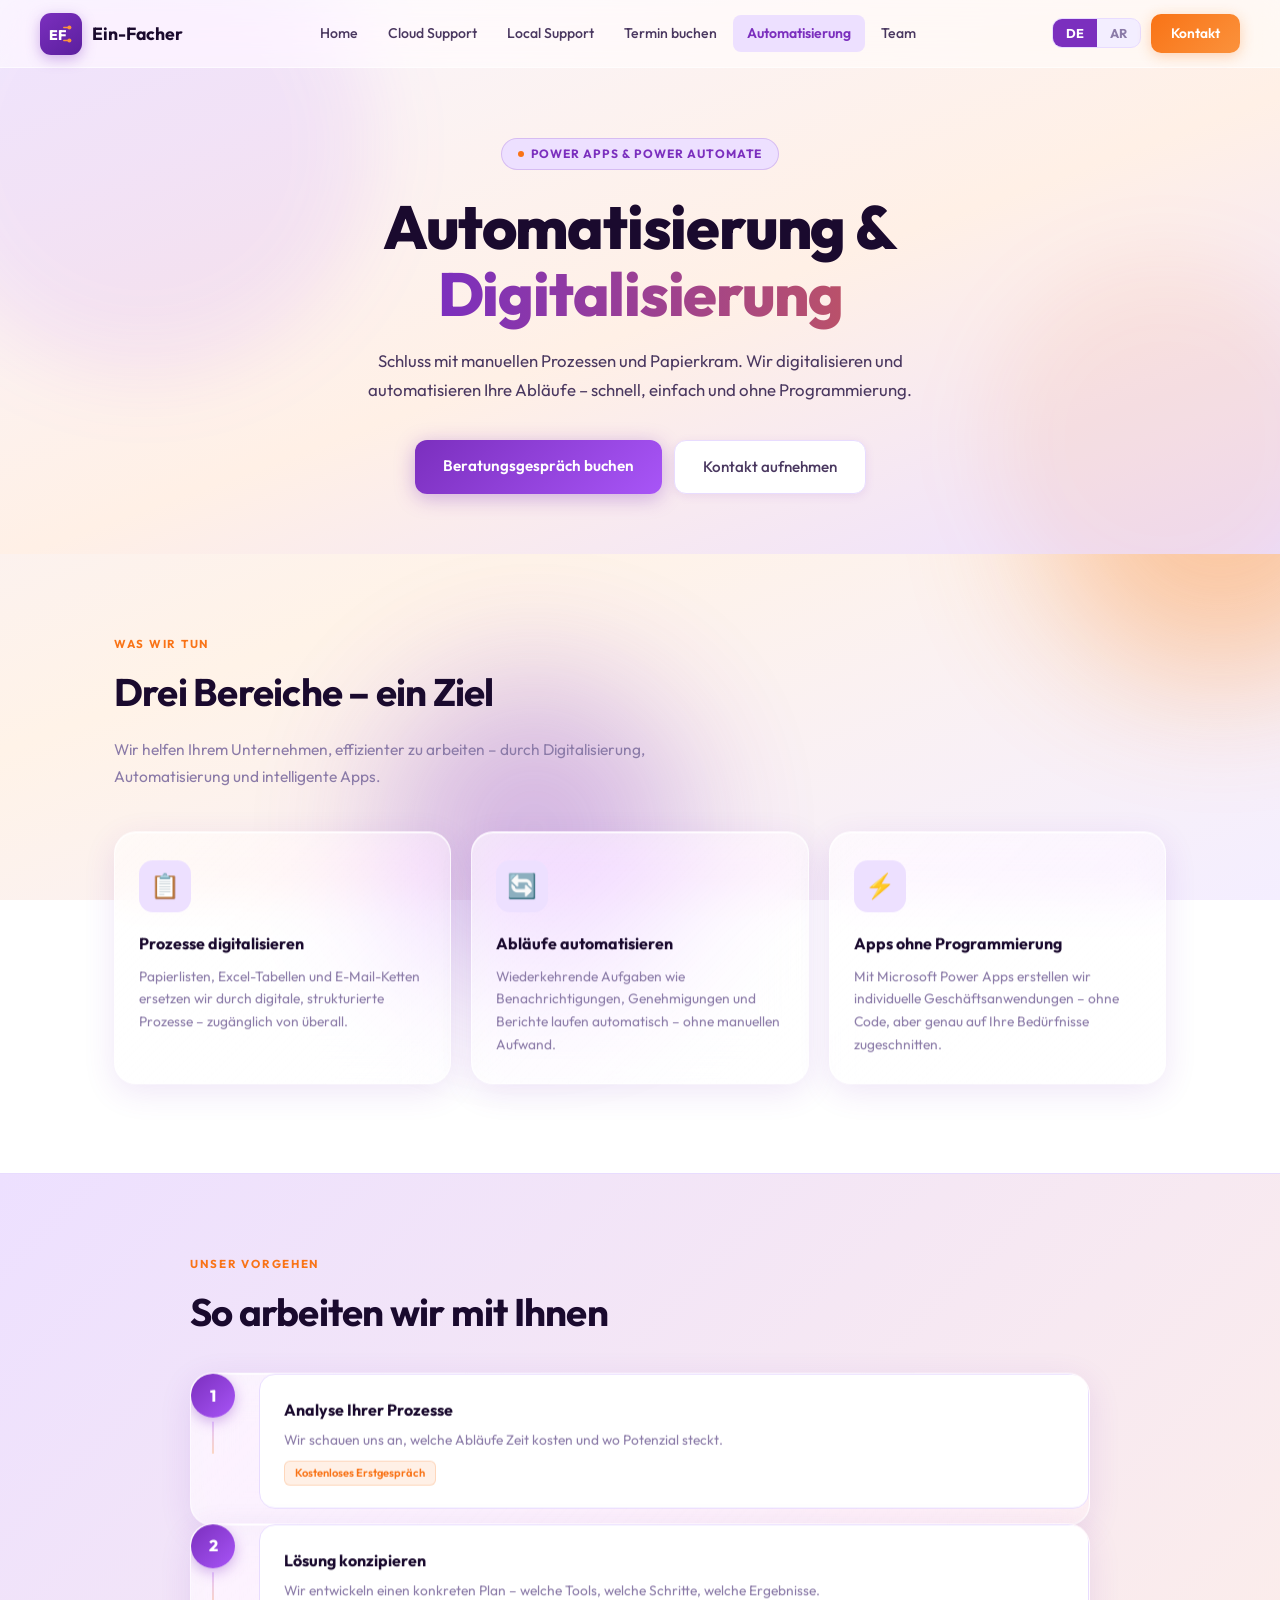
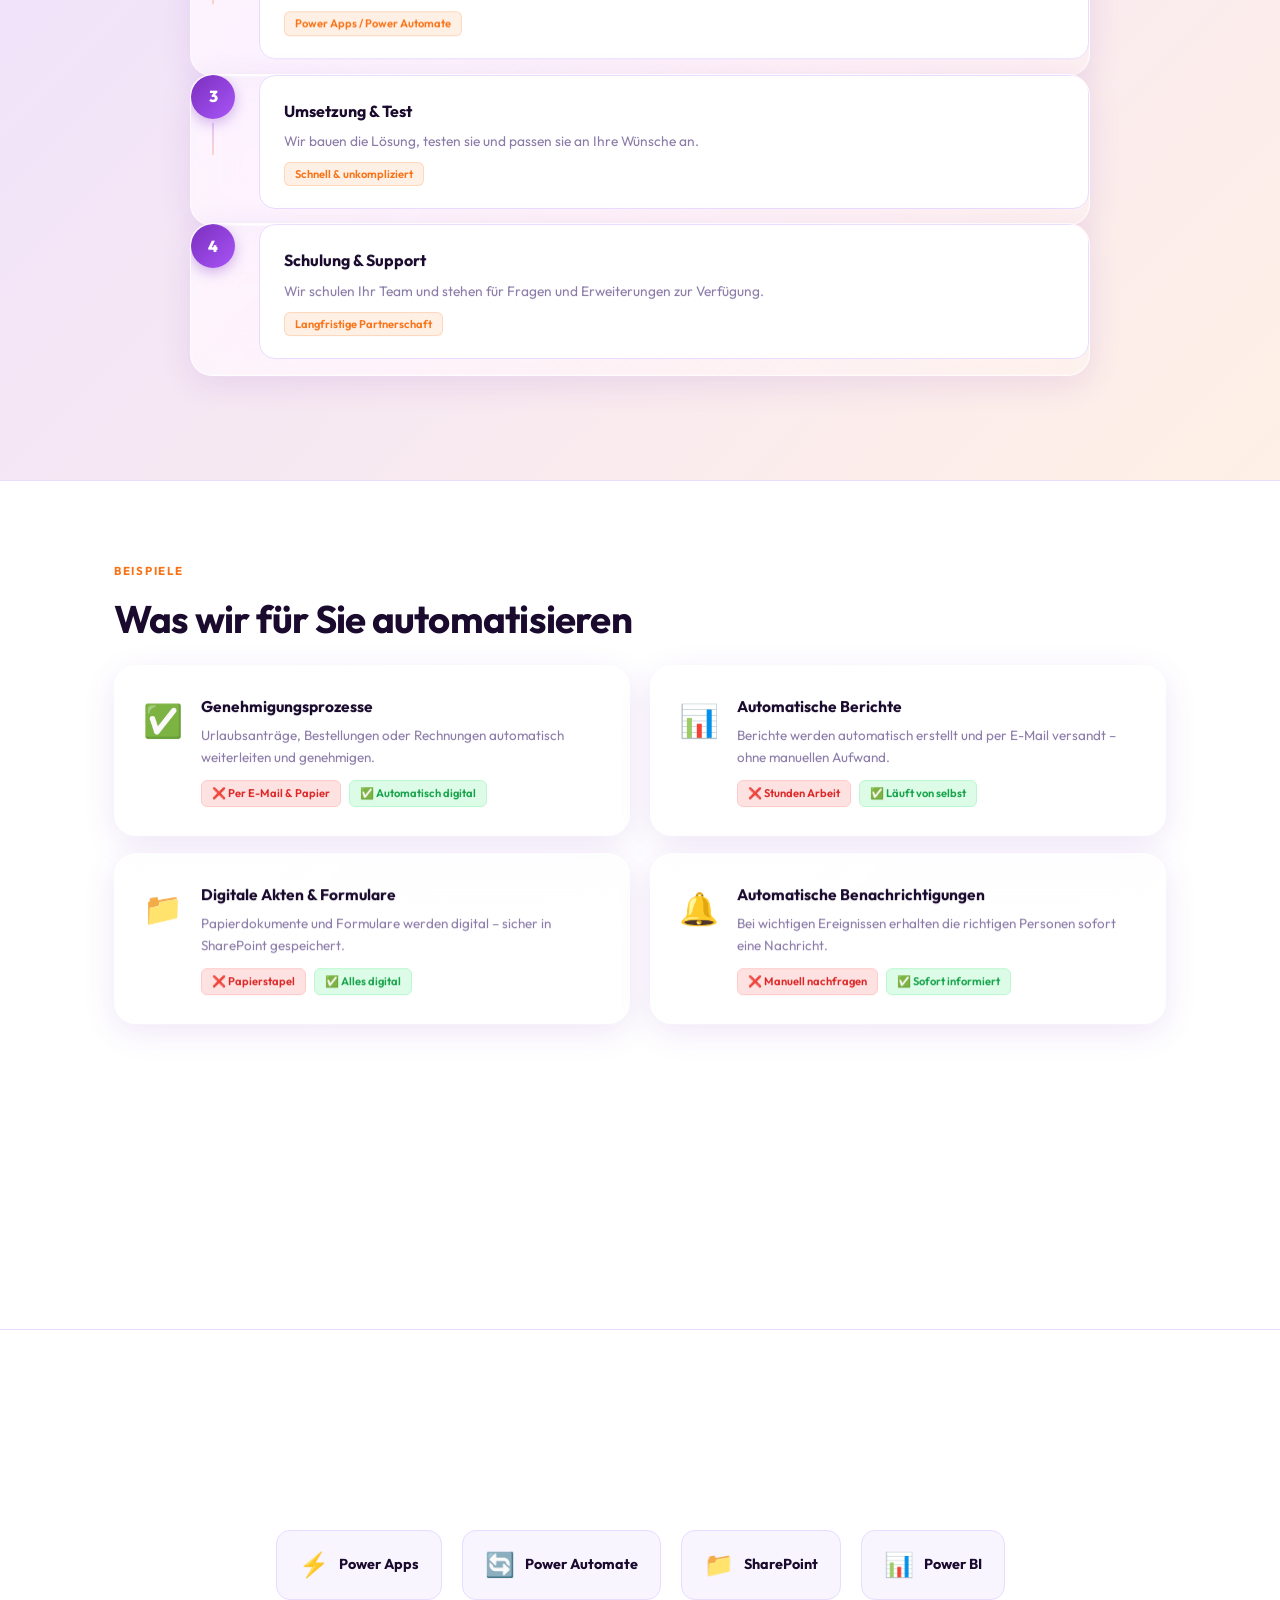
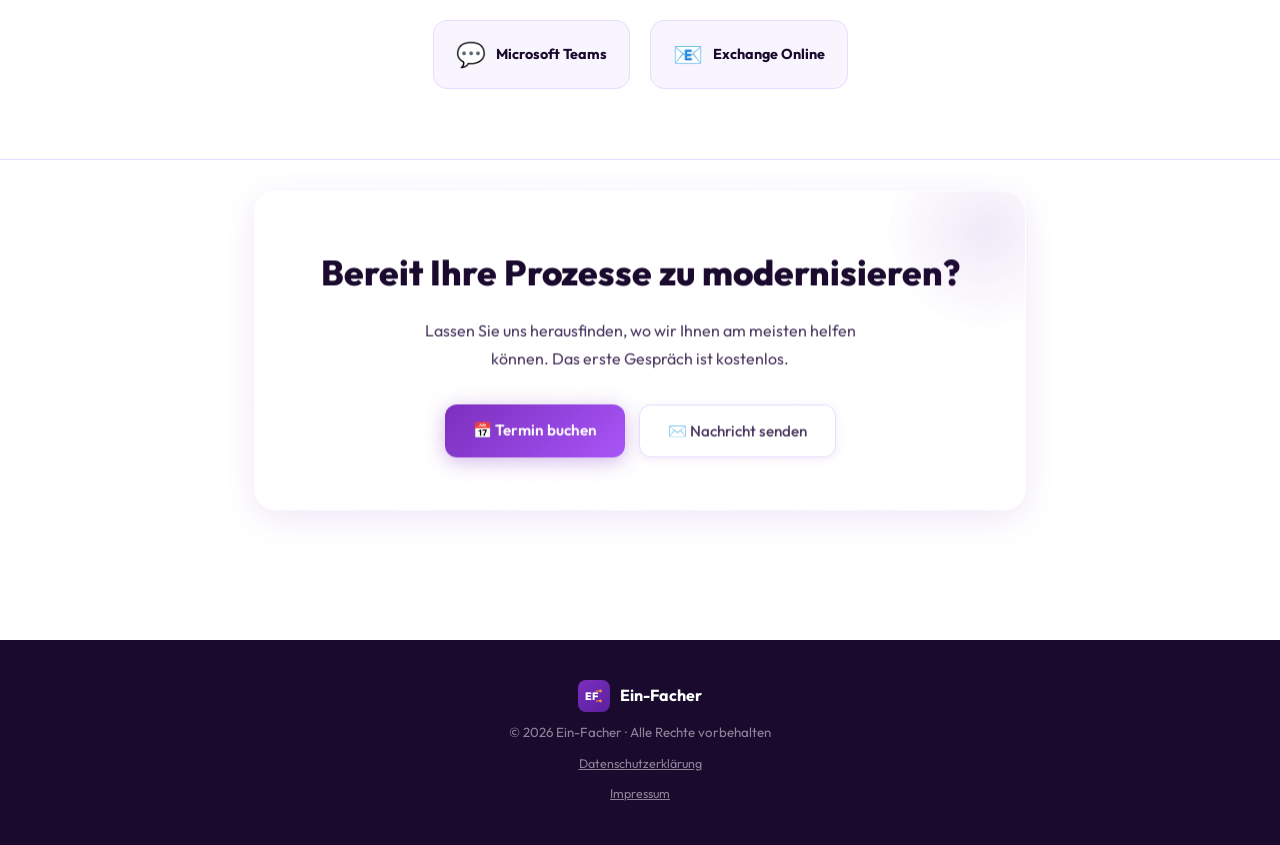
<file: automatisierung.html>
<!DOCTYPE html>
<html lang="de" dir="ltr">
<head>
  <meta charset="UTF-8"/>
  <meta name="viewport" content="width=device-width, initial-scale=1.0"/>
  <title>Automatisierung & Digitalisierung – Ein-Facher</title>
  <link href="https://fonts.googleapis.com/css2?family=Outfit:wght@300;400;500;600;700;800&family=Noto+Kufi+Arabic:wght@300;400;600;700&display=swap" rel="stylesheet"/>
  <style>
    :root {
      --bg:#F8F5FF; --surface:#FFFFFF; --surface2:#F3EEFF;
      --purple:#7B2FBE; --purple-light:#A855F7; --purple-soft:#EDE0FF;
      --orange:#F97316; --orange-light:#FB923C; --orange-soft:#FFF0E6;
      --text:#1A0A2E; --text-mid:#4A3860; --text-muted:#8B7BA8;
      --border:#E8DCFF; --shadow:rgba(123,47,190,0.10);
      --nav-h:68px; --radius:16px;
      --ease:cubic-bezier(0.4,0,0.2,1);
    }
    *,*::before,*::after{box-sizing:border-box;margin:0;padding:0;}
    html{scroll-behavior:smooth;}
    body{background:var(--bg);color:var(--text);font-family:'Outfit',sans-serif;font-size:16px;line-height:1.65;overflow-x:hidden;}
    body.ar{font-family:'Noto Kufi Arabic','Outfit',sans-serif;direction:rtl;}

    /* LOADER */
    .loader{position:fixed;inset:0;z-index:999;background:#fff;display:flex;align-items:center;justify-content:center;transition:opacity 0.6s var(--ease),visibility 0.6s;}
    .loader.done{opacity:0;visibility:hidden;}
    .loader-logo{display:flex;flex-direction:column;align-items:center;gap:16px;animation:loaderPulse 1s ease infinite alternate;}
    .loader-box{width:52px;height:52px;background:linear-gradient(145deg,#7B2FBE,#5B1F9E);border-radius:14px;display:flex;align-items:center;justify-content:center;box-shadow:0 6px 24px rgba(123,47,190,0.4);}
    .loader-box svg{width:32px;height:32px;}
    .loader-text{font-size:1.1rem;font-weight:700;color:var(--text);}
    .loader-text span{color:var(--orange);}
    .loader-bar{width:120px;height:3px;background:var(--border);border-radius:2px;overflow:hidden;}
    .loader-bar::after{content:'';display:block;height:100%;background:linear-gradient(90deg,var(--purple),var(--orange));animation:loadBar 1.2s var(--ease) forwards;}
    @keyframes loadBar{from{width:0}to{width:100%}}
    @keyframes loaderPulse{from{transform:scale(1)}to{transform:scale(1.04)}}

    /* NAV */
    nav{position:fixed;top:0;left:0;right:0;height:var(--nav-h);background:rgba(255,255,255,0);backdrop-filter:blur(0px);border-bottom:1px solid transparent;display:flex;align-items:center;justify-content:space-between;padding:0 40px;z-index:100;transition:background 0.5s var(--ease),backdrop-filter 0.5s,border-color 0.5s,box-shadow 0.5s;}
    nav.scrolled{background:rgba(255,255,255,0.94);backdrop-filter:blur(18px);border-bottom:1px solid var(--border);box-shadow:0 2px 20px var(--shadow);}
    .nav-logo{display:flex;align-items:center;gap:10px;text-decoration:none;transition:transform 0.3s var(--ease);}
    .nav-logo:hover{transform:scale(1.03);}
    .logo-box{width:42px;height:42px;background:linear-gradient(145deg,#7B2FBE,#5B1F9E);border-radius:11px;display:flex;align-items:center;justify-content:center;box-shadow:0 4px 14px rgba(123,47,190,0.35);transition:box-shadow 0.3s,transform 0.3s var(--ease);}
    .nav-logo:hover .logo-box{box-shadow:0 6px 20px rgba(123,47,190,0.5);transform:rotate(-4deg);}
    .logo-box svg{width:26px;height:26px;}
    .logo-text-wrap{display:flex;flex-direction:column;line-height:1.1;}
    .logo-name{font-size:1.1rem;font-weight:700;color:var(--text);}
    .logo-sub{font-size:0.58rem;font-weight:700;letter-spacing:0.2em;color:var(--orange);text-transform:uppercase;}
    .nav-links{display:flex;align-items:center;gap:2px;list-style:none;}
    .nav-links a{padding:7px 14px;border-radius:8px;text-decoration:none;color:var(--text-mid);font-size:0.88rem;font-weight:500;transition:color 0.25s,background 0.25s,transform 0.25s;display:block;}
    .nav-links a:hover{color:var(--purple);background:var(--purple-soft);transform:translateY(-1px);}
    .nav-links a.active{color:var(--purple);font-weight:600;background:var(--purple-soft);}
    .nav-links .soon{opacity:0.4;pointer-events:none;}
    .nav-right{display:flex;align-items:center;gap:10px;}
    .lang-toggle{display:flex;background:var(--surface2);border:1px solid var(--border);border-radius:10px;overflow:hidden;}
    .lang-btn{padding:6px 13px;font-size:0.8rem;font-weight:700;font-family:inherit;cursor:pointer;border:none;background:transparent;color:var(--text-muted);transition:all 0.3s var(--ease);}
    .lang-btn.active{background:var(--purple);color:#fff;}
    .cta-nav{padding:8px 20px;background:linear-gradient(135deg,var(--orange),var(--orange-light));border:none;border-radius:10px;color:#fff;font-size:0.86rem;font-weight:600;font-family:inherit;cursor:pointer;text-decoration:none;box-shadow:0 3px 14px rgba(249,115,22,0.3);transition:opacity 0.3s,transform 0.3s var(--ease);white-space:nowrap;}
    .cta-nav:hover{transform:translateY(-2px);}
    .hamburger{display:none;flex-direction:column;gap:5px;cursor:pointer;background:none;border:none;padding:4px;}
    .hamburger span{width:24px;height:2px;background:var(--text);border-radius:2px;transition:all 0.3s var(--ease);}
    .hamburger.open span:nth-child(1){transform:translateY(7px) rotate(45deg);}
    .hamburger.open span:nth-child(2){opacity:0;transform:scaleX(0);}
    .hamburger.open span:nth-child(3){transform:translateY(-7px) rotate(-45deg);}
    .mobile-menu{display:none;position:fixed;top:var(--nav-h);left:0;right:0;background:#fff;border-bottom:1px solid var(--border);padding:16px 24px;z-index:99;box-shadow:0 8px 24px var(--shadow);flex-direction:column;gap:4px;transform:translateY(-10px);opacity:0;transition:transform 0.35s var(--ease),opacity 0.35s var(--ease);}
    .mobile-menu.open{display:flex;transform:translateY(0);opacity:1;}
    .mobile-menu a{padding:11px 14px;border-radius:10px;text-decoration:none;color:var(--text-mid);font-size:0.95rem;font-weight:500;transition:background 0.25s,color 0.25s,transform 0.25s;}
    .mobile-menu a:hover{background:var(--purple-soft);color:var(--purple);transform:translateX(4px);}
    .mobile-menu a.soon{opacity:0.4;pointer-events:none;}
    .mobile-menu a.active{color:var(--purple);font-weight:600;}

    /* HERO */
    .page-hero{padding:calc(var(--nav-h) + 70px) 24px 60px;text-align:center;position:relative;overflow:hidden;background:linear-gradient(160deg,#F8F5FF 0%,#FFF0E6 55%,#EDE0FF 100%);}
    .blob{position:absolute;border-radius:50%;pointer-events:none;filter:blur(40px);}
    .blob1{width:450px;height:450px;background:rgba(168,85,247,0.1);top:-80px;left:-80px;animation:blobFloat1 8s ease-in-out infinite;}
    .blob2{width:350px;height:350px;background:rgba(249,115,22,0.08);bottom:-60px;right:-60px;animation:blobFloat2 10s ease-in-out infinite;}
    @keyframes blobFloat1{0%,100%{transform:translate(0,0)}50%{transform:translate(25px,18px)}}
    @keyframes blobFloat2{0%,100%{transform:translate(0,0)}50%{transform:translate(-18px,-25px)}}
    .hero-badge{display:inline-flex;align-items:center;gap:7px;background:var(--purple-soft);border:1px solid rgba(123,47,190,0.2);border-radius:100px;padding:5px 16px;font-size:0.75rem;color:var(--purple);font-weight:700;letter-spacing:0.08em;text-transform:uppercase;margin-bottom:24px;opacity:0;animation:heroItem 0.8s 0.3s var(--ease) forwards;}
    .badge-dot{width:6px;height:6px;border-radius:50%;background:var(--orange);animation:pulse 2s infinite;}
    .page-hero h1{font-size:clamp(2rem,5vw,3.8rem);font-weight:800;line-height:1.1;letter-spacing:-0.02em;margin-bottom:18px;opacity:0;animation:heroItem 0.8s 0.5s var(--ease) forwards;}
    .page-hero h1 .grad{background:linear-gradient(90deg,var(--purple),var(--orange));-webkit-background-clip:text;-webkit-text-fill-color:transparent;background-clip:text;background-size:200% auto;animation:gradShift 4s ease infinite;}
    .page-hero p{max-width:580px;font-size:1.05rem;color:var(--text-mid);margin:0 auto 36px;font-weight:400;line-height:1.75;opacity:0;animation:heroItem 0.8s 0.7s var(--ease) forwards;}
    .hero-actions{display:flex;gap:12px;justify-content:center;flex-wrap:wrap;opacity:0;animation:heroItem 0.8s 0.9s var(--ease) forwards;}
    @keyframes heroItem{from{opacity:0;transform:translateY(24px)}to{opacity:1;transform:translateY(0)}}
    @keyframes gradShift{0%,100%{background-position:0% center}50%{background-position:100% center}}
    @keyframes pulse{0%,100%{opacity:1;transform:scale(1)}50%{opacity:0.6;transform:scale(1.3)}}

    .btn-primary{padding:13px 28px;background:linear-gradient(135deg,var(--purple),var(--purple-light));border:none;border-radius:12px;color:#fff;font-size:0.95rem;font-weight:600;font-family:inherit;cursor:pointer;text-decoration:none;box-shadow:0 4px 20px rgba(123,47,190,0.35);transition:transform 0.3s var(--ease),box-shadow 0.3s;}
    .btn-primary:hover{transform:translateY(-3px);box-shadow:0 8px 28px rgba(123,47,190,0.45);}
    .btn-outline{padding:13px 28px;background:#fff;border:1.5px solid var(--border);border-radius:12px;color:var(--text-mid);font-size:0.95rem;font-weight:500;font-family:inherit;cursor:pointer;text-decoration:none;transition:border-color 0.3s,color 0.3s,transform 0.3s var(--ease);box-shadow:0 2px 10px var(--shadow);}
    .btn-outline:hover{border-color:var(--purple-light);color:var(--purple);transform:translateY(-3px);}

    /* WHAT SECTION */
    .what-section{padding:80px 24px;max-width:1100px;margin:0 auto;}
    .section-label{font-size:0.72rem;font-weight:700;letter-spacing:0.15em;text-transform:uppercase;color:var(--orange);margin-bottom:8px;}
    .section-title{font-size:clamp(1.6rem,3vw,2.4rem);font-weight:700;letter-spacing:-0.02em;margin-bottom:12px;color:var(--text);}
    .section-sub{color:var(--text-muted);max-width:560px;font-size:0.97rem;margin-bottom:50px;line-height:1.75;}
    .what-grid{display:grid;grid-template-columns:repeat(3,1fr);gap:20px;}
    .what-card{background:#fff;border:1.5px solid var(--border);border-radius:var(--radius);padding:28px 24px;transition:border-color 0.4s var(--ease),transform 0.4s var(--ease),box-shadow 0.4s var(--ease);position:relative;overflow:hidden;}
    .what-card::before{content:'';position:absolute;top:0;left:0;right:0;height:3px;background:linear-gradient(90deg,var(--purple),var(--orange));transform:scaleX(0);transform-origin:left;transition:transform 0.4s var(--ease);}
    .what-card:hover{border-color:var(--purple-light);transform:translateY(-6px);box-shadow:0 16px 40px var(--shadow);}
    .what-card:hover::before{transform:scaleX(1);}
    .what-icon{width:52px;height:52px;border-radius:14px;display:flex;align-items:center;justify-content:center;font-size:24px;margin-bottom:18px;background:var(--purple-soft);transition:transform 0.4s var(--ease);}
    .what-card:hover .what-icon{transform:scale(1.1) rotate(-5deg);}
    .what-card h3{font-size:1rem;font-weight:700;margin-bottom:8px;color:var(--text);}
    .what-card p{color:var(--text-muted);font-size:0.86rem;line-height:1.65;}

    /* PROCESS SECTION */
    .process-section{background:linear-gradient(135deg,var(--purple-soft) 0%,var(--orange-soft) 100%);padding:80px 24px;border-top:1px solid var(--border);border-bottom:1px solid var(--border);}
    .process-inner{max-width:900px;margin:0 auto;}
    .process-steps{display:flex;flex-direction:column;gap:0;margin-top:44px;}
    .process-step{display:flex;gap:24px;align-items:flex-start;position:relative;}
    .step-left{display:flex;flex-direction:column;align-items:center;gap:0;}
    .step-num{width:44px;height:44px;border-radius:50%;background:linear-gradient(135deg,var(--purple),var(--purple-light));color:#fff;font-size:1rem;font-weight:800;display:flex;align-items:center;justify-content:center;flex-shrink:0;box-shadow:0 4px 14px rgba(123,47,190,0.35);}
    .step-line{width:2px;flex:1;min-height:32px;background:linear-gradient(var(--purple-light),var(--orange-light));opacity:0.3;margin:4px 0;}
    .process-step:last-child .step-line{display:none;}
    .step-content{background:#fff;border:1.5px solid var(--border);border-radius:var(--radius);padding:22px 24px;flex:1;margin-bottom:16px;transition:transform 0.3s var(--ease),box-shadow 0.3s var(--ease);}
    .step-content:hover{transform:translateX(6px);box-shadow:0 8px 24px var(--shadow);}
    body.ar .step-content:hover{transform:translateX(-6px);}
    .step-content h4{font-size:1rem;font-weight:700;color:var(--text);margin-bottom:6px;}
    .step-content p{font-size:0.86rem;color:var(--text-muted);line-height:1.6;}
    .step-tag{display:inline-block;margin-top:10px;padding:2px 10px;background:var(--orange-soft);border:1px solid rgba(249,115,22,0.2);border-radius:6px;font-size:0.7rem;color:var(--orange);font-weight:600;}

    /* EXAMPLES SECTION */
    .examples-section{padding:80px 24px;max-width:1100px;margin:0 auto;}
    .examples-grid{display:grid;grid-template-columns:repeat(2,1fr);gap:20px;margin-top:44px;}
    .example-card{background:#fff;border:1.5px solid var(--border);border-radius:var(--radius);padding:28px;display:flex;gap:18px;align-items:flex-start;transition:border-color 0.3s var(--ease),transform 0.3s var(--ease),box-shadow 0.3s var(--ease);}
    .example-card:hover{border-color:var(--orange-light);transform:translateY(-4px);box-shadow:0 12px 32px var(--shadow);}
    .example-icon{font-size:2rem;flex-shrink:0;transition:transform 0.3s var(--ease);}
    .example-card:hover .example-icon{transform:scale(1.15) rotate(-5deg);}
    .example-card h4{font-size:0.97rem;font-weight:700;color:var(--text);margin-bottom:6px;}
    .example-card p{font-size:0.84rem;color:var(--text-muted);line-height:1.6;}
    .example-before-after{display:flex;gap:8px;margin-top:12px;flex-wrap:wrap;}
    .badge-before{padding:3px 10px;background:#FEE2E2;border:1px solid #FECACA;border-radius:6px;font-size:0.7rem;color:#DC2626;font-weight:600;}
    .badge-after{padding:3px 10px;background:#DCFCE7;border:1px solid #BBF7D0;border-radius:6px;font-size:0.7rem;color:#16A34A;font-weight:600;}

    /* TOOLS SECTION */
    .tools-section{background:#fff;border-top:1px solid var(--border);border-bottom:1px solid var(--border);padding:70px 24px;}
    .tools-inner{max-width:900px;margin:0 auto;text-align:center;}
    .tools-grid{display:flex;justify-content:center;gap:20px;flex-wrap:wrap;margin-top:40px;}
    .tool-badge{display:flex;align-items:center;gap:10px;background:var(--bg);border:1.5px solid var(--border);border-radius:14px;padding:14px 22px;transition:border-color 0.3s,transform 0.3s var(--ease),box-shadow 0.3s;}
    .tool-badge:hover{border-color:var(--purple-light);transform:translateY(-3px);box-shadow:0 8px 20px var(--shadow);}
    .tool-badge .t-icon{font-size:1.5rem;}
    .tool-badge .t-name{font-size:0.9rem;font-weight:700;color:var(--text);}

    /* CTA SECTION */
    .cta-section{padding:80px 24px;max-width:820px;margin:0 auto;text-align:center;}
    .cta-box{background:linear-gradient(135deg,var(--purple-soft),var(--orange-soft));border:1.5px solid var(--border);border-radius:24px;padding:52px 40px;position:relative;overflow:hidden;}
    .cta-box::before{content:'';position:absolute;top:-60px;right:-60px;width:200px;height:200px;background:radial-gradient(circle,rgba(123,47,190,0.1),transparent 70%);border-radius:50%;}
    .cta-box h2{font-size:clamp(1.5rem,3vw,2.2rem);font-weight:800;margin-bottom:14px;color:var(--text);}
    .cta-box p{color:var(--text-mid);font-size:1rem;line-height:1.75;max-width:480px;margin:0 auto 32px;}
    .cta-actions{display:flex;gap:14px;justify-content:center;flex-wrap:wrap;}

    /* FOOTER */
    footer{background:var(--text);color:#fff;padding:40px;text-align:center;}
    .footer-brand{display:flex;align-items:center;justify-content:center;gap:10px;margin-bottom:10px;}
    .footer-logo-box{width:32px;height:32px;background:linear-gradient(145deg,#7B2FBE,#5B1F9E);border-radius:8px;display:flex;align-items:center;justify-content:center;}
    .footer-logo-box svg{width:20px;height:20px;}
    .footer-name{font-size:1rem;font-weight:700;color:#fff;}
    .footer-name span{color:var(--orange-light);}
    footer p{color:rgba(255,255,255,0.5);font-size:0.83rem;margin-top:6px;}

    /* REVEAL */
    .reveal{opacity:0;transform:translateY(28px);transition:opacity 0.7s var(--ease),transform 0.7s var(--ease);}
    .reveal.visible{opacity:1;transform:translateY(0);}
    .reveal-left{opacity:0;transform:translateX(-28px);transition:opacity 0.7s var(--ease),transform 0.7s var(--ease);}
    .reveal-left.visible{opacity:1;transform:translateX(0);}
    .reveal-right{opacity:0;transform:translateX(28px);transition:opacity 0.7s var(--ease),transform 0.7s var(--ease);}
    .reveal-right.visible{opacity:1;transform:translateX(0);}

    /* RESPONSIVE */
    @media(max-width:900px){.what-grid{grid-template-columns:1fr 1fr;}.examples-grid{grid-template-columns:1fr;}}
    @media(max-width:600px){
      nav{padding:0 16px;}.nav-links{display:none;}.hamburger{display:flex;}.cta-nav{display:none;}
      .page-hero{padding:calc(var(--nav-h) + 40px) 16px 50px;}
      .what-section{padding:60px 16px;}.what-grid{grid-template-columns:1fr;}
      .process-section{padding:60px 16px;}
      .examples-section{padding:60px 16px;}
      .tools-section{padding:50px 16px;}
      .cta-section{padding:60px 16px;}.cta-box{padding:32px 20px;}
      footer{padding:28px 16px;}
    }
    body.ar .nav-links{flex-direction:row-reverse;}
    body.ar .what-card::before{transform-origin:right;}
    body.ar .mobile-menu a:hover{transform:translateX(-4px);}
  </style>
<link rel="stylesheet" href="glass.css"/>
<link rel="icon" type="image/svg+xml" href="favicon.svg"/>
</head>
<body>

<!-- LOADER -->
<div class="loader" id="loader">
  <div class="loader-logo">
    <div class="loader-box"><svg viewBox="0 0 28 28" fill="none"><text x="1" y="20" font-family="Outfit,sans-serif" font-weight="800" font-size="15" fill="white">EF</text><circle cx="23" cy="7" r="2.2" fill="#FB923C"/><circle cx="23" cy="21" r="2.2" fill="#FB923C"/><line x1="21" y1="7" x2="17" y2="7" stroke="#FB923C" stroke-width="1.5" stroke-linecap="round"/><line x1="21" y1="21" x2="17" y2="21" stroke="#FB923C" stroke-width="1.5" stroke-linecap="round"/></svg></div>
    <div class="loader-text">Ein-Facher</div>
    <div class="loader-bar"></div>
  </div>
</div>

<!-- NAV -->
<nav id="mainNav">
  <a href="index.html" class="nav-logo">
    <div class="logo-box"><svg viewBox="0 0 28 28" fill="none"><text x="1" y="20" font-family="Outfit,sans-serif" font-weight="800" font-size="15" fill="white">EF</text><circle cx="23" cy="7" r="2.2" fill="#FB923C"/><circle cx="23" cy="21" r="2.2" fill="#FB923C"/><line x1="21" y1="7" x2="17" y2="7" stroke="#FB923C" stroke-width="1.5" stroke-linecap="round"/><line x1="21" y1="21" x2="17" y2="21" stroke="#FB923C" stroke-width="1.5" stroke-linecap="round"/></svg></div>
    <div class="logo-text-wrap"><span class="logo-name">Ein-Facher</span></div>
  </a>
  <ul class="nav-links">
    <li><a href="index.html" data-de="Home" data-ar="الرئيسية">Home</a></li>
    <li><a href="cloud-support.html" data-de="Cloud Support" data-ar="دعم السحابة">Cloud Support</a></li>
    <li><a href="local-support.html" data-de="Local Support" data-ar="الدعم المحلي">Local Support</a></li>
    <li><a href="termin.html" data-de="Termin buchen" data-ar="حجز موعد">Termin buchen</a></li>
    <li><a href="automatisierung.html" class="active" data-de="Automatisierung" data-ar="الأتمتة">Automatisierung</a></li>
    <li><a href="team.html" data-de="Team" data-ar="الفريق">Team</a></li>
  </ul>
  <div class="nav-right">
    <div class="lang-toggle">
      <button class="lang-btn active" onclick="setLang('de')">DE</button>
      <button class="lang-btn" onclick="setLang('ar')">AR</button>
    </div>
    <a href="index.html#contact" class="cta-nav" data-de="Kontakt" data-ar="تواصل معنا">Kontakt</a>
    <button class="hamburger" id="hamburger" onclick="toggleMenu()"><span></span><span></span><span></span></button>
  </div>
</nav>

<!-- MOBILE MENU -->
<div class="mobile-menu" id="mobileMenu">
  <a href="index.html" onclick="closeMenu()" data-de="Home" data-ar="الرئيسية">Home</a>
  <a href="cloud-support.html" data-de="Cloud Support" data-ar="دعم السحابة">Cloud Support</a>
  <a href="local-support.html" data-de="Local Support" data-ar="الدعم المحلي">Local Support</a>
  <a href="termin.html" data-de="Termin buchen" data-ar="حجز موعد">Termin buchen</a>
  <a href="automatisierung.html" class="active" data-de="Automatisierung" data-ar="الأتمتة">Automatisierung</a>
  <a href="team.html" data-de="Team" data-ar="الفريق">Team</a>
  <a href="index.html#contact" onclick="closeMenu()" style="color:var(--orange);font-weight:600;" data-de="Kontakt" data-ar="تواصل معنا">Kontakt</a>
</div>

<!-- HERO -->
<div class="page-hero">
  <div class="blob blob1"></div><div class="blob blob2"></div>
  <div class="hero-badge"><span class="badge-dot"></span><span data-de="Power Apps & Power Automate" data-ar="Power Apps و Power Automate">Power Apps & Power Automate</span></div>
  <h1>
    <span data-de="Automatisierung &" data-ar="الأتمتة و">Automatisierung &</span><br/>
    <span class="grad" data-de="Digitalisierung" data-ar="الرقمنة">Digitalisierung</span>
  </h1>
  <p data-de="Schluss mit manuellen Prozessen und Papierkram. Wir digitalisieren und automatisieren Ihre Abläufe – schnell, einfach und ohne Programmierung." data-ar="انتهى وقت العمليات اليدوية والأوراق. نرقمن ونؤتمت عملياتك – بسرعة وسهولة ودون برمجة.">Schluss mit manuellen Prozessen und Papierkram. Wir digitalisieren und automatisieren Ihre Abläufe – schnell, einfach und ohne Programmierung.</p>
  <div class="hero-actions">
    <a href="termin.html" class="btn-primary" data-de="Beratungsgespräch buchen" data-ar="احجز استشارة">Beratungsgespräch buchen</a>
    <a href="index.html#contact" class="btn-outline" data-de="Kontakt aufnehmen" data-ar="تواصل معنا">Kontakt aufnehmen</a>
  </div>
</div>

<!-- WHAT WE DO -->
<section class="what-section">
  <p class="section-label reveal" data-de="Was wir tun" data-ar="ما نقدمه">Was wir tun</p>
  <h2 class="section-title reveal" data-de="Drei Bereiche – ein Ziel" data-ar="ثلاثة مجالات – هدف واحد">Drei Bereiche – ein Ziel</h2>
  <p class="section-sub reveal" data-de="Wir helfen Ihrem Unternehmen, effizienter zu arbeiten – durch Digitalisierung, Automatisierung und intelligente Apps." data-ar="نساعد شركتك على العمل بكفاءة أكبر – من خلال الرقمنة والأتمتة والتطبيقات الذكية.">Wir helfen Ihrem Unternehmen, effizienter zu arbeiten – durch Digitalisierung, Automatisierung und intelligente Apps.</p>
  <div class="what-grid">
    <div class="what-card reveal">
      <div class="what-icon">📋</div>
      <h3 data-de="Prozesse digitalisieren" data-ar="رقمنة العمليات">Prozesse digitalisieren</h3>
      <p data-de="Papierlisten, Excel-Tabellen und E-Mail-Ketten ersetzen wir durch digitale, strukturierte Prozesse – zugänglich von überall." data-ar="نستبدل القوائم الورقية وجداول Excel وسلاسل البريد الإلكتروني بعمليات رقمية منظمة – يمكن الوصول إليها من أي مكان.">Papierlisten, Excel-Tabellen und E-Mail-Ketten ersetzen wir durch digitale, strukturierte Prozesse – zugänglich von überall.</p>
    </div>
    <div class="what-card reveal">
      <div class="what-icon">🔄</div>
      <h3 data-de="Abläufe automatisieren" data-ar="أتمتة سير العمل">Abläufe automatisieren</h3>
      <p data-de="Wiederkehrende Aufgaben wie Benachrichtigungen, Genehmigungen und Berichte laufen automatisch – ohne manuellen Aufwand." data-ar="المهام المتكررة كالإشعارات والموافقات والتقارير تعمل تلقائياً – دون جهد يدوي.">Wiederkehrende Aufgaben wie Benachrichtigungen, Genehmigungen und Berichte laufen automatisch – ohne manuellen Aufwand.</p>
    </div>
    <div class="what-card reveal">
      <div class="what-icon">⚡</div>
      <h3 data-de="Apps ohne Programmierung" data-ar="تطبيقات بلا برمجة">Apps ohne Programmierung</h3>
      <p data-de="Mit Microsoft Power Apps erstellen wir individuelle Geschäftsanwendungen – ganz ohne Code, aber genau auf Ihre Bedürfnisse zugeschnitten." data-ar="باستخدام Microsoft Power Apps ننشئ تطبيقات أعمال مخصصة – بدون أكواد، لكن مصممة تماماً وفق احتياجاتك.">Mit Microsoft Power Apps erstellen wir individuelle Geschäftsanwendungen – ohne Code, aber genau auf Ihre Bedürfnisse zugeschnitten.</p>
    </div>
  </div>
</section>

<!-- PROCESS -->
<section class="process-section">
  <div class="process-inner">
    <p class="section-label reveal" data-de="Unser Vorgehen" data-ar="منهجيتنا">Unser Vorgehen</p>
    <h2 class="section-title reveal" data-de="So arbeiten wir mit Ihnen" data-ar="هكذا نعمل معك">So arbeiten wir mit Ihnen</h2>
    <div class="process-steps">
      <div class="process-step reveal">
        <div class="step-left"><div class="step-num">1</div><div class="step-line"></div></div>
        <div class="step-content">
          <h4 data-de="Analyse Ihrer Prozesse" data-ar="تحليل عملياتك">Analyse Ihrer Prozesse</h4>
          <p data-de="Wir schauen uns gemeinsam an, welche Abläufe Zeit kosten und wo Potenzial für Automatisierung steckt." data-ar="ننظر معاً إلى العمليات التي تستهلك الوقت وأين يكمن إمكانية الأتمتة.">Wir schauen uns an, welche Abläufe Zeit kosten und wo Potenzial steckt.</p>
          <span class="step-tag" data-de="Kostenloses Erstgespräch" data-ar="استشارة أولى مجانية">Kostenloses Erstgespräch</span>
        </div>
      </div>
      <div class="process-step reveal">
        <div class="step-left"><div class="step-num">2</div><div class="step-line"></div></div>
        <div class="step-content">
          <h4 data-de="Lösung konzipieren" data-ar="تصميم الحل">Lösung konzipieren</h4>
          <p data-de="Wir entwickeln einen konkreten Plan – welche Tools, welche Schritte, welche Ergebnisse Sie erwarten können." data-ar="نضع خطة محددة – أي أدوات، أي خطوات، وما النتائج التي يمكن توقعها.">Wir entwickeln einen konkreten Plan – welche Tools, welche Schritte, welche Ergebnisse.</p>
          <span class="step-tag" data-de="Power Apps / Power Automate" data-ar="Power Apps / Power Automate">Power Apps / Power Automate</span>
        </div>
      </div>
      <div class="process-step reveal">
        <div class="step-left"><div class="step-num">3</div><div class="step-line"></div></div>
        <div class="step-content">
          <h4 data-de="Umsetzung & Test" data-ar="التنفيذ والاختبار">Umsetzung & Test</h4>
          <p data-de="Wir bauen die Lösung, testen sie gemeinsam mit Ihnen und passen sie an Ihre Wünsche an." data-ar="نبني الحل ونختبره معك ونكيفه وفق رغباتك.">Wir bauen die Lösung, testen sie und passen sie an Ihre Wünsche an.</p>
          <span class="step-tag" data-de="Schnell & unkompliziert" data-ar="سريع وبسيط">Schnell & unkompliziert</span>
        </div>
      </div>
      <div class="process-step reveal">
        <div class="step-left"><div class="step-num">4</div><div class="step-line"></div></div>
        <div class="step-content">
          <h4 data-de="Schulung & Support" data-ar="التدريب والدعم">Schulung & Support</h4>
          <p data-de="Wir schulen Ihr Team und stehen danach für Fragen und Erweiterungen weiterhin zur Verfügung." data-ar="ندرب فريقك ونبقى متاحين للأسئلة والتوسعات بعد ذلك.">Wir schulen Ihr Team und stehen für Fragen und Erweiterungen zur Verfügung.</p>
          <span class="step-tag" data-de="Langfristige Partnerschaft" data-ar="شراكة طويلة الأمد">Langfristige Partnerschaft</span>
        </div>
      </div>
    </div>
  </div>
</section>

<!-- EXAMPLES -->
<section class="examples-section">
  <p class="section-label reveal" data-de="Beispiele" data-ar="أمثلة">Beispiele</p>
  <h2 class="section-title reveal" data-de="Was wir für Sie automatisieren" data-ar="ما يمكننا أتمتته لك">Was wir für Sie automatisieren</h2>
  <div class="examples-grid">
    <div class="example-card reveal">
      <div class="example-icon">✅</div>
      <div>
        <h4 data-de="Genehmigungsprozesse" data-ar="عمليات الموافقة">Genehmigungsprozesse</h4>
        <p data-de="Urlaubsanträge, Bestellungen oder Rechnungen automatisch zur richtigen Person weiterleiten und genehmigen lassen." data-ar="توجيه طلبات الإجازات والطلبيات والفواتير تلقائياً للشخص المناسب والحصول على الموافقة.">Urlaubsanträge, Bestellungen oder Rechnungen automatisch weiterleiten und genehmigen.</p>
        <div class="example-before-after">
          <span class="badge-before" data-de="❌ Per E-Mail & Papier" data-ar="❌ عبر البريد والورق">❌ Per E-Mail & Papier</span>
          <span class="badge-after" data-de="✅ Automatisch digital" data-ar="✅ رقمي تلقائي">✅ Automatisch digital</span>
        </div>
      </div>
    </div>
    <div class="example-card reveal">
      <div class="example-icon">📊</div>
      <div>
        <h4 data-de="Automatische Berichte" data-ar="التقارير التلقائية">Automatische Berichte</h4>
        <p data-de="Wöchentliche oder monatliche Berichte werden automatisch erstellt und per E-Mail versandt – ohne manuellen Aufwand." data-ar="إنشاء التقارير الأسبوعية أو الشهرية تلقائياً وإرسالها عبر البريد الإلكتروني – دون جهد يدوي.">Berichte werden automatisch erstellt und per E-Mail versandt – ohne manuellen Aufwand.</p>
        <div class="example-before-after">
          <span class="badge-before" data-de="❌ Stunden Arbeit" data-ar="❌ ساعات عمل">❌ Stunden Arbeit</span>
          <span class="badge-after" data-de="✅ Läuft von selbst" data-ar="✅ يعمل تلقائياً">✅ Läuft von selbst</span>
        </div>
      </div>
    </div>
    <div class="example-card reveal">
      <div class="example-icon">📁</div>
      <div>
        <h4 data-de="Digitale Akten & Formulare" data-ar="الملفات والنماذج الرقمية">Digitale Akten & Formulare</h4>
        <p data-de="Papierdokumente, Checklisten und Formulare werden digital – sicher gespeichert in SharePoint, überall abrufbar." data-ar="المستندات الورقية والقوائم المرجعية والنماذج تصبح رقمية – محفوظة بأمان في SharePoint ويمكن الوصول إليها من أي مكان.">Papierdokumente und Formulare werden digital – sicher in SharePoint gespeichert.</p>
        <div class="example-before-after">
          <span class="badge-before" data-de="❌ Papierstapel" data-ar="❌ أكوام الأوراق">❌ Papierstapel</span>
          <span class="badge-after" data-de="✅ Alles digital" data-ar="✅ كل شيء رقمي">✅ Alles digital</span>
        </div>
      </div>
    </div>
    <div class="example-card reveal">
      <div class="example-icon">🔔</div>
      <div>
        <h4 data-de="Automatische Benachrichtigungen" data-ar="الإشعارات التلقائية">Automatische Benachrichtigungen</h4>
        <p data-de="Bei wichtigen Ereignissen – z.B. neuer Auftrag, Fristablauf oder Systemfehler – erhalten die richtigen Personen sofort eine Nachricht." data-ar="عند الأحداث المهمة – كطلب جديد أو انتهاء مدة أو خطأ في النظام – يتلقى الأشخاص المناسبون رسالة فورية.">Bei wichtigen Ereignissen erhalten die richtigen Personen sofort eine Nachricht.</p>
        <div class="example-before-after">
          <span class="badge-before" data-de="❌ Manuell nachfragen" data-ar="❌ الاستفسار اليدوي">❌ Manuell nachfragen</span>
          <span class="badge-after" data-de="✅ Sofort informiert" data-ar="✅ إعلام فوري">✅ Sofort informiert</span>
        </div>
      </div>
    </div>
    <div class="example-card reveal">
      <div class="example-icon">👥</div>
      <div>
        <h4 data-de="Onboarding neuer Mitarbeiter" data-ar="تهيئة الموظفين الجدد">Onboarding neuer Mitarbeiter</h4>
        <p data-de="Neue Mitarbeiter automatisch ins System eintragen, Zugänge anlegen, Willkommens-E-Mail senden – alles in einem Schritt." data-ar="تسجيل الموظفين الجدد تلقائياً في النظام وإنشاء صلاحيات وإرسال بريد ترحيبي – كل شيء في خطوة واحدة.">Neue Mitarbeiter automatisch eintragen, Zugänge anlegen, Willkommens-E-Mail senden.</p>
        <div class="example-before-after">
          <span class="badge-before" data-de="❌ Tage Arbeit" data-ar="❌ أيام عمل">❌ Tage Arbeit</span>
          <span class="badge-after" data-de="✅ In Minuten erledigt" data-ar="✅ في دقائق">✅ In Minuten erledigt</span>
        </div>
      </div>
    </div>
    <div class="example-card reveal">
      <div class="example-icon">📦</div>
      <div>
        <h4 data-de="Bestandsverwaltung & Inventar" data-ar="إدارة المخزون">Bestandsverwaltung & Inventar</h4>
        <p data-de="Lagerbestände digital verwalten, automatische Nachbestellungen bei niedrigem Bestand und Übersicht in Echtzeit." data-ar="إدارة المخزون رقمياً وطلبات إعادة التوريد التلقائية عند انخفاض المخزون والاطلاع الفوري.">Lagerbestände verwalten, automatische Nachbestellungen und Echtzeit-Übersicht.</p>
        <div class="example-before-after">
          <span class="badge-before" data-de="❌ Excel-Tabellen" data-ar="❌ جداول Excel">❌ Excel-Tabellen</span>
          <span class="badge-after" data-de="✅ Live & automatisch" data-ar="✅ مباشر وتلقائي">✅ Live & automatisch</span>
        </div>
      </div>
    </div>
  </div>
</section>

<!-- TOOLS -->
<section class="tools-section">
  <div class="tools-inner">
    <p class="section-label reveal" data-de="Unsere Tools" data-ar="أدواتنا">Unsere Tools</p>
    <h2 class="section-title reveal" data-de="Microsoft Werkzeuge die wir einsetzen" data-ar="أدوات مايكروسوفت التي نستخدمها">Microsoft Werkzeuge die wir einsetzen</h2>
    <div class="tools-grid">
      <div class="tool-badge reveal"><span class="t-icon">⚡</span><span class="t-name">Power Apps</span></div>
      <div class="tool-badge reveal"><span class="t-icon">🔄</span><span class="t-name">Power Automate</span></div>
      <div class="tool-badge reveal"><span class="t-icon">📁</span><span class="t-name">SharePoint</span></div>
      <div class="tool-badge reveal"><span class="t-icon">📊</span><span class="t-name">Power BI</span></div>
      <div class="tool-badge reveal"><span class="t-icon">💬</span><span class="t-name">Microsoft Teams</span></div>
      <div class="tool-badge reveal"><span class="t-icon">📧</span><span class="t-name">Exchange Online</span></div>
    </div>
  </div>
</section>

<!-- CTA -->
<section class="cta-section">
  <div class="cta-box reveal">
    <h2 data-de="Bereit Ihre Prozesse zu modernisieren?" data-ar="هل أنت مستعد لتحديث عملياتك؟">Bereit Ihre Prozesse zu modernisieren?</h2>
    <p data-de="Lassen Sie uns gemeinsam herausfinden, wo wir Ihnen am meisten helfen können. Das erste Gespräch ist kostenlos und unverbindlich." data-ar="دعنا نكتشف معاً أين يمكننا مساعدتك أكثر. المحادثة الأولى مجانية وغير ملزمة.">Lassen Sie uns herausfinden, wo wir Ihnen am meisten helfen können. Das erste Gespräch ist kostenlos.</p>
    <div class="cta-actions">
      <a href="termin.html" class="btn-primary" data-de="📅 Termin buchen" data-ar="📅 احجز موعداً">📅 Termin buchen</a>
      <a href="index.html#contact" class="btn-outline" data-de="✉️ Nachricht senden" data-ar="✉️ إرسال رسالة">✉️ Nachricht senden</a>
    </div>
  </div>
</section>

<!-- FOOTER -->
<footer>
  <div class="footer-brand">
    <div class="footer-logo-box"><svg viewBox="0 0 28 28" fill="none"><text x="1" y="20" font-family="Outfit,sans-serif" font-weight="800" font-size="15" fill="white">EF</text><circle cx="23" cy="7" r="2" fill="#FB923C"/><circle cx="23" cy="21" r="2" fill="#FB923C"/><line x1="21" y1="7" x2="17" y2="7" stroke="#FB923C" stroke-width="1.5" stroke-linecap="round"/><line x1="21" y1="21" x2="17" y2="21" stroke="#FB923C" stroke-width="1.5" stroke-linecap="round"/></svg></div>
    <span class="footer-name">Ein-Facher</span>
  </div>
  <p id="footerCopy" data-de="© 2026 Ein-Facher · Alle Rechte vorbehalten" data-ar="© 2026 Ein-Facher · جميع الحقوق محفوظة">© 2026 Ein-Facher · Alle Rechte vorbehalten</p>
  <p style="margin-top:10px;"><a href="datenschutz.html" data-de="Datenschutzerklärung" data-ar="سياسة الخصوصية" style="color:rgba(255,255,255,0.5);font-size:0.78rem;text-decoration:underline;">Datenschutzerklärung</a></p>
  <p style="margin-top:8px;"><a href="impressum.html" data-de="Impressum" data-ar="البيانات القانونية" style="color:rgba(255,255,255,0.5);font-size:0.78rem;text-decoration:underline;">Impressum</a></p>
</footer>

<script>
  window.addEventListener('load', () => { setTimeout(() => document.getElementById('loader').classList.add('done'), 1200); });
  window.addEventListener('scroll', () => { document.getElementById('mainNav').classList.toggle('scrolled', window.scrollY > 40); });

  let currentLang = 'de';
  function setLang(lang) {
    currentLang = lang;
    document.documentElement.lang = lang;
    document.body.classList.toggle('ar', lang === 'ar');
    document.documentElement.dir = lang === 'ar' ? 'rtl' : 'ltr';
    document.querySelectorAll('.lang-btn').forEach(btn => btn.classList.toggle('active', btn.textContent.toLowerCase() === lang));
    document.querySelectorAll('[data-' + lang + ']').forEach(el => {
      const val = el.getAttribute('data-' + lang);
      if (val) el.textContent = val;
    });
  }

  function toggleMenu() {
    document.getElementById('mobileMenu').classList.toggle('open');
    document.getElementById('hamburger').classList.toggle('open');
  }
  function closeMenu() {
    document.getElementById('mobileMenu').classList.remove('open');
    document.getElementById('hamburger').classList.remove('open');
  }

  const obs = new IntersectionObserver((entries) => {
    entries.forEach((e, i) => {
      if (e.isIntersecting) setTimeout(() => e.target.classList.add('visible'), i * 100);
    });
  }, { threshold: 0.1 });
  document.querySelectorAll('.reveal, .reveal-left, .reveal-right').forEach(el => obs.observe(el));
</script>
<script src="glass.js" defer></script>
</body>
</html>
</file>
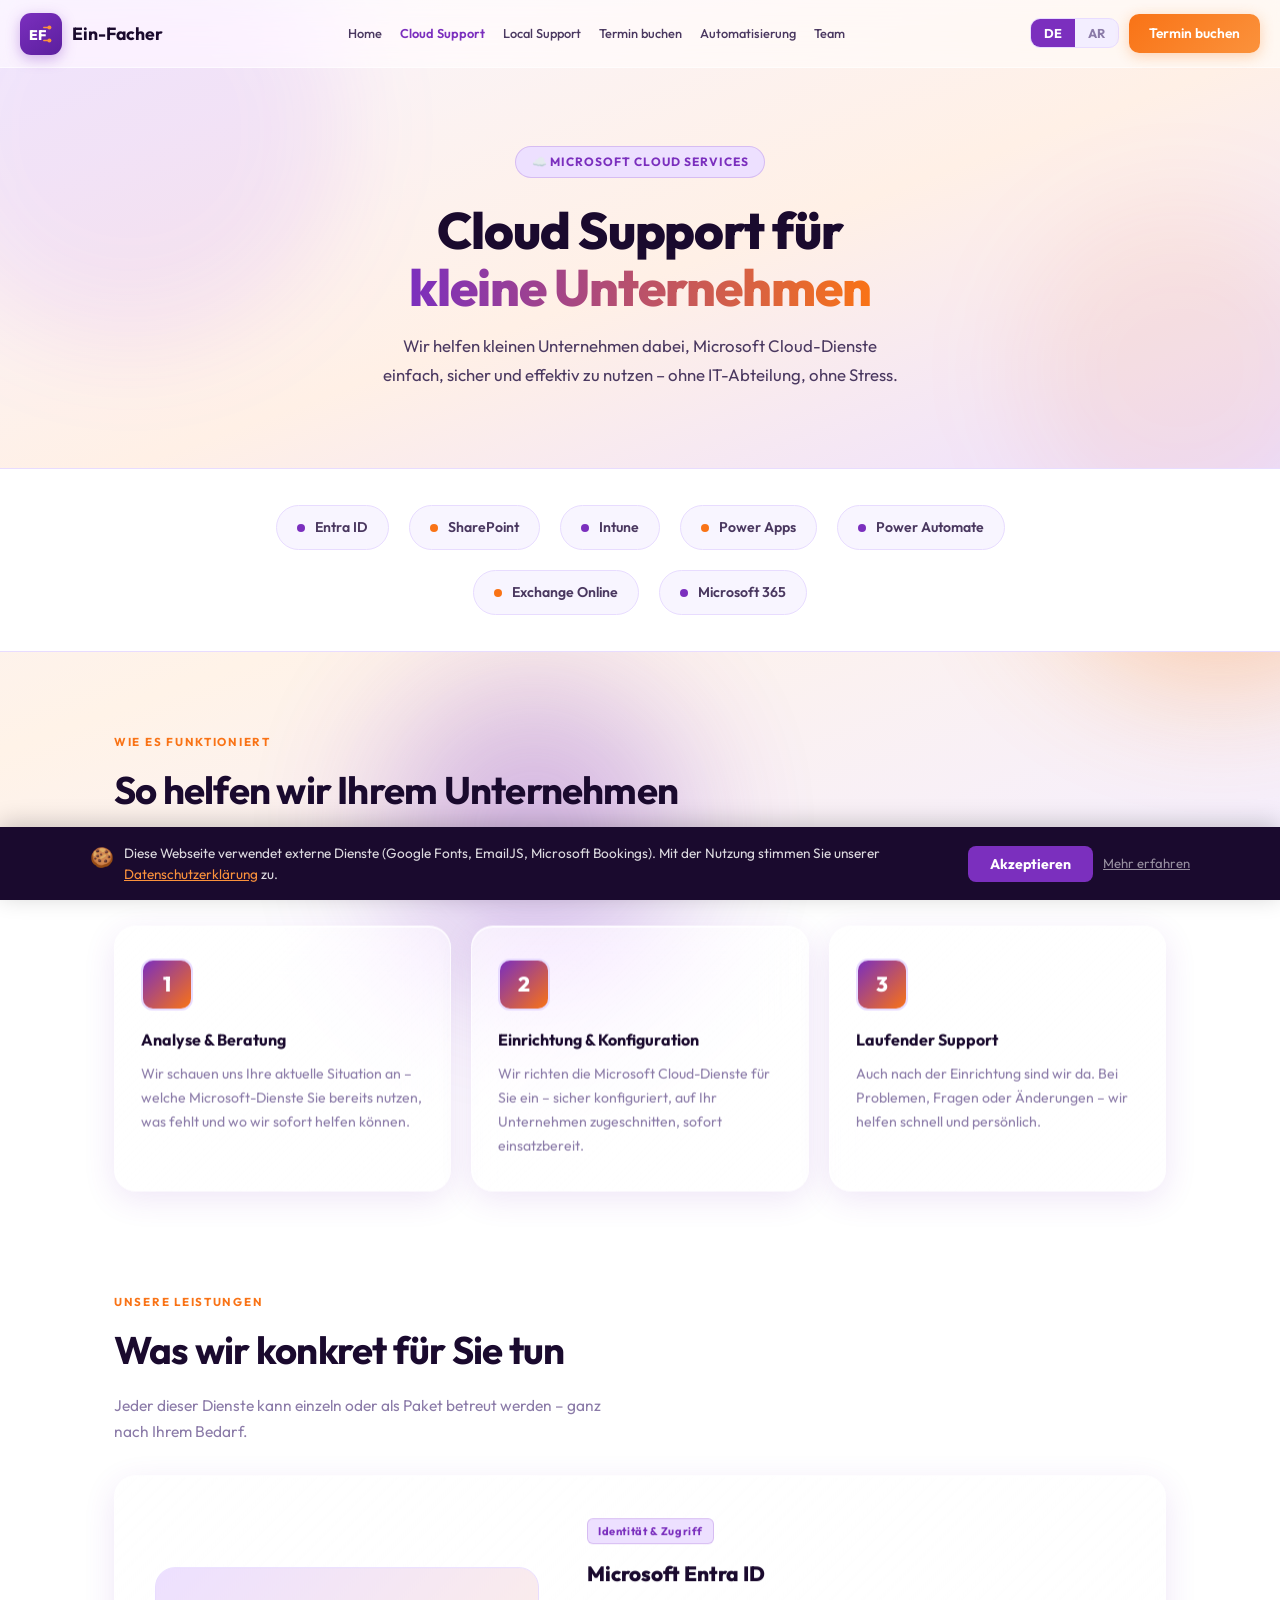
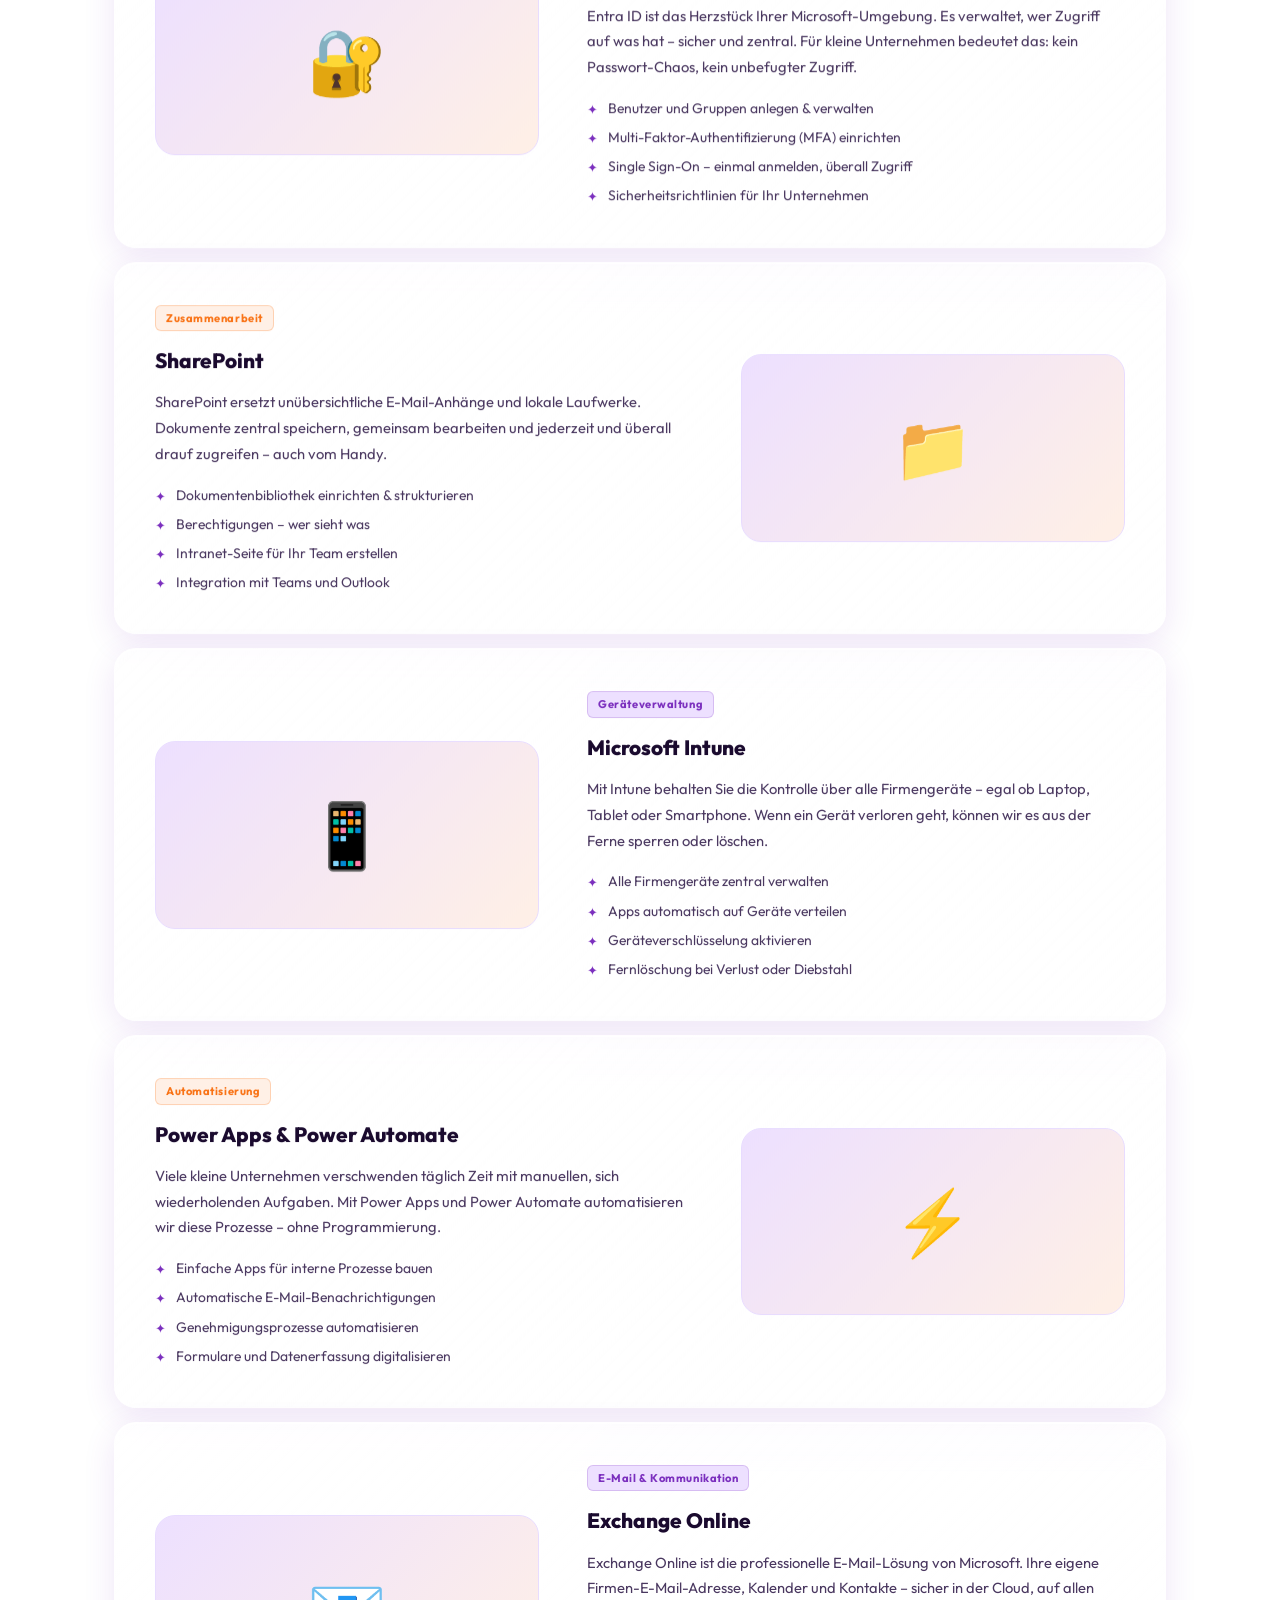
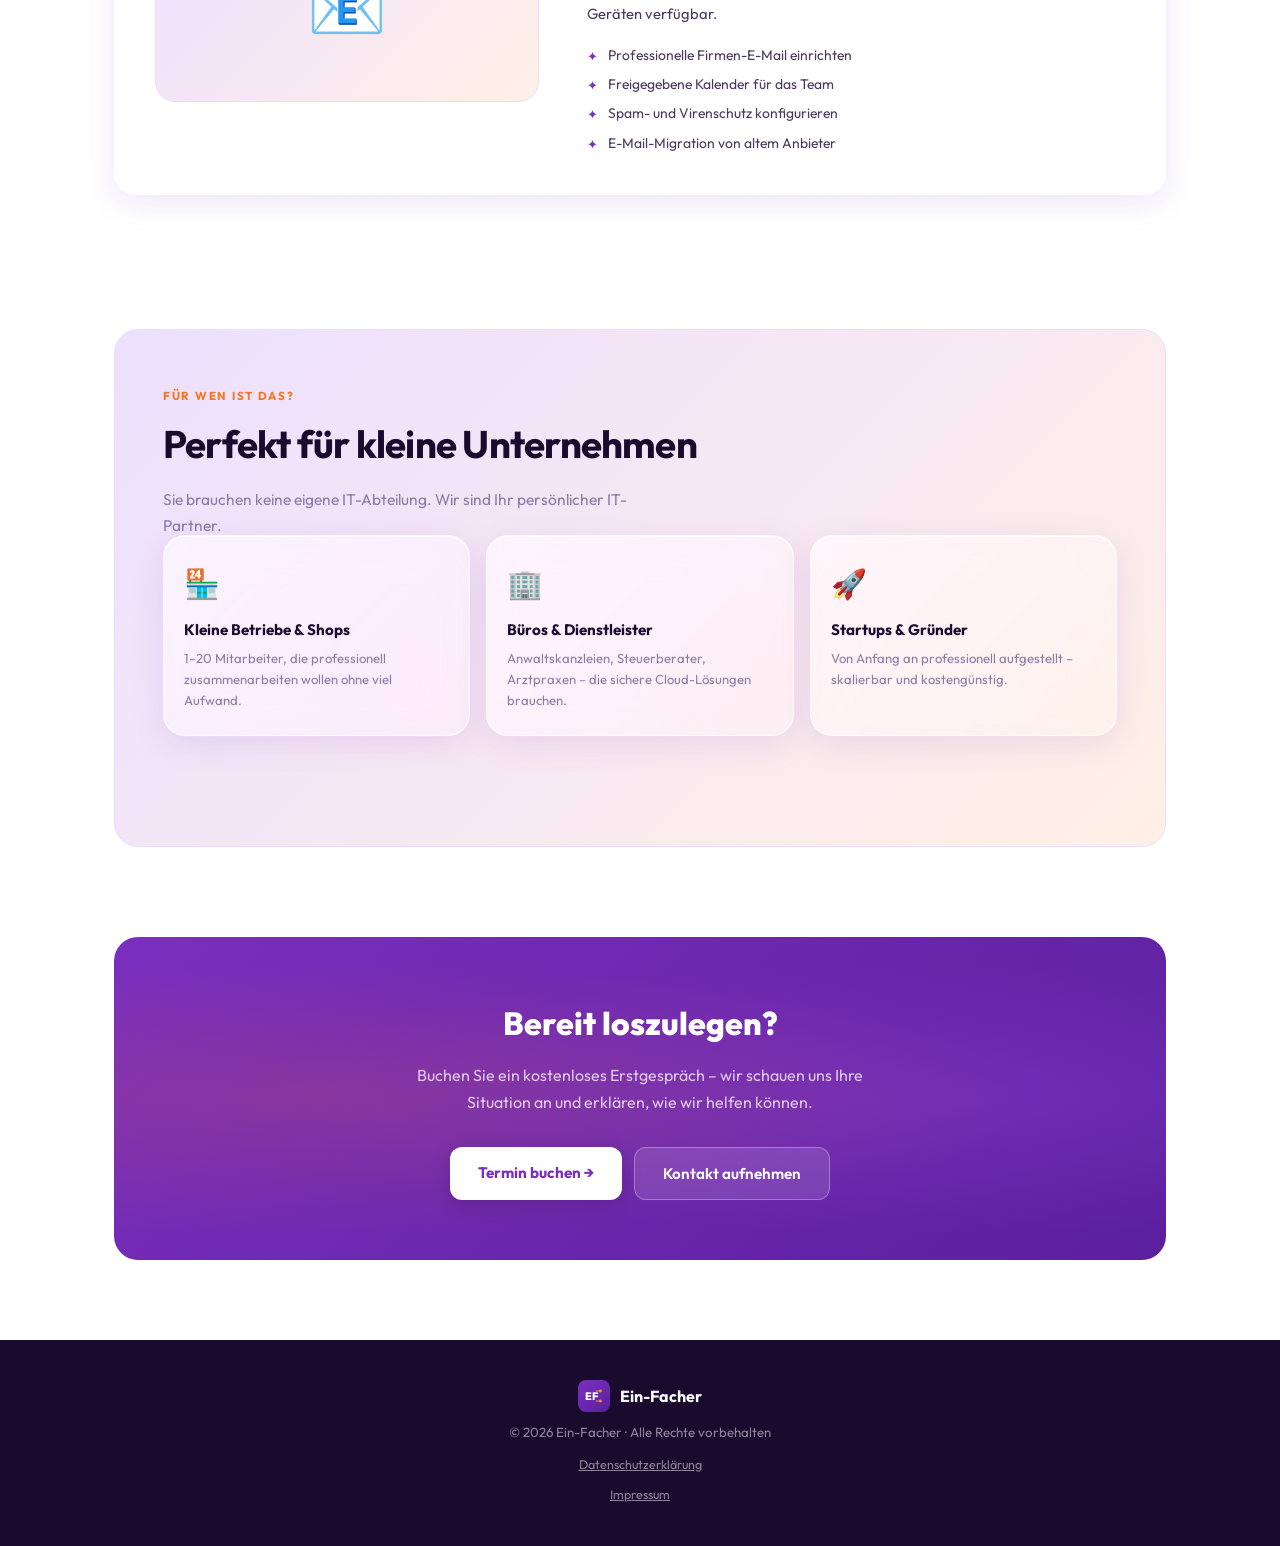
<file: cloud-support.html>
<!DOCTYPE html>
<html lang="de" dir="ltr">
<head>
  <meta charset="UTF-8"/>
  <meta name="viewport" content="width=device-width, initial-scale=1.0"/>
  <title>Cloud Support – Ein-Facher</title>
  <link href="https://fonts.googleapis.com/css2?family=Outfit:wght@300;400;500;600;700;800&family=Noto+Kufi+Arabic:wght@300;400;600;700&display=swap" rel="stylesheet"/>
  <link rel="stylesheet" href="style.css"/>
  <style>
    /* PAGE HERO */
    .page-hero {
      min-height: 52vh;
      display: flex;
      flex-direction: column;
      align-items: center;
      justify-content: center;
      padding: calc(var(--nav-h) + 60px) 24px 60px;
      text-align: center;
      position: relative;
      overflow: hidden;
      background: linear-gradient(160deg, #F8F5FF 0%, #FFF0E6 55%, #EDE0FF 100%);
    }
    .page-hero .blob { position: absolute; border-radius: 50%; pointer-events: none; filter: blur(50px); }
    .page-hero .blob1 { width: 420px; height: 420px; background: rgba(168,85,247,0.10); top: -80px; left: -80px; animation: blobFloat1 8s ease-in-out infinite; }
    .page-hero .blob2 { width: 320px; height: 320px; background: rgba(249,115,22,0.08); bottom: -60px; right: -60px; animation: blobFloat2 10s ease-in-out infinite; }

    .page-hero-content { position: relative; z-index: 1; max-width: 700px; }
    .page-badge {
      display: inline-flex; align-items: center; gap: 7px;
      background: var(--purple-soft); border: 1px solid rgba(123,47,190,0.2);
      border-radius: 100px; padding: 5px 16px;
      font-size: 0.75rem; color: var(--purple); font-weight: 700;
      letter-spacing: 0.08em; text-transform: uppercase; margin-bottom: 24px;
      opacity: 0; animation: heroItem 0.8s 0.2s var(--ease) forwards;
    }
    .page-hero h1 {
      font-size: clamp(1.8rem, 4.5vw, 3.2rem); font-weight: 800;
      line-height: 1.1; letter-spacing: -0.02em; color: var(--text);
      margin-bottom: 16px;
      opacity: 0; animation: heroItem 0.8s 0.4s var(--ease) forwards;
    }
    .page-hero h1 .grad {
      background: linear-gradient(90deg, var(--purple), var(--orange));
      -webkit-background-clip: text; -webkit-text-fill-color: transparent;
      background-clip: text;
    }
    .page-hero p {
      font-size: 1.05rem; color: var(--text-mid); line-height: 1.75;
      max-width: 520px; margin: 0 auto;
      opacity: 0; animation: heroItem 0.8s 0.6s var(--ease) forwards;
    }

    /* INTRO STRIP */
    .intro-strip {
      background: #fff; border-top: 1px solid var(--border); border-bottom: 1px solid var(--border);
      padding: 36px 24px;
    }
    .intro-strip-inner {
      max-width: 900px; margin: 0 auto;
      display: flex; align-items: center; gap: 20px; flex-wrap: wrap; justify-content: center;
    }
    .intro-pill {
      display: flex; align-items: center; gap: 10px;
      background: var(--bg); border: 1.5px solid var(--border);
      border-radius: 100px; padding: 10px 20px;
      font-size: 0.88rem; font-weight: 600; color: var(--text-mid);
      transition: border-color 0.3s, color 0.3s, transform 0.3s var(--ease);
    }
    .intro-pill:hover { border-color: var(--purple-light); color: var(--purple); transform: translateY(-2px); }
    .intro-pill .dot { width: 8px; height: 8px; border-radius: 50%; background: var(--purple); flex-shrink: 0; }
    .intro-pill .dot.orange { background: var(--orange); }

    /* MAIN CONTENT */
    .cloud-content { max-width: 1100px; margin: 0 auto; padding: 80px 24px; }

    /* HOW IT WORKS */
    .how-section { margin-bottom: 90px; }
    .how-grid { display: grid; grid-template-columns: repeat(3, 1fr); gap: 20px; margin-top: 44px; }
    .how-card {
      background: #fff; border: 1.5px solid var(--border); border-radius: var(--radius);
      padding: 32px 26px; position: relative; overflow: hidden;
      transition: transform 0.4s var(--ease), box-shadow 0.4s var(--ease), border-color 0.4s;
    }
    .how-card:hover { transform: translateY(-6px); box-shadow: 0 16px 40px var(--shadow); border-color: var(--purple-light); }
    .how-card::before {
      content: ''; position: absolute; top: 0; left: 0; right: 0; height: 3px;
      background: linear-gradient(90deg, var(--purple), var(--orange));
      transform: scaleX(0); transform-origin: left;
      transition: transform 0.4s var(--ease);
    }
    .how-card:hover::before { transform: scaleX(1); }
    .how-num {
      font-size: 3rem; font-weight: 800; line-height: 1;
      background: linear-gradient(135deg, var(--purple-soft), var(--orange-soft));
      -webkit-background-clip: text; -webkit-text-fill-color: transparent;
      background-clip: text; margin-bottom: 16px;
      border: 2px solid var(--border); border-radius: 12px;
      display: inline-flex; align-items: center; justify-content: center;
      width: 52px; height: 52px; font-size: 1.3rem;
      background: linear-gradient(135deg, var(--purple), var(--orange));
      color: #fff; -webkit-text-fill-color: #fff;
    }
    .how-card h3 { font-size: 1rem; font-weight: 700; color: var(--text); margin-bottom: 10px; }
    .how-card p { font-size: 0.88rem; color: var(--text-muted); line-height: 1.7; }

    /* SERVICE DETAILS */
    .services-detail { margin-bottom: 90px; }
    .service-detail-card {
      background: #fff; border: 1.5px solid var(--border); border-radius: 20px;
      padding: 40px; margin-bottom: 20px; display: grid;
      grid-template-columns: 1fr 1.4fr; gap: 48px; align-items: center;
      transition: box-shadow 0.4s var(--ease), border-color 0.4s;
    }
    .service-detail-card:hover { box-shadow: 0 12px 36px var(--shadow); border-color: var(--purple-light); }
    .service-detail-card.reverse { direction: rtl; }
    .service-detail-card.reverse > * { direction: ltr; }
    .sd-icon-wrap {
      background: linear-gradient(135deg, var(--purple-soft), var(--orange-soft));
      border-radius: 20px; padding: 40px;
      display: flex; align-items: center; justify-content: center;
      font-size: 4rem; min-height: 180px;
      border: 1.5px solid var(--border);
    }
    .sd-tag {
      display: inline-block; padding: 3px 10px;
      background: var(--orange-soft); border: 1px solid rgba(249,115,22,0.25);
      border-radius: 6px; font-size: 0.7rem; color: var(--orange);
      font-weight: 700; letter-spacing: 0.05em; margin-bottom: 12px;
    }
    .sd-tag.purple {
      background: var(--purple-soft); border-color: rgba(123,47,190,0.2);
      color: var(--purple);
    }
    .sd-text h3 { font-size: 1.3rem; font-weight: 800; color: var(--text); margin-bottom: 12px; }
    .sd-text p { font-size: 0.92rem; color: var(--text-mid); line-height: 1.75; margin-bottom: 18px; }
    .sd-features { display: flex; flex-direction: column; gap: 8px; }
    .sd-feature {
      display: flex; align-items: flex-start; gap: 10px;
      font-size: 0.87rem; color: var(--text-mid); line-height: 1.5;
    }
    .sd-feature .check { color: var(--purple); font-size: 0.8rem; margin-top: 2px; flex-shrink: 0; }

    /* WHO IS IT FOR */
    .who-section {
      background: linear-gradient(135deg, var(--purple-soft) 0%, var(--orange-soft) 100%);
      border-radius: 24px; padding: 56px 48px; margin-bottom: 90px;
      border: 1.5px solid var(--border);
    }
    .who-grid { display: grid; grid-template-columns: repeat(3, 1fr); gap: 16px; margin-top: 36px; }
    .who-card {
      background: #fff; border-radius: var(--radius); padding: 24px 20px;
      border: 1.5px solid var(--border);
      transition: transform 0.3s var(--ease), box-shadow 0.3s;
    }
    .who-card:hover { transform: translateY(-4px); box-shadow: 0 10px 28px var(--shadow); }
    .who-icon { font-size: 1.8rem; margin-bottom: 10px; }
    .who-card h4 { font-size: 0.95rem; font-weight: 700; color: var(--text); margin-bottom: 6px; }
    .who-card p { font-size: 0.82rem; color: var(--text-muted); line-height: 1.6; }

    /* CTA SECTION */
    .cta-section {
      background: linear-gradient(135deg, var(--purple), #5B1F9E);
      border-radius: 24px; padding: 60px 48px; text-align: center;
      position: relative; overflow: hidden;
    }
    .cta-section::before {
      content: ''; position: absolute; inset: 0;
      background: radial-gradient(ellipse at 20% 50%, rgba(249,115,22,0.15) 0%, transparent 60%),
                  radial-gradient(ellipse at 80% 50%, rgba(168,85,247,0.2) 0%, transparent 60%);
    }
    .cta-section > * { position: relative; z-index: 1; }
    .cta-section h2 { font-size: clamp(1.4rem, 3vw, 2rem); font-weight: 800; color: #fff; margin-bottom: 12px; }
    .cta-section p { color: rgba(255,255,255,0.75); font-size: 1rem; margin-bottom: 32px; max-width: 480px; margin-left: auto; margin-right: auto; }
    .cta-btns { display: flex; gap: 12px; justify-content: center; flex-wrap: wrap; }
    .btn-white {
      padding: 13px 28px; background: #fff; border: none; border-radius: 12px;
      color: var(--purple); font-size: 0.95rem; font-weight: 700;
      font-family: inherit; cursor: pointer; text-decoration: none;
      box-shadow: 0 4px 20px rgba(0,0,0,0.15);
      transition: transform 0.3s var(--ease), box-shadow 0.3s;
    }
    .btn-white:hover { transform: translateY(-3px); box-shadow: 0 8px 28px rgba(0,0,0,0.2); }
    .btn-ghost {
      padding: 13px 28px; background: rgba(255,255,255,0.12); border: 1.5px solid rgba(255,255,255,0.3);
      border-radius: 12px; color: #fff; font-size: 0.95rem; font-weight: 600;
      font-family: inherit; cursor: pointer; text-decoration: none;
      transition: background 0.3s, transform 0.3s var(--ease);
    }
    .btn-ghost:hover { background: rgba(255,255,255,0.2); transform: translateY(-3px); }

    /* RESPONSIVE */
    @media(max-width: 900px) {
      .how-grid { grid-template-columns: 1fr 1fr; }
      .service-detail-card { grid-template-columns: 1fr; }
      .service-detail-card.reverse { direction: ltr; }
      .who-grid { grid-template-columns: 1fr 1fr; }
      .cta-section { padding: 40px 24px; }
      .who-section { padding: 36px 24px; }
    }
    @media(max-width: 600px) {
      .how-grid { grid-template-columns: 1fr; }
      .who-grid { grid-template-columns: 1fr; }
      .sd-icon-wrap { min-height: 120px; font-size: 3rem; padding: 28px; }
      .cloud-content { padding: 50px 16px; }
    }
      
    
    .nav-links li:nth-child(6) { animation-delay: 0.35s !important; }
  </style>
<link rel="stylesheet" href="glass.css"/>
<link rel="icon" type="image/svg+xml" href="favicon.svg"/>
</head>
<body>

<!-- NAV -->
<nav id="mainNav">
  <a href="index.html" class="nav-logo">
    <div class="logo-box"><svg viewBox="0 0 28 28" fill="none"><text x="1" y="20" font-family="Outfit,sans-serif" font-weight="800" font-size="15" fill="white">EF</text><circle cx="23" cy="7" r="2.2" fill="#FB923C"/><circle cx="23" cy="21" r="2.2" fill="#FB923C"/><line x1="21" y1="7" x2="17" y2="7" stroke="#FB923C" stroke-width="1.5" stroke-linecap="round"/><line x1="21" y1="21" x2="17" y2="21" stroke="#FB923C" stroke-width="1.5" stroke-linecap="round"/></svg></div>
    <div class="logo-text-wrap"><span class="logo-name">Ein-Facher</span></div>
  </a>
  <ul class="nav-links">
    <li><a href="index.html">Home</a></li>
    <li><a href="cloud-support.html" class="active">Cloud Support</a></li>
    <li><a href="local-support.html">Local Support</a></li>
    <li><a href="termin.html">Termin buchen</a></li>
    <li><a href="automatisierung.html" data-de="Automatisierung" data-ar="الأتمتة">Automatisierung</a></li>
    <li><a href="team.html" data-de="Team" data-ar="الفريق">Team</a></li>
  </ul>
  <div class="nav-right">
    <div class="lang-toggle">
      <button class="lang-btn active" onclick="setLang('de')">DE</button>
      <button class="lang-btn" onclick="setLang('ar')">AR</button>
    </div>
    <a href="termin.html" class="cta-nav" data-de="Termin buchen" data-ar="حجز موعد">Termin buchen</a>
    <button class="hamburger" id="hamburger" onclick="toggleMenu()"><span></span><span></span><span></span></button>
  </div>
</nav>

<!-- MOBILE MENU -->
<div class="mobile-menu" id="mobileMenu">
  <a href="index.html" onclick="closeMenu()" data-de="Home" data-ar="الرئيسية">Home</a>
  <a href="cloud-support.html" class="active" onclick="closeMenu()" data-de="Cloud Support" data-ar="دعم السحابة">Cloud Support</a>
  <a href="local-support.html" data-de="Local Support" data-ar="الدعم المحلي">Local Support</a>
  <a href="termin.html" onclick="closeMenu()" data-de="Termin buchen" data-ar="حجز موعد">Termin buchen</a>
  <a href="automatisierung.html" data-de="Automatisierung" data-ar="الأتمتة">Automatisierung</a>
  <a href="team.html" data-de="Team" data-ar="الفريق">Team</a>
  <a href="termin.html" onclick="closeMenu()" style="color:var(--orange);font-weight:600;" data-de="Termin buchen →" data-ar="حجز موعد ←">Termin buchen →</a>
</div>

<!-- PAGE HERO -->
<div class="page-hero">
  <div class="blob blob1"></div>
  <div class="blob blob2"></div>
  <div class="page-hero-content">
    <div class="page-badge" data-de="☁️ Microsoft Cloud Services" data-ar="☁️ خدمات مايكروسوفت السحابية">☁️ Microsoft Cloud Services</div>
    <h1><span data-de="Cloud Support für" data-ar="دعم سحابي لـ">Cloud Support für</span><br/><span class="grad" data-de="kleine Unternehmen" data-ar="الشركات الصغيرة">kleine Unternehmen</span></h1>
    <p data-de="Wir helfen kleinen Unternehmen dabei, Microsoft Cloud-Dienste einfach, sicher und effektiv zu nutzen – ohne IT-Abteilung, ohne Stress." data-ar="نساعد الشركات الصغيرة على استخدام خدمات مايكروسوفت السحابية بسهولة وأمان وفعالية – بدون قسم تقنية معلومات، بدون تعقيد.">Wir helfen kleinen Unternehmen dabei, Microsoft Cloud-Dienste einfach, sicher und effektiv zu nutzen – ohne IT-Abteilung, ohne Stress.</p>
  </div>
</div>

<!-- INTRO STRIP -->
<div class="intro-strip">
  <div class="intro-strip-inner">
    <div class="intro-pill"><span class="dot"></span> Entra ID</div>
    <div class="intro-pill"><span class="dot orange"></span> SharePoint</div>
    <div class="intro-pill"><span class="dot"></span> Intune</div>
    <div class="intro-pill"><span class="dot orange"></span> Power Apps</div>
    <div class="intro-pill"><span class="dot"></span> Power Automate</div>
    <div class="intro-pill"><span class="dot orange"></span> Exchange Online</div>
    <div class="intro-pill"><span class="dot"></span> Microsoft 365</div>
  </div>
</div>

<!-- MAIN CONTENT -->
<div class="cloud-content">

  <!-- WIE WIR HELFEN -->
  <div class="how-section">
    <p class="section-label reveal" data-de="Wie es funktioniert" data-ar="كيف يعمل">Wie es funktioniert</p>
    <h2 class="section-title reveal" data-de="So helfen wir Ihrem Unternehmen" data-ar="كيف نساعد شركتك">So helfen wir Ihrem Unternehmen</h2>
    <p class="section-sub reveal" data-de="Kein kompliziertes IT-Wissen nötig. Wir übernehmen die technische Seite – Sie konzentrieren sich auf Ihr Geschäft." data-ar="لا حاجة لمعرفة تقنية معقدة. نحن نتولى الجانب التقني – وأنت تركز على عملك.">Kein kompliziertes IT-Wissen nötig. Wir übernehmen die technische Seite – Sie konzentrieren sich auf Ihr Geschäft.</p>

    <div class="how-grid">
      <div class="how-card reveal">
        <div class="how-num">1</div>
        <h3 data-de="Analyse & Beratung" data-ar="التحليل والاستشارة">Analyse & Beratung</h3>
        <p data-de="Wir schauen uns Ihre aktuelle Situation an – welche Microsoft-Dienste Sie bereits nutzen, was fehlt und wo wir sofort helfen können." data-ar="نستعرض وضعك الحالي – أي خدمات مايكروسوفت تستخدمها، وما الذي ينقصك، وأين يمكننا المساعدة فوراً.">Wir schauen uns Ihre aktuelle Situation an – welche Microsoft-Dienste Sie bereits nutzen, was fehlt und wo wir sofort helfen können.</p>
      </div>
      <div class="how-card reveal">
        <div class="how-num">2</div>
        <h3 data-de="Einrichtung & Konfiguration" data-ar="الإعداد والتهيئة">Einrichtung & Konfiguration</h3>
        <p data-de="Wir richten die Microsoft Cloud-Dienste für Sie ein – sicher konfiguriert, auf Ihr Unternehmen zugeschnitten, sofort einsatzbereit." data-ar="نقوم بإعداد خدمات مايكروسوفت السحابية – مهيأة بأمان، ومخصصة لشركتك، وجاهزة للاستخدام فوراً.">Wir richten die Microsoft Cloud-Dienste für Sie ein – sicher konfiguriert, auf Ihr Unternehmen zugeschnitten, sofort einsatzbereit.</p>
      </div>
      <div class="how-card reveal">
        <div class="how-num">3</div>
        <h3 data-de="Laufender Support" data-ar="الدعم المستمر">Laufender Support</h3>
        <p data-de="Auch nach der Einrichtung sind wir da. Bei Problemen, Fragen oder Änderungen – wir helfen schnell und persönlich." data-ar="نحن هنا حتى بعد الإعداد. عند المشاكل أو الأسئلة أو التغييرات – نساعدك بسرعة وبشكل شخصي.">Auch nach der Einrichtung sind wir da. Bei Problemen, Fragen oder Änderungen – wir helfen schnell und persönlich.</p>
      </div>
    </div>
  </div>

  <!-- SERVICE DETAILS -->
  <div class="services-detail">
    <p class="section-label reveal" data-de="Unsere Leistungen" data-ar="خدماتنا">Unsere Leistungen</p>
    <h2 class="section-title reveal" data-de="Was wir konkret für Sie tun" data-ar="ما نقدمه لك بالتحديد">Was wir konkret für Sie tun</h2>
    <p class="section-sub reveal" data-de="Jeder dieser Dienste kann einzeln oder als Paket betreut werden – ganz nach Ihrem Bedarf." data-ar="يمكن الاعتناء بكل خدمة من هذه الخدمات بشكل منفرد أو كحزمة – حسب احتياجك.">Jeder dieser Dienste kann einzeln oder als Paket betreut werden – ganz nach Ihrem Bedarf.</p>

    <!-- Entra ID -->
    <div class="service-detail-card reveal">
      <div class="sd-icon-wrap">🔐</div>
      <div class="sd-text">
        <div class="sd-tag purple" data-de="Identität & Zugriff" data-ar="الهوية والوصول">Identität & Zugriff</div>
        <h3>Microsoft Entra ID</h3>
        <p data-de="Entra ID ist das Herzstück Ihrer Microsoft-Umgebung. Es verwaltet, wer Zugriff auf was hat – sicher und zentral. Für kleine Unternehmen bedeutet das: kein Passwort-Chaos, kein unbefugter Zugriff." data-ar="Entra ID هو قلب بيئة مايكروسوفت لديك. يتحكم في من يصل إلى ماذا – بشكل آمن ومركزي. للشركات الصغيرة هذا يعني: لا فوضى كلمات المرور، لا وصول غير مصرح به.">Entra ID ist das Herzstück Ihrer Microsoft-Umgebung. Es verwaltet, wer Zugriff auf was hat – sicher und zentral. Für kleine Unternehmen bedeutet das: kein Passwort-Chaos, kein unbefugter Zugriff.</p>
        <div class="sd-features">
          <div class="sd-feature"><span class="check">✦</span><span data-de="Benutzer und Gruppen anlegen & verwalten" data-ar="إنشاء المستخدمين والمجموعات وإدارتها">Benutzer und Gruppen anlegen & verwalten</span></div>
          <div class="sd-feature"><span class="check">✦</span><span data-de="Multi-Faktor-Authentifizierung (MFA) einrichten" data-ar="إعداد المصادقة متعددة العوامل (MFA)">Multi-Faktor-Authentifizierung (MFA) einrichten</span></div>
          <div class="sd-feature"><span class="check">✦</span><span data-de="Single Sign-On – einmal anmelden, überall Zugriff" data-ar="تسجيل دخول موحد – سجّل مرة واحدة، وصول في كل مكان">Single Sign-On – einmal anmelden, überall Zugriff</span></div>
          <div class="sd-feature"><span class="check">✦</span><span data-de="Sicherheitsrichtlinien für Ihr Unternehmen" data-ar="سياسات الأمان لشركتك">Sicherheitsrichtlinien für Ihr Unternehmen</span></div>
        </div>
      </div>
    </div>

    <!-- SharePoint -->
    <div class="service-detail-card reverse reveal">
      <div class="sd-icon-wrap">📁</div>
      <div class="sd-text">
        <div class="sd-tag" data-de="Zusammenarbeit" data-ar="التعاون">Zusammenarbeit</div>
        <h3>SharePoint</h3>
        <p data-de="SharePoint ersetzt unübersichtliche E-Mail-Anhänge und lokale Laufwerke. Dokumente zentral speichern, gemeinsam bearbeiten und jederzeit und überall drauf zugreifen – auch vom Handy." data-ar="يحل SharePoint محل مرفقات البريد الإلكتروني الفوضوية والمحركات المحلية. تخزين المستندات مركزياً، التحرير المشترك، والوصول في أي وقت ومن أي مكان – حتى من الهاتف.">SharePoint ersetzt unübersichtliche E-Mail-Anhänge und lokale Laufwerke. Dokumente zentral speichern, gemeinsam bearbeiten und jederzeit und überall drauf zugreifen – auch vom Handy.</p>
        <div class="sd-features">
          <div class="sd-feature"><span class="check">✦</span><span data-de="Dokumentenbibliothek einrichten & strukturieren" data-ar="إعداد مكتبة المستندات وتنظيمها">Dokumentenbibliothek einrichten & strukturieren</span></div>
          <div class="sd-feature"><span class="check">✦</span><span data-de="Berechtigungen – wer sieht was" data-ar="الأذونات – من يرى ماذا">Berechtigungen – wer sieht was</span></div>
          <div class="sd-feature"><span class="check">✦</span><span data-de="Intranet-Seite für Ihr Team erstellen" data-ar="إنشاء صفحة إنترانت لفريقك">Intranet-Seite für Ihr Team erstellen</span></div>
          <div class="sd-feature"><span class="check">✦</span><span data-de="Integration mit Teams und Outlook" data-ar="التكامل مع Teams وOutlook">Integration mit Teams und Outlook</span></div>
        </div>
      </div>
    </div>

    <!-- Intune -->
    <div class="service-detail-card reveal">
      <div class="sd-icon-wrap">📱</div>
      <div class="sd-text">
        <div class="sd-tag purple" data-de="Geräteverwaltung" data-ar="إدارة الأجهزة">Geräteverwaltung</div>
        <h3>Microsoft Intune</h3>
        <p data-de="Mit Intune behalten Sie die Kontrolle über alle Firmengeräte – egal ob Laptop, Tablet oder Smartphone. Wenn ein Gerät verloren geht, können wir es aus der Ferne sperren oder löschen." data-ar="مع Intune تحتفظ بالتحكم في جميع أجهزة الشركة – سواء كانت لاب توب أو تابلت أو هاتف ذكي. إذا فُقد جهاز، يمكننا قفله أو مسحه عن بُعد.">Mit Intune behalten Sie die Kontrolle über alle Firmengeräte – egal ob Laptop, Tablet oder Smartphone. Wenn ein Gerät verloren geht, können wir es aus der Ferne sperren oder löschen.</p>
        <div class="sd-features">
          <div class="sd-feature"><span class="check">✦</span><span data-de="Alle Firmengeräte zentral verwalten" data-ar="إدارة جميع أجهزة الشركة مركزياً">Alle Firmengeräte zentral verwalten</span></div>
          <div class="sd-feature"><span class="check">✦</span><span data-de="Apps automatisch auf Geräte verteilen" data-ar="توزيع التطبيقات تلقائياً على الأجهزة">Apps automatisch auf Geräte verteilen</span></div>
          <div class="sd-feature"><span class="check">✦</span><span data-de="Geräteverschlüsselung aktivieren" data-ar="تفعيل تشفير الأجهزة">Geräteverschlüsselung aktivieren</span></div>
          <div class="sd-feature"><span class="check">✦</span><span data-de="Fernlöschung bei Verlust oder Diebstahl" data-ar="المسح عن بُعد عند الفقدان أو السرقة">Fernlöschung bei Verlust oder Diebstahl</span></div>
        </div>
      </div>
    </div>

    <!-- Power Apps & Power Automate -->
    <div class="service-detail-card reverse reveal">
      <div class="sd-icon-wrap">⚡</div>
      <div class="sd-text">
        <div class="sd-tag" data-de="Automatisierung" data-ar="الأتمتة">Automatisierung</div>
        <h3>Power Apps & Power Automate</h3>
        <p data-de="Viele kleine Unternehmen verschwenden täglich Zeit mit manuellen, sich wiederholenden Aufgaben. Mit Power Apps und Power Automate automatisieren wir diese Prozesse – ohne Programmierung." data-ar="كثير من الشركات الصغيرة تضيع وقتاً يومياً في مهام يدوية متكررة. مع Power Apps وPower Automate نؤتمت هذه العمليات – بدون برمجة.">Viele kleine Unternehmen verschwenden täglich Zeit mit manuellen, sich wiederholenden Aufgaben. Mit Power Apps und Power Automate automatisieren wir diese Prozesse – ohne Programmierung.</p>
        <div class="sd-features">
          <div class="sd-feature"><span class="check">✦</span><span data-de="Einfache Apps für interne Prozesse bauen" data-ar="بناء تطبيقات بسيطة للعمليات الداخلية">Einfache Apps für interne Prozesse bauen</span></div>
          <div class="sd-feature"><span class="check">✦</span><span data-de="Automatische E-Mail-Benachrichtigungen" data-ar="إشعارات البريد الإلكتروني التلقائية">Automatische E-Mail-Benachrichtigungen</span></div>
          <div class="sd-feature"><span class="check">✦</span><span data-de="Genehmigungsprozesse automatisieren" data-ar="أتمتة عمليات الموافقة">Genehmigungsprozesse automatisieren</span></div>
          <div class="sd-feature"><span class="check">✦</span><span data-de="Formulare und Datenerfassung digitalisieren" data-ar="رقمنة النماذج وجمع البيانات">Formulare und Datenerfassung digitalisieren</span></div>
        </div>
      </div>
    </div>

    <!-- Exchange Online -->
    <div class="service-detail-card reveal">
      <div class="sd-icon-wrap">📧</div>
      <div class="sd-text">
        <div class="sd-tag purple" data-de="E-Mail & Kommunikation" data-ar="البريد الإلكتروني والتواصل">E-Mail & Kommunikation</div>
        <h3>Exchange Online</h3>
        <p data-de="Exchange Online ist die professionelle E-Mail-Lösung von Microsoft. Ihre eigene Firmen-E-Mail-Adresse, Kalender und Kontakte – sicher in der Cloud, auf allen Geräten verfügbar." data-ar="Exchange Online هو حل البريد الإلكتروني الاحترافي من مايكروسوفت. بريد إلكتروني خاص بشركتك، تقويم وجهات اتصال – آمن في السحابة، متاح على جميع الأجهزة.">Exchange Online ist die professionelle E-Mail-Lösung von Microsoft. Ihre eigene Firmen-E-Mail-Adresse, Kalender und Kontakte – sicher in der Cloud, auf allen Geräten verfügbar.</p>
        <div class="sd-features">
          <div class="sd-feature"><span class="check">✦</span><span data-de="Professionelle Firmen-E-Mail einrichten" data-ar="إعداد بريد إلكتروني احترافي للشركة">Professionelle Firmen-E-Mail einrichten</span></div>
          <div class="sd-feature"><span class="check">✦</span><span data-de="Freigegebene Kalender für das Team" data-ar="تقاويم مشتركة للفريق">Freigegebene Kalender für das Team</span></div>
          <div class="sd-feature"><span class="check">✦</span><span data-de="Spam- und Virenschutz konfigurieren" data-ar="تهيئة الحماية من البريد العشوائي والفيروسات">Spam- und Virenschutz konfigurieren</span></div>
          <div class="sd-feature"><span class="check">✦</span><span data-de="E-Mail-Migration von altem Anbieter" data-ar="ترحيل البريد الإلكتروني من المزود القديم">E-Mail-Migration von altem Anbieter</span></div>
        </div>
      </div>
    </div>
  </div>

  <!-- FÜR WEN -->
  <div class="who-section reveal">
    <p class="section-label" data-de="Für wen ist das?" data-ar="لمن هذا؟">Für wen ist das?</p>
    <h2 class="section-title" data-de="Perfekt für kleine Unternehmen" data-ar="مثالي للشركات الصغيرة">Perfekt für kleine Unternehmen</h2>
    <p class="section-sub" data-de="Sie brauchen keine eigene IT-Abteilung. Wir sind Ihr persönlicher IT-Partner." data-ar="لا تحتاج إلى قسم تقنية معلومات خاص. نحن شريكك التقني الشخصي.">Sie brauchen keine eigene IT-Abteilung. Wir sind Ihr persönlicher IT-Partner.</p>
    <div class="who-grid">
      <div class="who-card">
        <div class="who-icon">🏪</div>
        <h4 data-de="Kleine Betriebe & Shops" data-ar="المنشآت الصغيرة والمحلات">Kleine Betriebe & Shops</h4>
        <p data-de="1–20 Mitarbeiter, die professionell zusammenarbeiten wollen ohne viel Aufwand." data-ar="١ إلى ٢٠ موظف يريدون التعاون باحترافية دون تعقيد.">1–20 Mitarbeiter, die professionell zusammenarbeiten wollen ohne viel Aufwand.</p>
      </div>
      <div class="who-card">
        <div class="who-icon">🏢</div>
        <h4 data-de="Büros & Dienstleister" data-ar="المكاتب ومقدمو الخدمات">Büros & Dienstleister</h4>
        <p data-de="Anwaltskanzleien, Steuerberater, Arztpraxen – die sichere Cloud-Lösungen brauchen." data-ar="مكاتب المحامين، المستشارون الضريبيون، عيادات الأطباء – التي تحتاج حلولاً سحابية آمنة.">Anwaltskanzleien, Steuerberater, Arztpraxen – die sichere Cloud-Lösungen brauchen.</p>
      </div>
      <div class="who-card">
        <div class="who-icon">🚀</div>
        <h4 data-de="Startups & Gründer" data-ar="الشركات الناشئة والمؤسسون">Startups & Gründer</h4>
        <p data-de="Von Anfang an professionell aufgestellt – skalierbar und kostengünstig." data-ar="احترافية من البداية – قابلة للتوسع وبتكلفة معقولة.">Von Anfang an professionell aufgestellt – skalierbar und kostengünstig.</p>
      </div>
    </div>
  </div>

  <!-- CTA -->
  <div class="cta-section reveal">
    <h2 data-de="Bereit loszulegen?" data-ar="مستعد للبدء؟">Bereit loszulegen?</h2>
    <p data-de="Buchen Sie ein kostenloses Erstgespräch – wir schauen uns Ihre Situation an und erklären, wie wir helfen können." data-ar="احجز محادثة أولية مجانية – نستعرض وضعك ونشرح كيف يمكننا المساعدة.">Buchen Sie ein kostenloses Erstgespräch – wir schauen uns Ihre Situation an und erklären, wie wir helfen können.</p>
    <div class="cta-btns">
      <a href="termin.html" class="btn-white" data-de="Termin buchen →" data-ar="حجز موعد ←">Termin buchen →</a>
      <a href="index.html#contact" class="btn-ghost" data-de="Kontakt aufnehmen" data-ar="تواصل معنا">Kontakt aufnehmen</a>
    </div>
  </div>

</div>

<!-- FOOTER -->
<footer>
  <div class="footer-brand">
    <div class="footer-logo-box"><svg viewBox="0 0 28 28" fill="none"><text x="1" y="20" font-family="Outfit,sans-serif" font-weight="800" font-size="15" fill="white">EF</text><circle cx="23" cy="7" r="2" fill="#FB923C"/><circle cx="23" cy="21" r="2" fill="#FB923C"/><line x1="21" y1="7" x2="17" y2="7" stroke="#FB923C" stroke-width="1.5" stroke-linecap="round"/><line x1="21" y1="21" x2="17" y2="21" stroke="#FB923C" stroke-width="1.5" stroke-linecap="round"/></svg></div>
    <span class="footer-name">Ein-Facher</span>
  </div>
  <p id="footerCopy" data-de="© 2026 Ein-Facher · Alle Rechte vorbehalten" data-ar="© 2026 Ein-Facher · جميع الحقوق محفوظة">© 2026 Ein-Facher · Alle Rechte vorbehalten</p>
  <p style="margin-top:10px;"><a href="datenschutz.html" data-de="Datenschutzerklärung" data-ar="سياسة الخصوصية" style="color:rgba(255,255,255,0.5);font-size:0.78rem;text-decoration:underline;">Datenschutzerklärung</a></p>
  <p style="margin-top:8px;"><a href="impressum.html" data-de="Impressum" data-ar="البيانات القانونية" style="color:rgba(255,255,255,0.5);font-size:0.78rem;text-decoration:underline;">Impressum</a></p>
</footer>

<script>
  // Footer year
  const year = new Date().getFullYear();
  document.getElementById('footerCopy').textContent = '© ' + year + ' Ein-Facher · Alle Rechte vorbehalten';

  // Nav scroll
  window.addEventListener('scroll', () => {
    document.getElementById('mainNav').classList.toggle('scrolled', window.scrollY > 40);
  });

  // Mobile menu
  function toggleMenu() {
    document.getElementById('mobileMenu').classList.toggle('open');
    document.getElementById('hamburger').classList.toggle('open');
  }
  function closeMenu() {
    document.getElementById('mobileMenu').classList.remove('open');
    document.getElementById('hamburger').classList.remove('open');
  }

  // Language
  let currentLang = 'de';
  function setLang(lang) {
    currentLang = lang;
    document.documentElement.lang = lang;
    document.body.classList.toggle('ar', lang === 'ar');
    document.documentElement.dir = lang === 'ar' ? 'rtl' : 'ltr';

    document.querySelectorAll('.lang-btn').forEach(btn =>
      btn.classList.toggle('active', btn.textContent.toLowerCase() === lang)
    );

    document.querySelectorAll('[data-' + lang + ']').forEach(el => {
      const val = el.getAttribute('data-' + lang);
      if (!val) return;
      if (el.tagName === 'INPUT' || el.tagName === 'TEXTAREA') el.placeholder = val;
      else el.textContent = val;
    });

    // Update footer
    document.getElementById('footerCopy').textContent = lang === 'ar'
      ? '© ' + year + ' Ein-Facher · جميع الحقوق محفوظة'
      : '© ' + year + ' Ein-Facher · Alle Rechte vorbehalten';
  }

  // Scroll reveal
  const obs = new IntersectionObserver((entries) => {
    entries.forEach((e, i) => {
      if (e.isIntersecting) setTimeout(() => e.target.classList.add('visible'), i * 100);
    });
  }, { threshold: 0.1 });
  document.querySelectorAll('.reveal').forEach(el => obs.observe(el));
</script>
<script src="cookie.js"></script>
<script src="glass.js" defer></script>
</body>
</html>
</file>
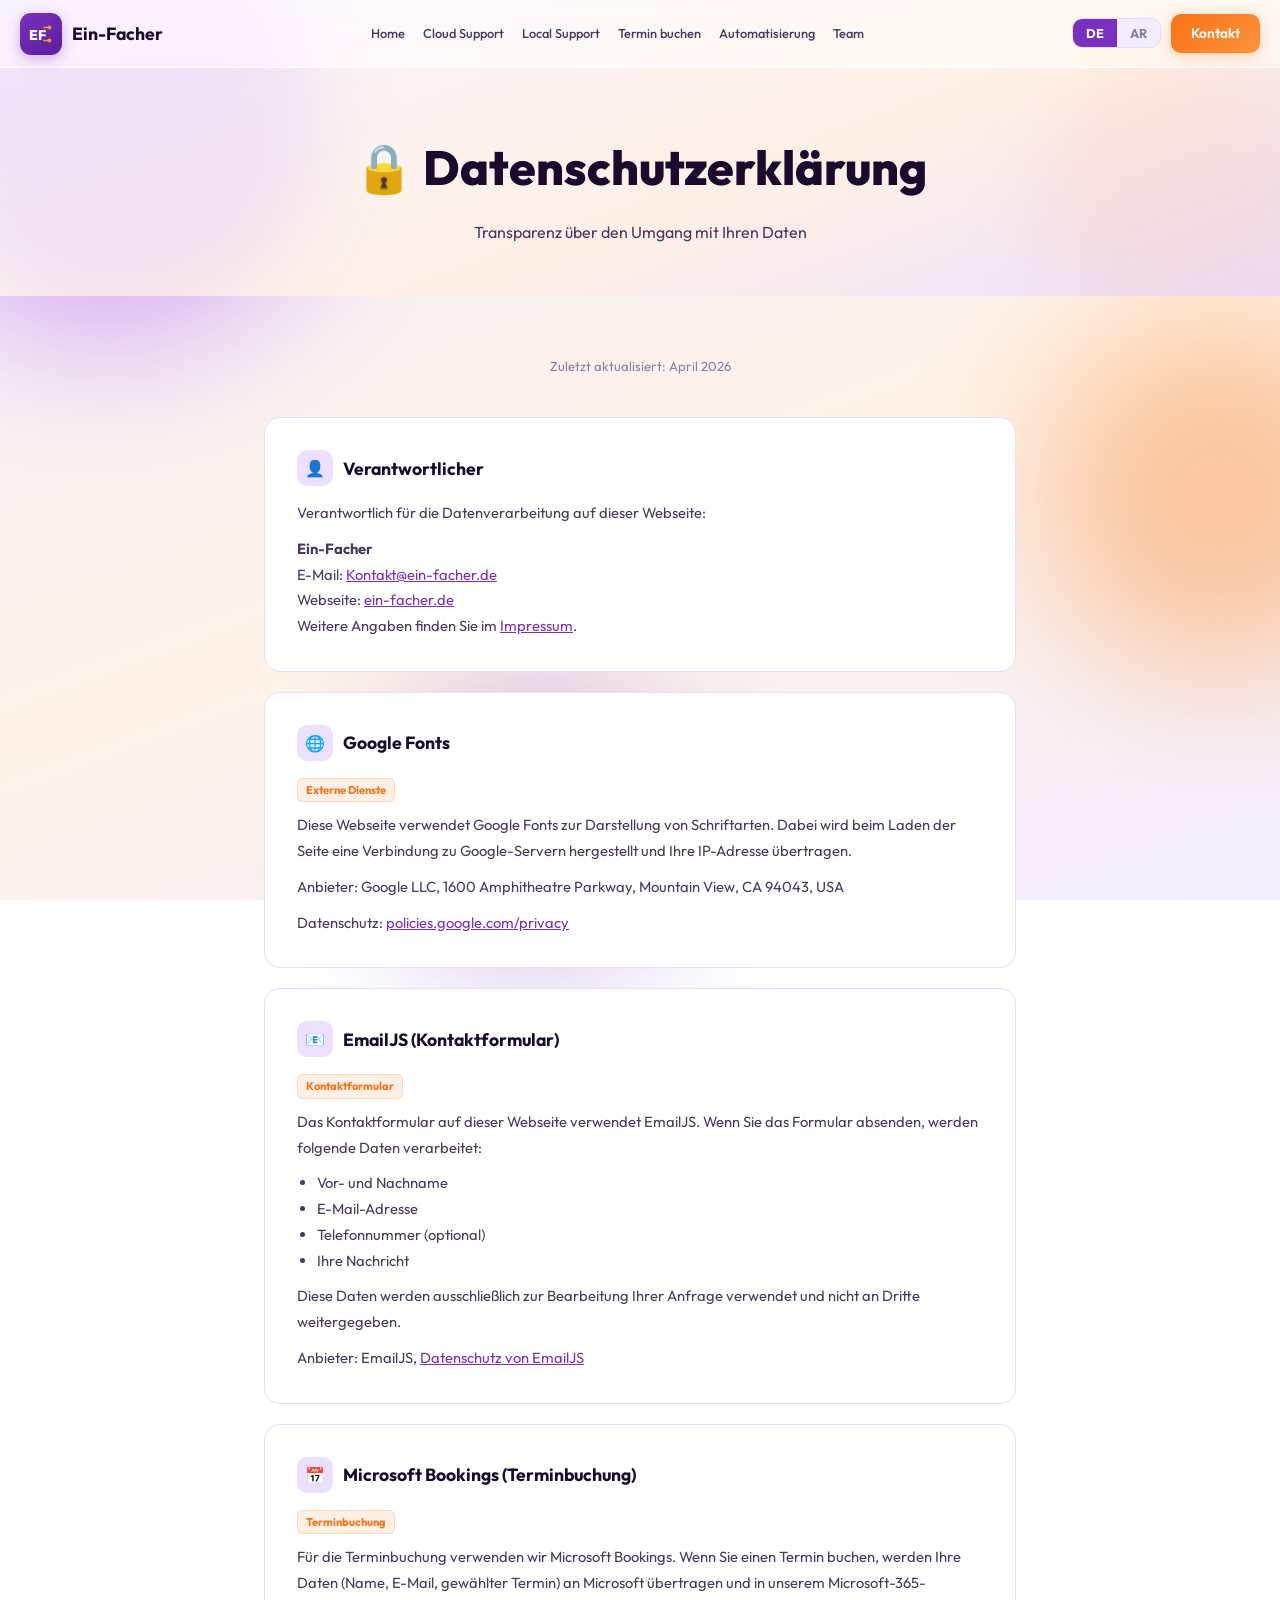
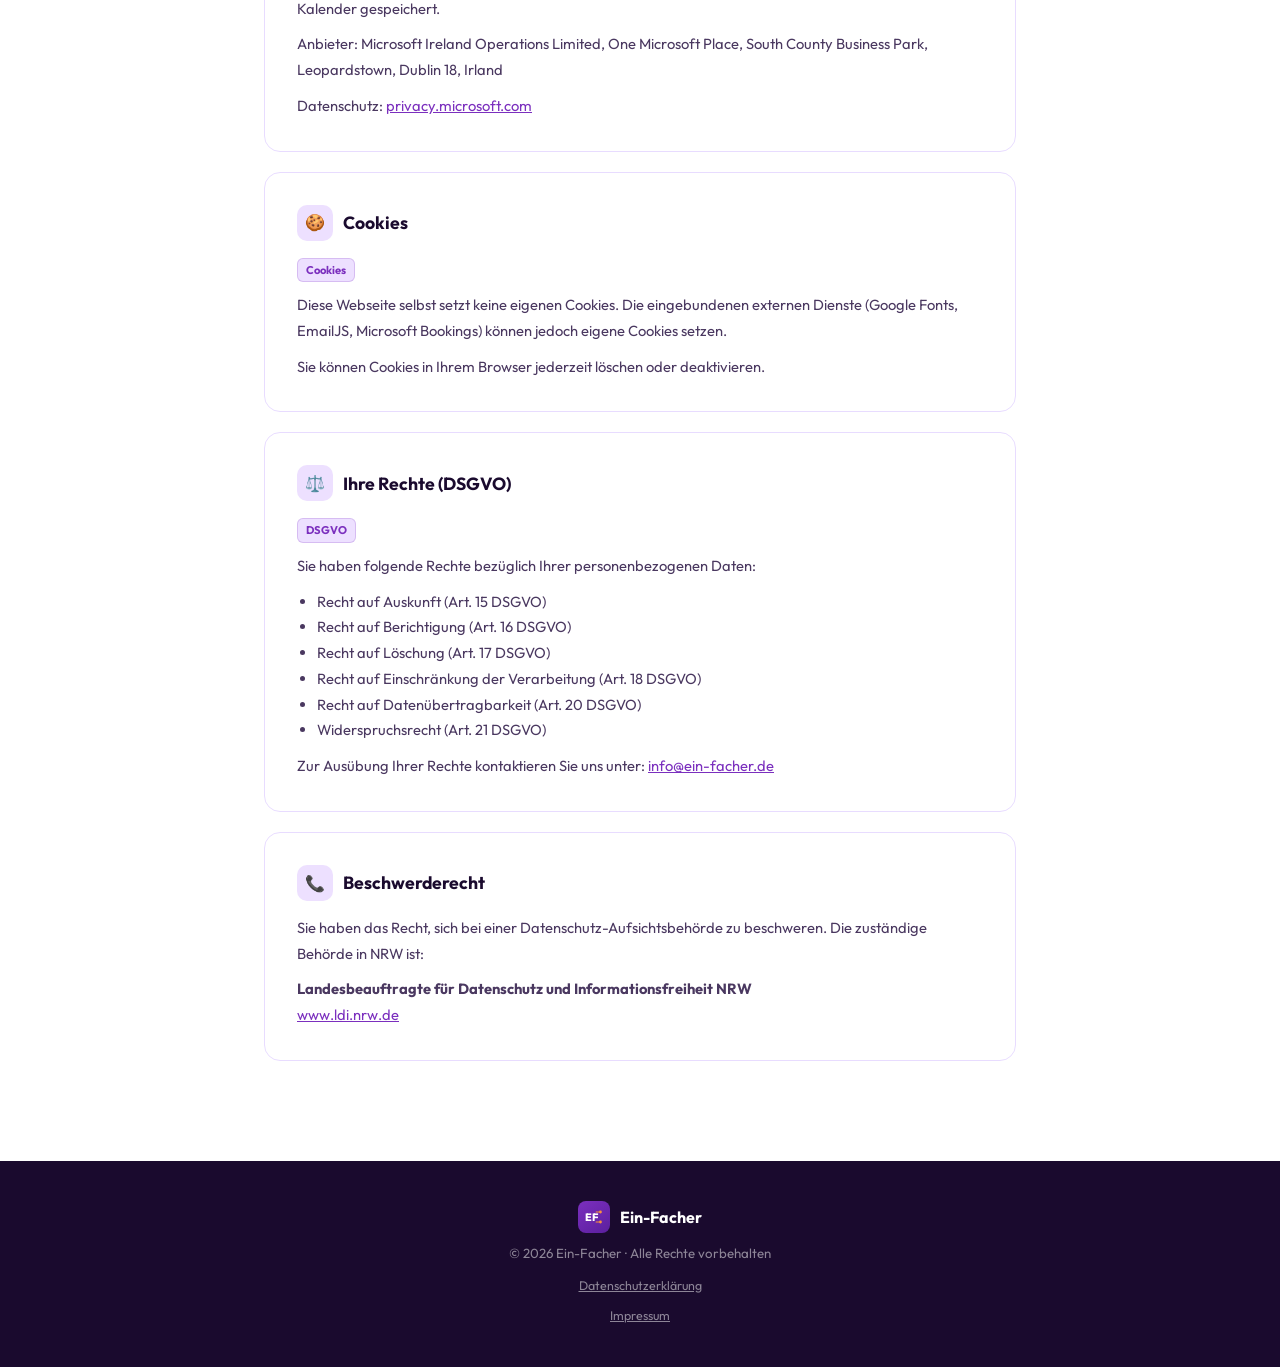
<file: datenschutz.html>
<!DOCTYPE html>
<html lang="de" dir="ltr">
<head>
  <meta charset="UTF-8"/>
  <meta name="viewport" content="width=device-width, initial-scale=1.0"/>
  <title>Datenschutz – Ein-Facher</title>
  <link href="https://fonts.googleapis.com/css2?family=Outfit:wght@300;400;500;600;700;800&family=Noto+Kufi+Arabic:wght@300;400;600;700&display=swap" rel="stylesheet"/>
  <link rel="stylesheet" href="style.css"/>
  <style>
    .datenschutz-hero {
      padding: calc(var(--nav-h) + 60px) 24px 50px;
      text-align: center;
      background: linear-gradient(160deg, #F8F5FF 0%, #FFF0E6 60%, #EDE0FF 100%);
      position: relative;
      overflow: hidden;
    }
    .blob { position: absolute; border-radius: 50%; pointer-events: none; filter: blur(40px); }
    .blob1 { width: 400px; height: 400px; background: rgba(168,85,247,0.1); top: -80px; left: -80px; animation: blobFloat1 8s ease-in-out infinite; }
    .blob2 { width: 300px; height: 300px; background: rgba(249,115,22,0.08); bottom: -60px; right: -60px; animation: blobFloat2 10s ease-in-out infinite; }
    @keyframes blobFloat1 { 0%,100% { transform: translate(0,0); } 50% { transform: translate(20px,15px); } }
    @keyframes blobFloat2 { 0%,100% { transform: translate(0,0); } 50% { transform: translate(-15px,-20px); } }

    .datenschutz-hero h1 {
      font-size: clamp(1.8rem, 4vw, 3rem); font-weight: 800;
      color: var(--text); position: relative; z-index: 1;
      opacity: 0; animation: heroItem 0.8s 0.3s var(--ease) forwards;
    }
    .datenschutz-hero p {
      color: var(--text-mid); margin-top: 12px; font-size: 1rem;
      position: relative; z-index: 1;
      opacity: 0; animation: heroItem 0.8s 0.5s var(--ease) forwards;
    }
    @keyframes heroItem { from { opacity:0; transform: translateY(20px); } to { opacity:1; transform: translateY(0); } }

    .datenschutz-content {
      max-width: 800px; margin: 0 auto; padding: 60px 24px 80px;
    }
    .ds-section {
      background: #fff; border: 1.5px solid var(--border); border-radius: var(--radius);
      padding: 32px; margin-bottom: 20px;
      transition: box-shadow 0.3s;
    }
    .ds-section:hover { box-shadow: 0 8px 24px var(--shadow); }
    .ds-section h2 {
      font-size: 1.1rem; font-weight: 700; color: var(--text);
      margin-bottom: 14px; display: flex; align-items: center; gap: 10px;
    }
    .ds-section h2 .icon {
      width: 36px; height: 36px; border-radius: 10px;
      background: var(--purple-soft); display: flex; align-items: center;
      justify-content: center; font-size: 1rem; flex-shrink: 0;
    }
    .ds-section p { color: var(--text-mid); font-size: 0.92rem; line-height: 1.75; margin-bottom: 10px; }
    .ds-section p:last-child { margin-bottom: 0; }
    .ds-section a { color: var(--purple); text-decoration: underline; }
    .ds-section ul { margin: 10px 0 10px 20px; color: var(--text-mid); font-size: 0.92rem; line-height: 1.75; }
    .ds-tag {
      display: inline-block; padding: 2px 8px;
      background: var(--orange-soft); border: 1px solid rgba(249,115,22,0.2);
      border-radius: 6px; font-size: 0.7rem; color: var(--orange);
      font-weight: 700; margin-bottom: 10px;
    }
    .ds-tag.purple {
      background: var(--purple-soft); border-color: rgba(123,47,190,0.2);
      color: var(--purple);
    }
    .last-updated {
      text-align: center; color: var(--text-muted); font-size: 0.82rem;
      margin-bottom: 40px;
    }
  </style>
<link rel="stylesheet" href="glass.css"/>
<link rel="icon" type="image/svg+xml" href="favicon.svg"/>
</head>
<body>

<!-- NAV -->
<nav id="mainNav">
  <a href="index.html" class="nav-logo">
    <div class="logo-box"><svg viewBox="0 0 28 28" fill="none"><text x="1" y="20" font-family="Outfit,sans-serif" font-weight="800" font-size="15" fill="white">EF</text><circle cx="23" cy="7" r="2.2" fill="#FB923C"/><circle cx="23" cy="21" r="2.2" fill="#FB923C"/><line x1="21" y1="7" x2="17" y2="7" stroke="#FB923C" stroke-width="1.5" stroke-linecap="round"/><line x1="21" y1="21" x2="17" y2="21" stroke="#FB923C" stroke-width="1.5" stroke-linecap="round"/></svg></div>
    <div class="logo-text-wrap"><span class="logo-name">Ein-Facher</span></div>
  </a>
  <ul class="nav-links">
    <li><a href="index.html">Home</a></li>
    <li><a href="cloud-support.html">Cloud Support</a></li>
    <li><a href="local-support.html">Local Support</a></li>
    <li><a href="termin.html">Termin buchen</a></li>
    <li><a href="automatisierung.html">Automatisierung</a></li>
    <li><a href="team.html">Team</a></li>
  </ul>
  <div class="nav-right">
    <div class="lang-toggle">
      <button class="lang-btn active" onclick="setLang('de')">DE</button>
      <button class="lang-btn" onclick="setLang('ar')">AR</button>
    </div>
    <a href="index.html#contact" class="cta-nav">Kontakt</a>
    <button class="hamburger" id="hamburger" onclick="toggleMenu()"><span></span><span></span><span></span></button>
  </div>
</nav>

<div class="mobile-menu" id="mobileMenu">
  <a href="index.html" onclick="closeMenu()">Home</a>
  <a href="cloud-support.html" onclick="closeMenu()">Cloud Support</a>
  <a href="local-support.html" onclick="closeMenu()">Local Support</a>
  <a href="termin.html" onclick="closeMenu()">Termin buchen</a>
  <a href="automatisierung.html" onclick="closeMenu()">Automatisierung</a>
  <a href="team.html" onclick="closeMenu()">Team</a>
  <a href="index.html#contact" onclick="closeMenu()" style="color:var(--orange);font-weight:600;">Kontakt</a>
</div>

<!-- HERO -->
<div class="datenschutz-hero">
  <div class="blob blob1"></div>
  <div class="blob blob2"></div>
  <h1>🔒 Datenschutzerklärung</h1>
  <p>Transparenz über den Umgang mit Ihren Daten</p>
</div>

<!-- CONTENT -->
<div class="datenschutz-content">
  <p class="last-updated">Zuletzt aktualisiert: April 2026</p>

  <div class="ds-section reveal">
    <h2><span class="icon">👤</span> Verantwortlicher</h2>
    <p>Verantwortlich für die Datenverarbeitung auf dieser Webseite:</p>
    <p><strong>Ein-Facher</strong><br/>
    E-Mail: <a href="mailto:Kontakt@ein-facher.de">Kontakt@ein-facher.de</a><br/>
    Webseite: <a href="https://ein-facher.de">ein-facher.de</a><br/>
    Weitere Angaben finden Sie im <a href="impressum.html">Impressum</a>.</p>
  </div>

  <div class="ds-section reveal">
    <h2><span class="icon">🌐</span> Google Fonts</h2>
    <div class="ds-tag">Externe Dienste</div>
    <p>Diese Webseite verwendet Google Fonts zur Darstellung von Schriftarten. Dabei wird beim Laden der Seite eine Verbindung zu Google-Servern hergestellt und Ihre IP-Adresse übertragen.</p>
    <p>Anbieter: Google LLC, 1600 Amphitheatre Parkway, Mountain View, CA 94043, USA</p>
    <p>Datenschutz: <a href="https://policies.google.com/privacy" target="_blank">policies.google.com/privacy</a></p>
  </div>

  <div class="ds-section reveal">
    <h2><span class="icon">📧</span> EmailJS (Kontaktformular)</h2>
    <div class="ds-tag">Kontaktformular</div>
    <p>Das Kontaktformular auf dieser Webseite verwendet EmailJS. Wenn Sie das Formular absenden, werden folgende Daten verarbeitet:</p>
    <ul>
      <li>Vor- und Nachname</li>
      <li>E-Mail-Adresse</li>
      <li>Telefonnummer (optional)</li>
      <li>Ihre Nachricht</li>
    </ul>
    <p>Diese Daten werden ausschließlich zur Bearbeitung Ihrer Anfrage verwendet und nicht an Dritte weitergegeben.</p>
    <p>Anbieter: EmailJS, <a href="https://www.emailjs.com/legal/privacy-policy/" target="_blank">Datenschutz von EmailJS</a></p>
  </div>

  <div class="ds-section reveal">
    <h2><span class="icon">📅</span> Microsoft Bookings (Terminbuchung)</h2>
    <div class="ds-tag">Terminbuchung</div>
    <p>Für die Terminbuchung verwenden wir Microsoft Bookings. Wenn Sie einen Termin buchen, werden Ihre Daten (Name, E-Mail, gewählter Termin) an Microsoft übertragen und in unserem Microsoft-365-Kalender gespeichert.</p>
    <p>Anbieter: Microsoft Ireland Operations Limited, One Microsoft Place, South County Business Park, Leopardstown, Dublin 18, Irland</p>
    <p>Datenschutz: <a href="https://privacy.microsoft.com/de-de/privacystatement" target="_blank">privacy.microsoft.com</a></p>
  </div>

  <div class="ds-section reveal">
    <h2><span class="icon">🍪</span> Cookies</h2>
    <div class="ds-tag purple">Cookies</div>
    <p>Diese Webseite selbst setzt keine eigenen Cookies. Die eingebundenen externen Dienste (Google Fonts, EmailJS, Microsoft Bookings) können jedoch eigene Cookies setzen.</p>
    <p>Sie können Cookies in Ihrem Browser jederzeit löschen oder deaktivieren.</p>
  </div>

  <div class="ds-section reveal">
    <h2><span class="icon">⚖️</span> Ihre Rechte (DSGVO)</h2>
    <div class="ds-tag purple">DSGVO</div>
    <p>Sie haben folgende Rechte bezüglich Ihrer personenbezogenen Daten:</p>
    <ul>
      <li>Recht auf Auskunft (Art. 15 DSGVO)</li>
      <li>Recht auf Berichtigung (Art. 16 DSGVO)</li>
      <li>Recht auf Löschung (Art. 17 DSGVO)</li>
      <li>Recht auf Einschränkung der Verarbeitung (Art. 18 DSGVO)</li>
      <li>Recht auf Datenübertragbarkeit (Art. 20 DSGVO)</li>
      <li>Widerspruchsrecht (Art. 21 DSGVO)</li>
    </ul>
    <p>Zur Ausübung Ihrer Rechte kontaktieren Sie uns unter: <a href="mailto:info@ein-facher.de">info@ein-facher.de</a></p>
  </div>

  <div class="ds-section reveal">
    <h2><span class="icon">📞</span> Beschwerderecht</h2>
    <p>Sie haben das Recht, sich bei einer Datenschutz-Aufsichtsbehörde zu beschweren. Die zuständige Behörde in NRW ist:</p>
    <p><strong>Landesbeauftragte für Datenschutz und Informationsfreiheit NRW</strong><br/>
    <a href="https://www.ldi.nrw.de" target="_blank">www.ldi.nrw.de</a></p>
  </div>

</div>

<!-- FOOTER -->
<footer>
  <div class="footer-brand">
    <div class="footer-logo-box"><svg viewBox="0 0 28 28" fill="none"><text x="1" y="20" font-family="Outfit,sans-serif" font-weight="800" font-size="15" fill="white">EF</text><circle cx="23" cy="7" r="2" fill="#FB923C"/><circle cx="23" cy="21" r="2" fill="#FB923C"/><line x1="21" y1="7" x2="17" y2="7" stroke="#FB923C" stroke-width="1.5" stroke-linecap="round"/><line x1="21" y1="21" x2="17" y2="21" stroke="#FB923C" stroke-width="1.5" stroke-linecap="round"/></svg></div>
    <span class="footer-name">Ein-Facher</span>
  </div>
  <p id="footerCopy" data-de="© 2026 Ein-Facher · Alle Rechte vorbehalten" data-ar="© 2026 Ein-Facher · جميع الحقوق محفوظة">© 2026 Ein-Facher · Alle Rechte vorbehalten</p>
  <p style="margin-top:10px;"><a href="datenschutz.html" data-de="Datenschutzerklärung" data-ar="سياسة الخصوصية" style="color:rgba(255,255,255,0.5);font-size:0.78rem;text-decoration:underline;">Datenschutzerklärung</a></p>
  <p style="margin-top:8px;"><a href="impressum.html" data-de="Impressum" data-ar="البيانات القانونية" style="color:rgba(255,255,255,0.5);font-size:0.78rem;text-decoration:underline;">Impressum</a></p>
</footer>

<script>
  document.getElementById('footerCopy').textContent = '© ' + new Date().getFullYear() + ' Ein-Facher · Alle Rechte vorbehalten';
  window.addEventListener('scroll', () => { document.getElementById('mainNav').classList.toggle('scrolled', window.scrollY > 40); });
  function toggleMenu() { document.getElementById('mobileMenu').classList.toggle('open'); document.getElementById('hamburger').classList.toggle('open'); }
  function closeMenu() { document.getElementById('mobileMenu').classList.remove('open'); document.getElementById('hamburger').classList.remove('open'); }
  let currentLang = 'de';
  function setLang(lang) {
    currentLang = lang;
    document.documentElement.lang = lang;
    document.body.classList.toggle('ar', lang === 'ar');
    document.documentElement.dir = lang === 'ar' ? 'rtl' : 'ltr';
    document.querySelectorAll('.lang-btn').forEach(btn => btn.classList.toggle('active', btn.textContent.toLowerCase() === lang));
  }
  const obs = new IntersectionObserver((entries) => {
    entries.forEach((e, i) => { if (e.isIntersecting) setTimeout(() => e.target.classList.add('visible'), i * 100); });
  }, { threshold: 0.1 });
  document.querySelectorAll('.reveal').forEach(el => obs.observe(el));
</script>
<script src="glass.js" defer></script>
</body>
</html>
</file>
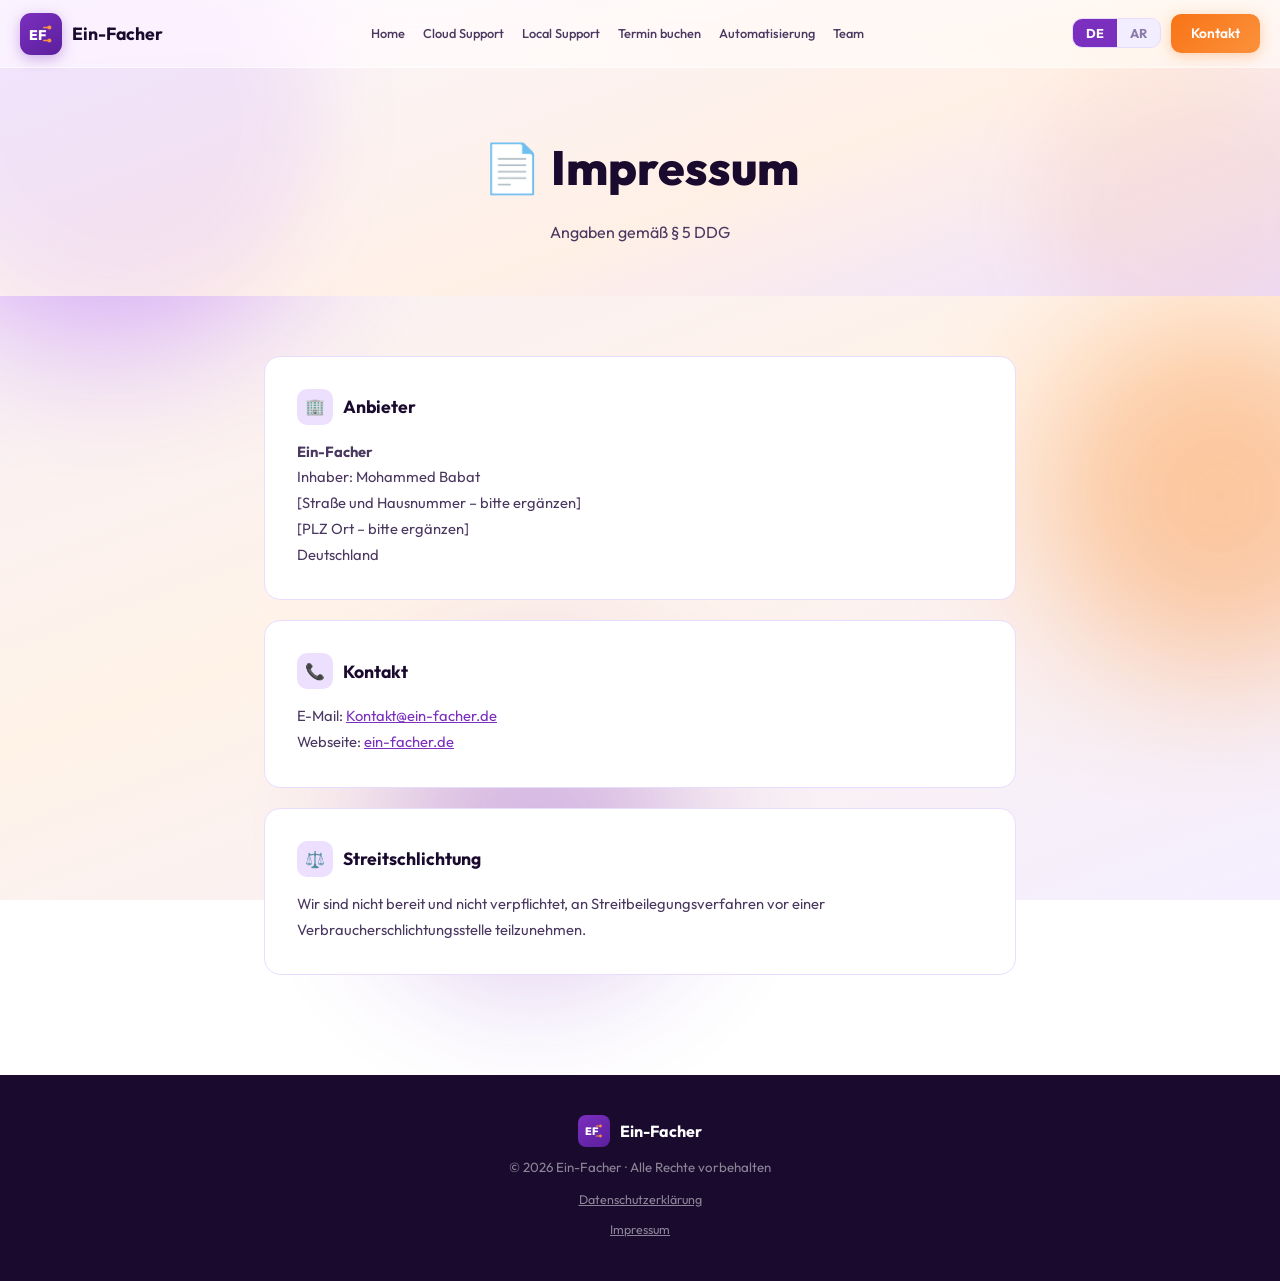
<file: impressum.html>
<!DOCTYPE html>
<html lang="de" dir="ltr">
<head>
  <meta charset="UTF-8"/>
  <meta name="viewport" content="width=device-width, initial-scale=1.0"/>
  <title>Impressum – Ein-Facher</title>
  <link href="https://fonts.googleapis.com/css2?family=Outfit:wght@300;400;500;600;700;800&family=Noto+Kufi+Arabic:wght@300;400;600;700&display=swap" rel="stylesheet"/>
  <link rel="stylesheet" href="style.css"/>
  <style>
    .datenschutz-hero {
      padding: calc(var(--nav-h) + 60px) 24px 50px;
      text-align: center;
      background: linear-gradient(160deg, #F8F5FF 0%, #FFF0E6 60%, #EDE0FF 100%);
      position: relative;
      overflow: hidden;
    }
    .blob { position: absolute; border-radius: 50%; pointer-events: none; filter: blur(40px); }
    .blob1 { width: 400px; height: 400px; background: rgba(168,85,247,0.1); top: -80px; left: -80px; animation: blobFloat1 8s ease-in-out infinite; }
    .blob2 { width: 300px; height: 300px; background: rgba(249,115,22,0.08); bottom: -60px; right: -60px; animation: blobFloat2 10s ease-in-out infinite; }
    @keyframes blobFloat1 { 0%,100% { transform: translate(0,0); } 50% { transform: translate(20px,15px); } }
    @keyframes blobFloat2 { 0%,100% { transform: translate(0,0); } 50% { transform: translate(-15px,-20px); } }

    .datenschutz-hero h1 {
      font-size: clamp(1.8rem, 4vw, 3rem); font-weight: 800;
      color: var(--text); position: relative; z-index: 1;
      opacity: 0; animation: heroItem 0.8s 0.3s var(--ease) forwards;
    }
    .datenschutz-hero p {
      color: var(--text-mid); margin-top: 12px; font-size: 1rem;
      position: relative; z-index: 1;
      opacity: 0; animation: heroItem 0.8s 0.5s var(--ease) forwards;
    }
    @keyframes heroItem { from { opacity:0; transform: translateY(20px); } to { opacity:1; transform: translateY(0); } }

    .datenschutz-content {
      max-width: 800px; margin: 0 auto; padding: 60px 24px 80px;
    }
    .ds-section {
      background: #fff; border: 1.5px solid var(--border); border-radius: var(--radius);
      padding: 32px; margin-bottom: 20px;
      transition: box-shadow 0.3s;
    }
    .ds-section:hover { box-shadow: 0 8px 24px var(--shadow); }
    .ds-section h2 {
      font-size: 1.1rem; font-weight: 700; color: var(--text);
      margin-bottom: 14px; display: flex; align-items: center; gap: 10px;
    }
    .ds-section h2 .icon {
      width: 36px; height: 36px; border-radius: 10px;
      background: var(--purple-soft); display: flex; align-items: center;
      justify-content: center; font-size: 1rem; flex-shrink: 0;
    }
    .ds-section p { color: var(--text-mid); font-size: 0.92rem; line-height: 1.75; margin-bottom: 10px; }
    .ds-section p:last-child { margin-bottom: 0; }
    .ds-section a { color: var(--purple); text-decoration: underline; }
    .ds-section ul { margin: 10px 0 10px 20px; color: var(--text-mid); font-size: 0.92rem; line-height: 1.75; }
    .ds-tag {
      display: inline-block; padding: 2px 8px;
      background: var(--orange-soft); border: 1px solid rgba(249,115,22,0.2);
      border-radius: 6px; font-size: 0.7rem; color: var(--orange);
      font-weight: 700; margin-bottom: 10px;
    }
    .ds-tag.purple {
      background: var(--purple-soft); border-color: rgba(123,47,190,0.2);
      color: var(--purple);
    }
    .last-updated {
      text-align: center; color: var(--text-muted); font-size: 0.82rem;
      margin-bottom: 40px;
    }
  </style>
<link rel="stylesheet" href="glass.css"/>
<link rel="icon" type="image/svg+xml" href="favicon.svg"/>
</head>
<body>

<!-- NAV -->
<nav id="mainNav">
  <a href="index.html" class="nav-logo">
    <div class="logo-box"><svg viewBox="0 0 28 28" fill="none"><text x="1" y="20" font-family="Outfit,sans-serif" font-weight="800" font-size="15" fill="white">EF</text><circle cx="23" cy="7" r="2.2" fill="#FB923C"/><circle cx="23" cy="21" r="2.2" fill="#FB923C"/><line x1="21" y1="7" x2="17" y2="7" stroke="#FB923C" stroke-width="1.5" stroke-linecap="round"/><line x1="21" y1="21" x2="17" y2="21" stroke="#FB923C" stroke-width="1.5" stroke-linecap="round"/></svg></div>
    <div class="logo-text-wrap"><span class="logo-name">Ein-Facher</span></div>
  </a>
  <ul class="nav-links">
    <li><a href="index.html">Home</a></li>
    <li><a href="cloud-support.html">Cloud Support</a></li>
    <li><a href="local-support.html">Local Support</a></li>
    <li><a href="termin.html">Termin buchen</a></li>
    <li><a href="automatisierung.html">Automatisierung</a></li>
    <li><a href="team.html">Team</a></li>
  </ul>
  <div class="nav-right">
    <div class="lang-toggle">
      <button class="lang-btn active" onclick="setLang('de')">DE</button>
      <button class="lang-btn" onclick="setLang('ar')">AR</button>
    </div>
    <a href="index.html#contact" class="cta-nav">Kontakt</a>
    <button class="hamburger" id="hamburger" onclick="toggleMenu()"><span></span><span></span><span></span></button>
  </div>
</nav>

<div class="mobile-menu" id="mobileMenu">
  <a href="index.html" onclick="closeMenu()">Home</a>
  <a href="cloud-support.html" onclick="closeMenu()">Cloud Support</a>
  <a href="local-support.html" onclick="closeMenu()">Local Support</a>
  <a href="termin.html" onclick="closeMenu()">Termin buchen</a>
  <a href="automatisierung.html" onclick="closeMenu()">Automatisierung</a>
  <a href="team.html" onclick="closeMenu()">Team</a>
  <a href="index.html#contact" onclick="closeMenu()" style="color:var(--orange);font-weight:600;">Kontakt</a>
</div>

<!-- HERO -->
<div class="datenschutz-hero">
  <div class="blob blob1"></div>
  <div class="blob blob2"></div>
  <h1>📄 Impressum</h1>
  <p>Angaben gemäß § 5 DDG</p>
</div>

<!-- CONTENT -->
<div class="datenschutz-content">
  <div class="ds-section reveal">
    <h2><span class="icon">🏢</span> Anbieter</h2>
    <p><strong>Ein-Facher</strong><br/>
    Inhaber: Mohammed Babat<br/>
    [Straße und Hausnummer – bitte ergänzen]<br/>
    [PLZ Ort – bitte ergänzen]<br/>
    Deutschland</p>
  </div>

  <div class="ds-section reveal">
    <h2><span class="icon">📞</span> Kontakt</h2>
    <p>E-Mail: <a href="mailto:Kontakt@ein-facher.de">Kontakt@ein-facher.de</a><br/>
    Webseite: <a href="https://ein-facher.de">ein-facher.de</a></p>
  </div>

  <div class="ds-section reveal">
    <h2><span class="icon">⚖️</span> Streitschlichtung</h2>
    <p>Wir sind nicht bereit und nicht verpflichtet, an Streitbeilegungsverfahren vor einer Verbraucherschlichtungsstelle teilzunehmen.</p>
  </div>
</div>

<!-- FOOTER -->
<footer>
  <div class="footer-brand">
    <div class="footer-logo-box"><svg viewBox="0 0 28 28" fill="none"><text x="1" y="20" font-family="Outfit,sans-serif" font-weight="800" font-size="15" fill="white">EF</text><circle cx="23" cy="7" r="2" fill="#FB923C"/><circle cx="23" cy="21" r="2" fill="#FB923C"/><line x1="21" y1="7" x2="17" y2="7" stroke="#FB923C" stroke-width="1.5" stroke-linecap="round"/><line x1="21" y1="21" x2="17" y2="21" stroke="#FB923C" stroke-width="1.5" stroke-linecap="round"/></svg></div>
    <span class="footer-name">Ein-Facher</span>
  </div>
  <p id="footerCopy" data-de="© 2026 Ein-Facher · Alle Rechte vorbehalten" data-ar="© 2026 Ein-Facher · جميع الحقوق محفوظة">© 2026 Ein-Facher · Alle Rechte vorbehalten</p>
  <p style="margin-top:10px;"><a href="datenschutz.html" data-de="Datenschutzerklärung" data-ar="سياسة الخصوصية" style="color:rgba(255,255,255,0.5);font-size:0.78rem;text-decoration:underline;">Datenschutzerklärung</a></p>
  <p style="margin-top:8px;"><a href="impressum.html" data-de="Impressum" data-ar="البيانات القانونية" style="color:rgba(255,255,255,0.5);font-size:0.78rem;text-decoration:underline;">Impressum</a></p>
</footer>

<script>
  document.getElementById('footerCopy').textContent = '© ' + new Date().getFullYear() + ' Ein-Facher · Alle Rechte vorbehalten';
  window.addEventListener('scroll', () => { document.getElementById('mainNav').classList.toggle('scrolled', window.scrollY > 40); });
  function toggleMenu() { document.getElementById('mobileMenu').classList.toggle('open'); document.getElementById('hamburger').classList.toggle('open'); }
  function closeMenu() { document.getElementById('mobileMenu').classList.remove('open'); document.getElementById('hamburger').classList.remove('open'); }
  let currentLang = 'de';
  function setLang(lang) {
    currentLang = lang;
    document.documentElement.lang = lang;
    document.body.classList.toggle('ar', lang === 'ar');
    document.documentElement.dir = lang === 'ar' ? 'rtl' : 'ltr';
    document.querySelectorAll('.lang-btn').forEach(btn => btn.classList.toggle('active', btn.textContent.toLowerCase() === lang));
  }
  const obs = new IntersectionObserver((entries) => {
    entries.forEach((e, i) => { if (e.isIntersecting) setTimeout(() => e.target.classList.add('visible'), i * 100); });
  }, { threshold: 0.1 });
  document.querySelectorAll('.reveal').forEach(el => obs.observe(el));
</script>
<script src="glass.js" defer></script>
</body>
</html>
</file>
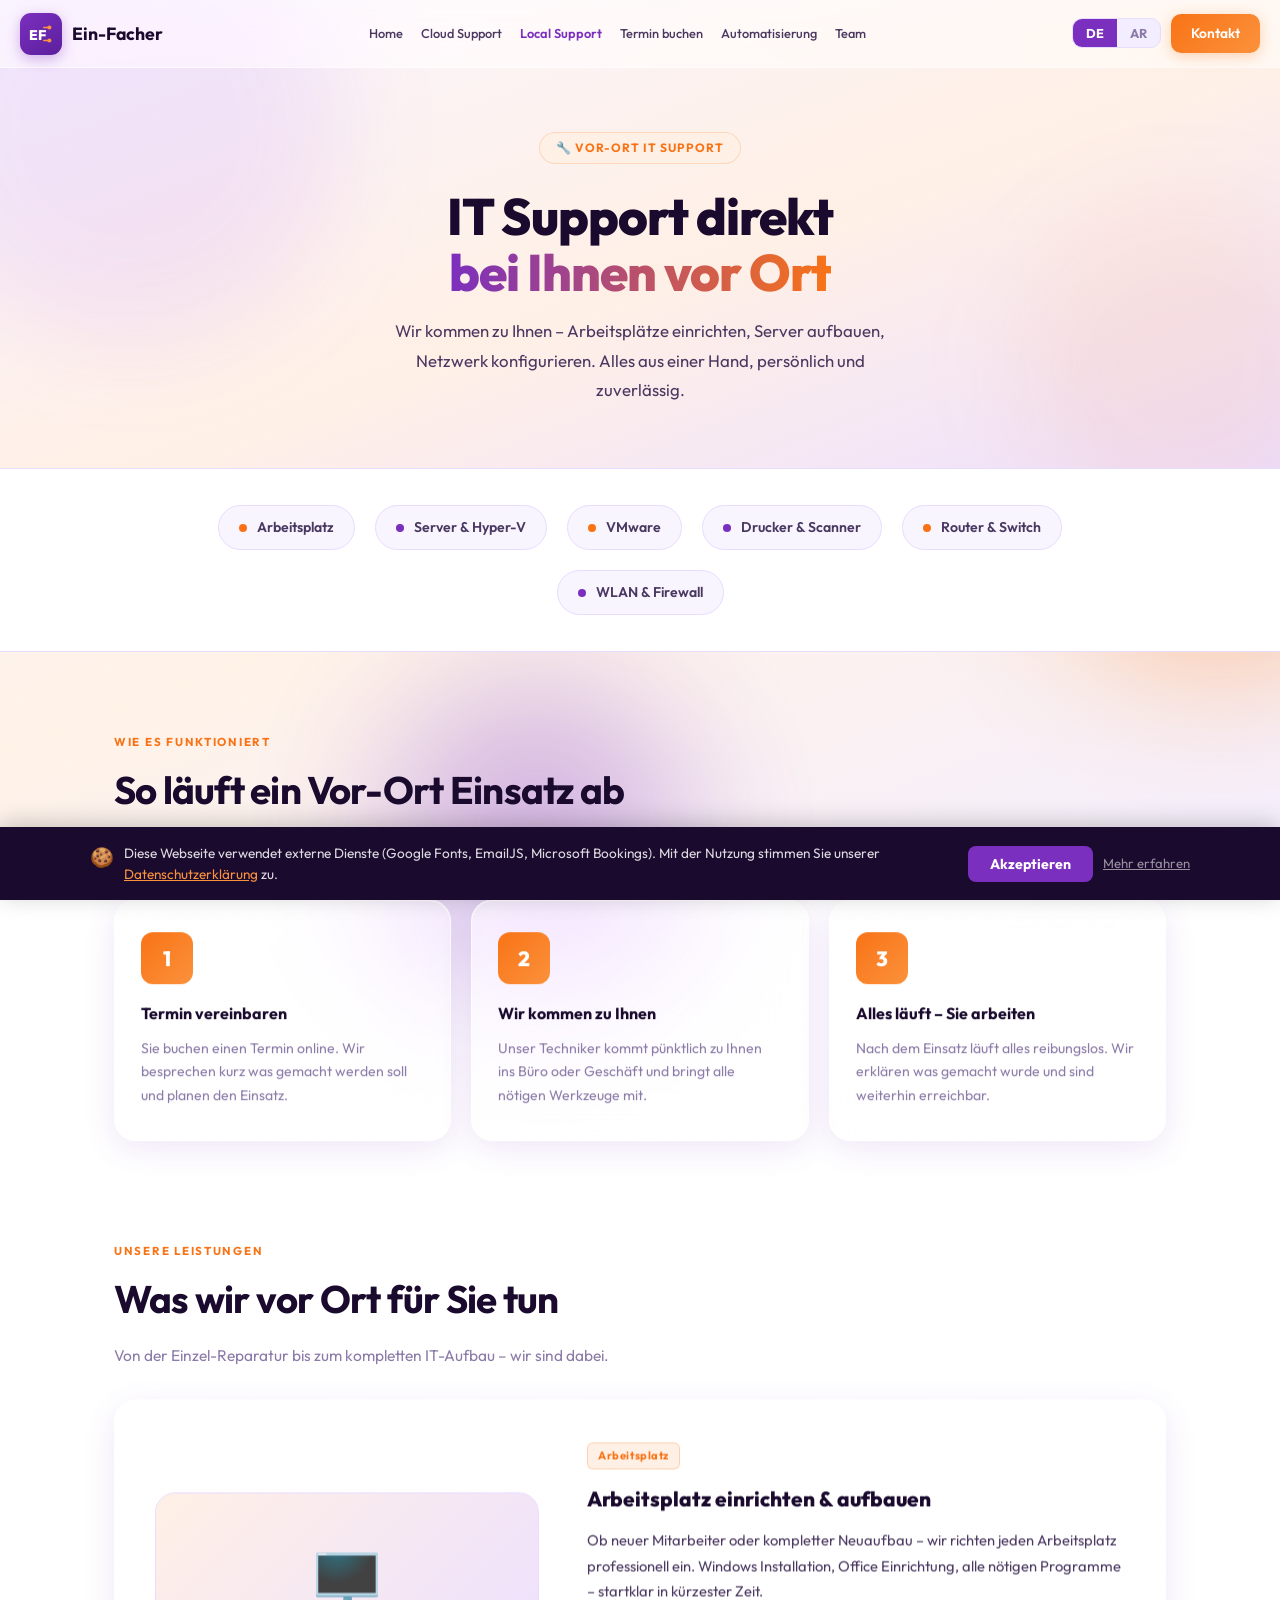
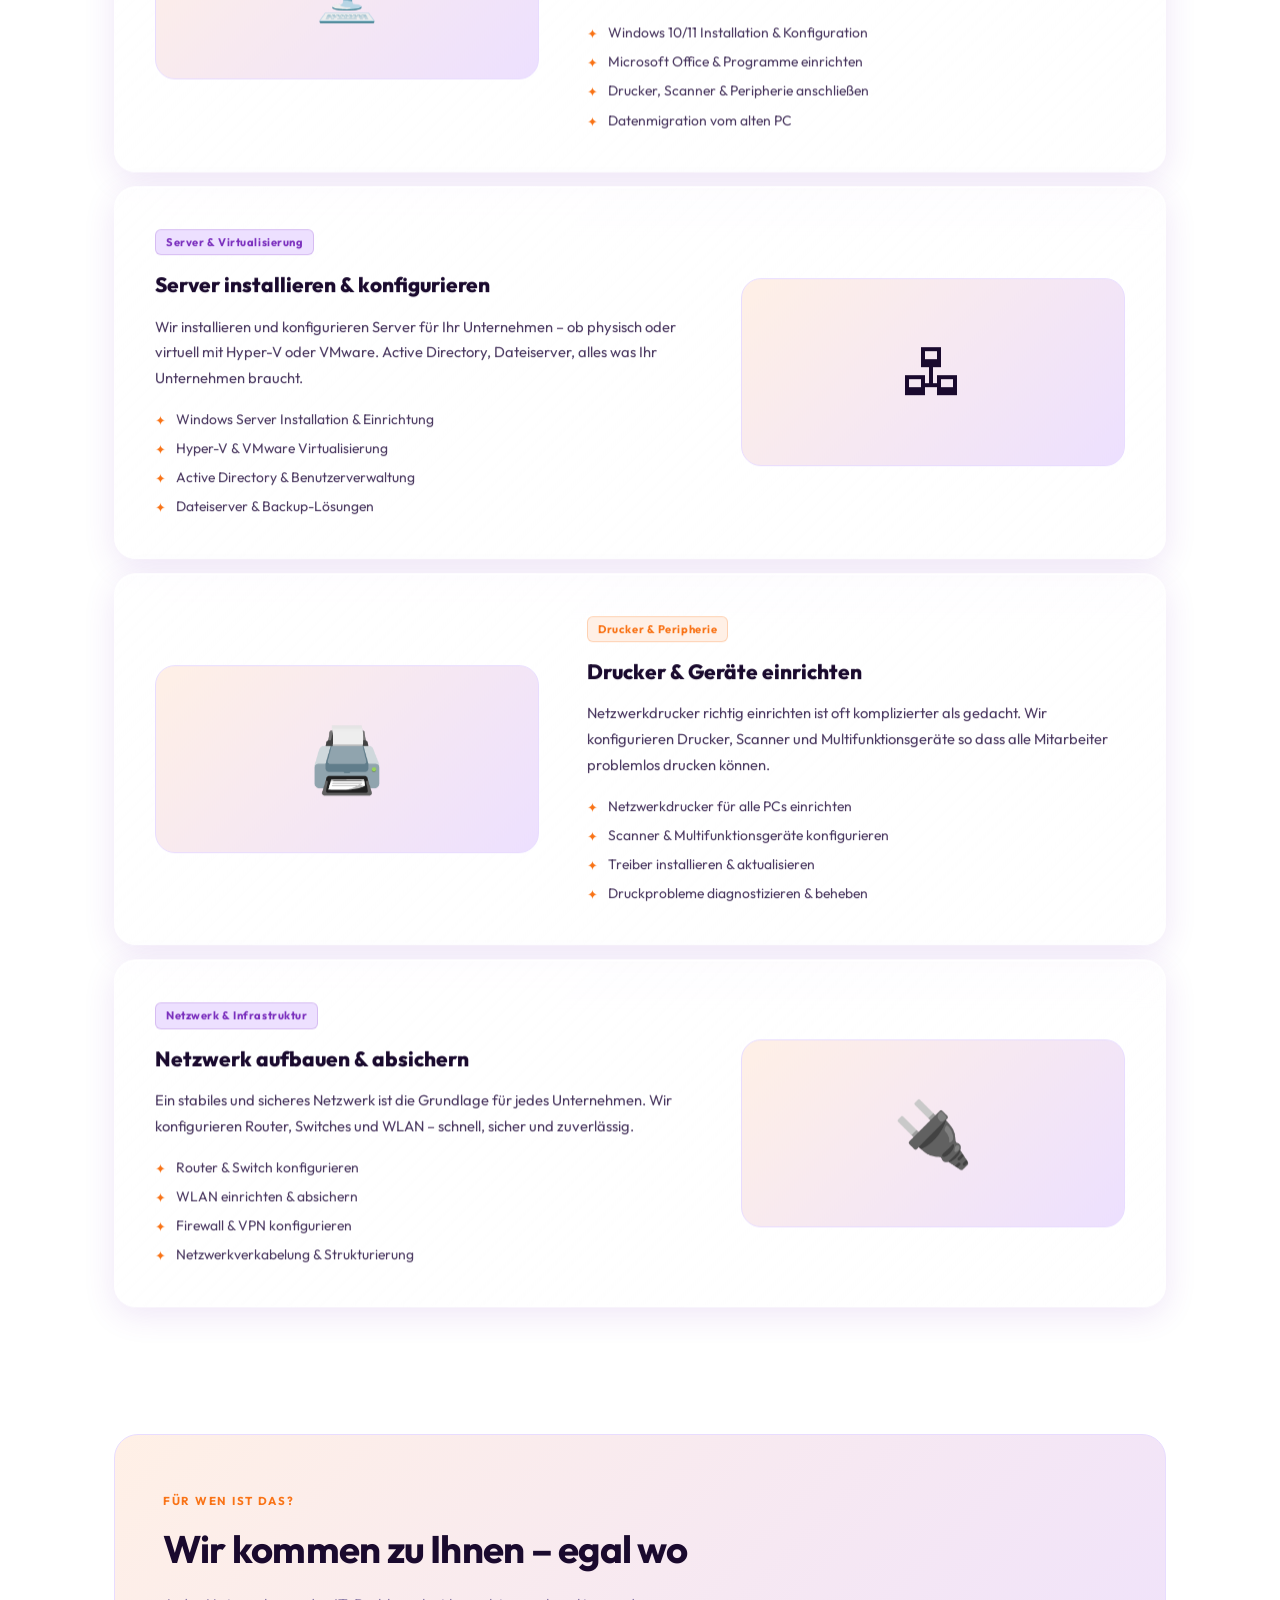
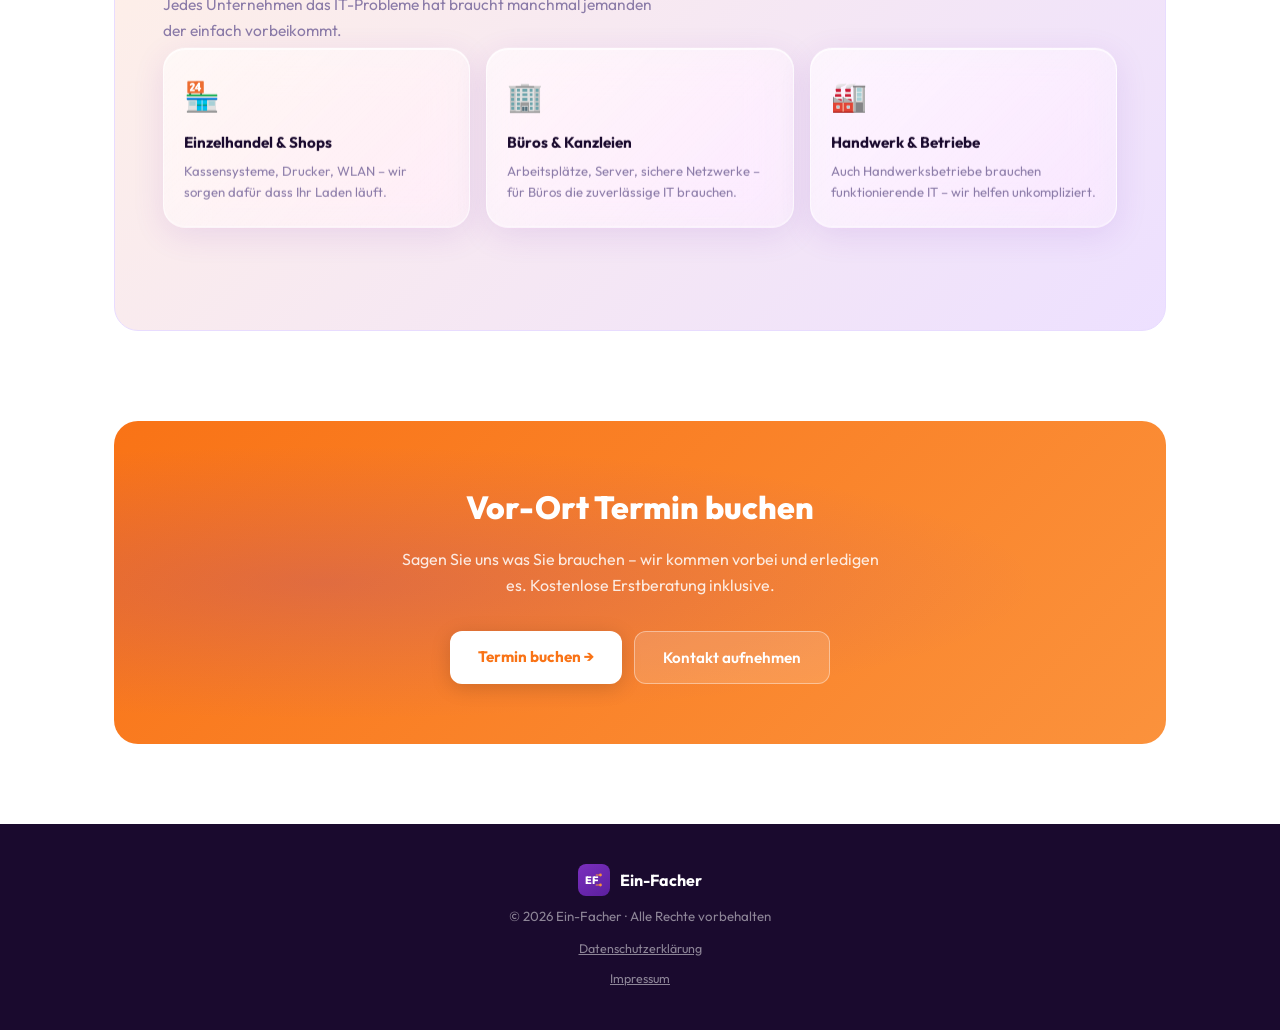
<file: local-support.html>
<!DOCTYPE html>
<html lang="de" dir="ltr">
<head>
  <meta charset="UTF-8"/>
  <meta name="viewport" content="width=device-width, initial-scale=1.0"/>
  <title>Local Support – Ein-Facher</title>
  <link href="https://fonts.googleapis.com/css2?family=Outfit:wght@300;400;500;600;700;800&family=Noto+Kufi+Arabic:wght@300;400;600;700&display=swap" rel="stylesheet"/>
  <link rel="stylesheet" href="style.css"/>
  <style>
    .page-hero {
      min-height: 52vh; display: flex; flex-direction: column;
      align-items: center; justify-content: center;
      padding: calc(var(--nav-h) + 60px) 24px 60px;
      text-align: center; position: relative; overflow: hidden;
      background: linear-gradient(160deg, #F8F5FF 0%, #FFF0E6 55%, #EDE0FF 100%);
    }
    .page-hero .blob { position: absolute; border-radius: 50%; pointer-events: none; filter: blur(50px); }
    .page-hero .blob1 { width: 420px; height: 420px; background: rgba(168,85,247,0.10); top: -80px; left: -80px; animation: blobFloat1 8s ease-in-out infinite; }
    .page-hero .blob2 { width: 320px; height: 320px; background: rgba(249,115,22,0.08); bottom: -60px; right: -60px; animation: blobFloat2 10s ease-in-out infinite; }
    @keyframes blobFloat1 { 0%,100%{transform:translate(0,0)}50%{transform:translate(30px,20px)}}
    @keyframes blobFloat2 { 0%,100%{transform:translate(0,0)}50%{transform:translate(-20px,-30px)}}
    @keyframes heroItem { from{opacity:0;transform:translateY(24px)}to{opacity:1;transform:translateY(0)}}

    .page-hero-content { position: relative; z-index: 1; max-width: 700px; }
    .page-badge {
      display: inline-flex; align-items: center; gap: 7px;
      background: var(--orange-soft); border: 1px solid rgba(249,115,22,0.2);
      border-radius: 100px; padding: 5px 16px;
      font-size: 0.75rem; color: var(--orange); font-weight: 700;
      letter-spacing: 0.08em; text-transform: uppercase; margin-bottom: 24px;
      opacity: 0; animation: heroItem 0.8s 0.2s var(--ease) forwards;
    }
    .page-hero h1 {
      font-size: clamp(1.8rem, 4.5vw, 3.2rem); font-weight: 800;
      line-height: 1.1; letter-spacing: -0.02em; color: var(--text); margin-bottom: 16px;
      opacity: 0; animation: heroItem 0.8s 0.4s var(--ease) forwards;
    }
    .page-hero h1 .grad {
      background: linear-gradient(90deg, var(--purple), var(--orange));
      -webkit-background-clip: text; -webkit-text-fill-color: transparent; background-clip: text;
    }
    .page-hero p {
      font-size: 1.05rem; color: var(--text-mid); line-height: 1.75; max-width: 520px; margin: 0 auto;
      opacity: 0; animation: heroItem 0.8s 0.6s var(--ease) forwards;
    }

    /* INTRO STRIP */
    .intro-strip { background: #fff; border-top: 1px solid var(--border); border-bottom: 1px solid var(--border); padding: 36px 24px; }
    .intro-strip-inner { max-width: 900px; margin: 0 auto; display: flex; align-items: center; gap: 20px; flex-wrap: wrap; justify-content: center; }
    .intro-pill {
      display: flex; align-items: center; gap: 10px;
      background: var(--bg); border: 1.5px solid var(--border);
      border-radius: 100px; padding: 10px 20px;
      font-size: 0.88rem; font-weight: 600; color: var(--text-mid);
      transition: border-color 0.3s, color 0.3s, transform 0.3s var(--ease);
    }
    .intro-pill:hover { border-color: var(--orange-light); color: var(--orange); transform: translateY(-2px); }
    .intro-pill .dot { width: 8px; height: 8px; border-radius: 50%; background: var(--orange); flex-shrink: 0; }
    .intro-pill .dot.purple { background: var(--purple); }

    /* MAIN */
    .local-content { max-width: 1100px; margin: 0 auto; padding: 80px 24px; }

    /* HOW IT WORKS */
    .how-section { margin-bottom: 90px; }
    .how-grid { display: grid; grid-template-columns: repeat(3, 1fr); gap: 20px; margin-top: 44px; }
    .how-card {
      background: #fff; border: 1.5px solid var(--border); border-radius: var(--radius);
      padding: 32px 26px; position: relative; overflow: hidden;
      transition: transform 0.4s var(--ease), box-shadow 0.4s var(--ease), border-color 0.4s;
    }
    .how-card:hover { transform: translateY(-6px); box-shadow: 0 16px 40px var(--shadow); border-color: var(--orange-light); }
    .how-card::before {
      content: ''; position: absolute; top: 0; left: 0; right: 0; height: 3px;
      background: linear-gradient(90deg, var(--orange), var(--purple));
      transform: scaleX(0); transform-origin: left; transition: transform 0.4s var(--ease);
    }
    .how-card:hover::before { transform: scaleX(1); }
    .how-num {
      width: 52px; height: 52px; border-radius: 12px;
      background: linear-gradient(135deg, var(--orange), var(--orange-light));
      color: #fff; display: inline-flex; align-items: center; justify-content: center;
      font-size: 1.3rem; font-weight: 800; margin-bottom: 16px;
    }
    .how-card h3 { font-size: 1rem; font-weight: 700; color: var(--text); margin-bottom: 10px; }
    .how-card p { font-size: 0.88rem; color: var(--text-muted); line-height: 1.7; }

    /* SERVICE DETAILS */
    .services-detail { margin-bottom: 90px; }
    .service-detail-card {
      background: #fff; border: 1.5px solid var(--border); border-radius: 20px;
      padding: 40px; margin-bottom: 20px; display: grid;
      grid-template-columns: 1fr 1.4fr; gap: 48px; align-items: center;
      transition: box-shadow 0.4s var(--ease), border-color 0.4s;
    }
    .service-detail-card:hover { box-shadow: 0 12px 36px var(--shadow); border-color: var(--orange-light); }
    .service-detail-card.reverse { direction: rtl; }
    .service-detail-card.reverse > * { direction: ltr; }
    .sd-icon-wrap {
      background: linear-gradient(135deg, var(--orange-soft), var(--purple-soft));
      border-radius: 20px; padding: 40px;
      display: flex; align-items: center; justify-content: center;
      font-size: 4rem; min-height: 180px; border: 1.5px solid var(--border);
    }
    .sd-tag {
      display: inline-block; padding: 3px 10px;
      background: var(--orange-soft); border: 1px solid rgba(249,115,22,0.25);
      border-radius: 6px; font-size: 0.7rem; color: var(--orange);
      font-weight: 700; letter-spacing: 0.05em; margin-bottom: 12px;
    }
    .sd-tag.purple { background: var(--purple-soft); border-color: rgba(123,47,190,0.2); color: var(--purple); }
    .sd-text h3 { font-size: 1.3rem; font-weight: 800; color: var(--text); margin-bottom: 12px; }
    .sd-text p { font-size: 0.92rem; color: var(--text-mid); line-height: 1.75; margin-bottom: 18px; }
    .sd-features { display: flex; flex-direction: column; gap: 8px; }
    .sd-feature { display: flex; align-items: flex-start; gap: 10px; font-size: 0.87rem; color: var(--text-mid); line-height: 1.5; }
    .sd-feature .check { color: var(--orange); font-size: 0.8rem; margin-top: 2px; flex-shrink: 0; }

    /* WHO */
    .who-section {
      background: linear-gradient(135deg, var(--orange-soft) 0%, var(--purple-soft) 100%);
      border-radius: 24px; padding: 56px 48px; margin-bottom: 90px; border: 1.5px solid var(--border);
    }
    .who-grid { display: grid; grid-template-columns: repeat(3, 1fr); gap: 16px; margin-top: 36px; }
    .who-card {
      background: #fff; border-radius: var(--radius); padding: 24px 20px; border: 1.5px solid var(--border);
      transition: transform 0.3s var(--ease), box-shadow 0.3s;
    }
    .who-card:hover { transform: translateY(-4px); box-shadow: 0 10px 28px var(--shadow); }
    .who-icon { font-size: 1.8rem; margin-bottom: 10px; }
    .who-card h4 { font-size: 0.95rem; font-weight: 700; color: var(--text); margin-bottom: 6px; }
    .who-card p { font-size: 0.82rem; color: var(--text-muted); line-height: 1.6; }

    /* CTA */
    .cta-section {
      background: linear-gradient(135deg, var(--orange), var(--orange-light));
      border-radius: 24px; padding: 60px 48px; text-align: center; position: relative; overflow: hidden;
    }
    .cta-section::before {
      content: ''; position: absolute; inset: 0;
      background: radial-gradient(ellipse at 20% 50%, rgba(123,47,190,0.2) 0%, transparent 60%);
    }
    .cta-section > * { position: relative; z-index: 1; }
    .cta-section h2 { font-size: clamp(1.4rem, 3vw, 2rem); font-weight: 800; color: #fff; margin-bottom: 12px; }
    .cta-section p { color: rgba(255,255,255,0.85); font-size: 1rem; margin-bottom: 32px; max-width: 480px; margin-left: auto; margin-right: auto; }
    .cta-btns { display: flex; gap: 12px; justify-content: center; flex-wrap: wrap; }
    .btn-white { padding: 13px 28px; background: #fff; border: none; border-radius: 12px; color: var(--orange); font-size: 0.95rem; font-weight: 700; font-family: inherit; cursor: pointer; text-decoration: none; box-shadow: 0 4px 20px rgba(0,0,0,0.15); transition: transform 0.3s var(--ease), box-shadow 0.3s; }
    .btn-white:hover { transform: translateY(-3px); box-shadow: 0 8px 28px rgba(0,0,0,0.2); }
    .btn-ghost { padding: 13px 28px; background: rgba(255,255,255,0.15); border: 1.5px solid rgba(255,255,255,0.4); border-radius: 12px; color: #fff; font-size: 0.95rem; font-weight: 600; font-family: inherit; cursor: pointer; text-decoration: none; transition: background 0.3s, transform 0.3s var(--ease); }
    .btn-ghost:hover { background: rgba(255,255,255,0.25); transform: translateY(-3px); }

    @media(max-width: 900px) { .how-grid { grid-template-columns: 1fr 1fr; } .service-detail-card { grid-template-columns: 1fr; } .service-detail-card.reverse { direction: ltr; } .who-grid { grid-template-columns: 1fr 1fr; } .cta-section { padding: 40px 24px; } .who-section { padding: 36px 24px; } }
    @media(max-width: 600px) { .how-grid { grid-template-columns: 1fr; } .who-grid { grid-template-columns: 1fr; } .local-content { padding: 50px 16px; } .sd-icon-wrap { min-height: 120px; font-size: 3rem; padding: 28px; } }
      
    
    .nav-links li:nth-child(6) { animation-delay: 0.35s !important; }
  </style>
<link rel="stylesheet" href="glass.css"/>
<link rel="icon" type="image/svg+xml" href="favicon.svg"/>
</head>
<body>

<nav id="mainNav">
  <a href="index.html" class="nav-logo">
    <div class="logo-box"><svg viewBox="0 0 28 28" fill="none"><text x="1" y="20" font-family="Outfit,sans-serif" font-weight="800" font-size="15" fill="white">EF</text><circle cx="23" cy="7" r="2.2" fill="#FB923C"/><circle cx="23" cy="21" r="2.2" fill="#FB923C"/><line x1="21" y1="7" x2="17" y2="7" stroke="#FB923C" stroke-width="1.5" stroke-linecap="round"/><line x1="21" y1="21" x2="17" y2="21" stroke="#FB923C" stroke-width="1.5" stroke-linecap="round"/></svg></div>
    <div class="logo-text-wrap"><span class="logo-name">Ein-Facher</span></div>
  </a>
  <ul class="nav-links">
    <li><a href="index.html" data-de="Home" data-ar="الرئيسية">Home</a></li>
    <li><a href="cloud-support.html" data-de="Cloud Support" data-ar="دعم السحابة">Cloud Support</a></li>
    <li><a href="local-support.html" class="active" data-de="Local Support" data-ar="الدعم المحلي">Local Support</a></li>
    <li><a href="termin.html" data-de="Termin buchen" data-ar="حجز موعد">Termin buchen</a></li>
    <li><a href="automatisierung.html" data-de="Automatisierung" data-ar="الأتمتة">Automatisierung</a></li>
    <li><a href="team.html" data-de="Team" data-ar="الفريق">Team</a></li>
  </ul>
  <div class="nav-right">
    <div class="lang-toggle">
      <button class="lang-btn active" onclick="setLang('de')">DE</button>
      <button class="lang-btn" onclick="setLang('ar')">AR</button>
    </div>
    <a href="index.html#contact" class="cta-nav" data-de="Kontakt" data-ar="تواصل معنا">Kontakt</a>
    <button class="hamburger" id="hamburger" onclick="toggleMenu()"><span></span><span></span><span></span></button>
  </div>
</nav>

<div class="mobile-menu" id="mobileMenu">
  <a href="index.html" onclick="closeMenu()" data-de="Home" data-ar="الرئيسية">Home</a>
  <a href="cloud-support.html" onclick="closeMenu()" data-de="Cloud Support" data-ar="دعم السحابة">Cloud Support</a>
  <a href="local-support.html" class="active" onclick="closeMenu()" data-de="Local Support" data-ar="الدعم المحلي">Local Support</a>
  <a href="termin.html" onclick="closeMenu()" data-de="Termin buchen" data-ar="حجز موعد">Termin buchen</a>
  <a href="team.html" onclick="closeMenu()" data-de="Team" data-ar="الفريق">Team</a>
  <a href="index.html#contact" onclick="closeMenu()" style="color:var(--orange);font-weight:600;" data-de="Kontakt" data-ar="تواصل معنا">Kontakt</a>
</div>

<!-- HERO -->
<div class="page-hero">
  <div class="blob blob1"></div>
  <div class="blob blob2"></div>
  <div class="page-hero-content">
    <div class="page-badge" data-de="🔧 Vor-Ort IT Support" data-ar="🔧 دعم تقني ميداني">🔧 Vor-Ort IT Support</div>
    <h1><span data-de="IT Support direkt" data-ar="دعم تقني مباشر">IT Support direkt</span><br/><span class="grad" data-de="bei Ihnen vor Ort" data-ar="في موقعك">bei Ihnen vor Ort</span></h1>
    <p data-de="Wir kommen zu Ihnen – Arbeitsplätze einrichten, Server aufbauen, Netzwerk konfigurieren. Alles aus einer Hand, persönlich und zuverlässig." data-ar="نأتي إليك – إعداد أماكن العمل، بناء الخوادم، تهيئة الشبكات. كل شيء من مصدر واحد، بشكل شخصي وموثوق.">Wir kommen zu Ihnen – Arbeitsplätze einrichten, Server aufbauen, Netzwerk konfigurieren. Alles aus einer Hand, persönlich und zuverlässig.</p>
  </div>
</div>

<!-- INTRO STRIP -->
<div class="intro-strip">
  <div class="intro-strip-inner">
    <div class="intro-pill"><span class="dot"></span><span data-de="Arbeitsplatz" data-ar="أماكن العمل">Arbeitsplatz</span></div>
    <div class="intro-pill"><span class="dot purple"></span><span data-de="Server & Hyper-V" data-ar="الخوادم">Server & Hyper-V</span></div>
    <div class="intro-pill"><span class="dot"></span><span data-de="VMware" data-ar="VMware">VMware</span></div>
    <div class="intro-pill"><span class="dot purple"></span><span data-de="Drucker & Scanner" data-ar="الطابعات">Drucker & Scanner</span></div>
    <div class="intro-pill"><span class="dot"></span><span data-de="Router & Switch" data-ar="الشبكات">Router & Switch</span></div>
    <div class="intro-pill"><span class="dot purple"></span><span data-de="WLAN & Firewall" data-ar="الواي فاي">WLAN & Firewall</span></div>
  </div>
</div>

<!-- MAIN CONTENT -->
<div class="local-content">

  <!-- WIE WIR HELFEN -->
  <div class="how-section">
    <p class="section-label reveal" data-de="Wie es funktioniert" data-ar="كيف يعمل">Wie es funktioniert</p>
    <h2 class="section-title reveal" data-de="So läuft ein Vor-Ort Einsatz ab" data-ar="كيف يسير الدعم الميداني">So läuft ein Vor-Ort Einsatz ab</h2>
    <p class="section-sub reveal" data-de="Einfach Termin buchen – wir kommen zu Ihnen und erledigen alles." data-ar="احجز موعداً ببساطة – سنأتي إليك ونتولى كل شيء.">Einfach Termin buchen – wir kommen zu Ihnen und erledigen alles.</p>
    <div class="how-grid">
      <div class="how-card reveal">
        <div class="how-num">1</div>
        <h3 data-de="Termin vereinbaren" data-ar="تحديد موعد">Termin vereinbaren</h3>
        <p data-de="Sie buchen einen Termin online. Wir besprechen kurz was gemacht werden soll und planen den Einsatz." data-ar="تحجز موعداً عبر الإنترنت. نتباحث بإيجاز حول ما يجب فعله ونخطط للزيارة.">Sie buchen einen Termin online. Wir besprechen kurz was gemacht werden soll und planen den Einsatz.</p>
      </div>
      <div class="how-card reveal">
        <div class="how-num">2</div>
        <h3 data-de="Wir kommen zu Ihnen" data-ar="نأتي إليك">Wir kommen zu Ihnen</h3>
        <p data-de="Unser Techniker kommt pünktlich zu Ihnen ins Büro oder Geschäft und bringt alle nötigen Werkzeuge mit." data-ar="يأتي فني إلى مكتبك أو محلك في الوقت المحدد ومعه جميع الأدوات اللازمة.">Unser Techniker kommt pünktlich zu Ihnen ins Büro oder Geschäft und bringt alle nötigen Werkzeuge mit.</p>
      </div>
      <div class="how-card reveal">
        <div class="how-num">3</div>
        <h3 data-de="Alles läuft – Sie arbeiten" data-ar="كل شيء يعمل – أنت تعمل">Alles läuft – Sie arbeiten</h3>
        <p data-de="Nach dem Einsatz läuft alles reibungslos. Wir erklären was gemacht wurde und sind weiterhin erreichbar." data-ar="بعد الزيارة يسير كل شيء بسلاسة. نشرح ما تم ونبقى في متناول يدك.">Nach dem Einsatz läuft alles reibungslos. Wir erklären was gemacht wurde und sind weiterhin erreichbar.</p>
      </div>
    </div>
  </div>

  <!-- SERVICE DETAILS -->
  <div class="services-detail">
    <p class="section-label reveal" data-de="Unsere Leistungen" data-ar="خدماتنا">Unsere Leistungen</p>
    <h2 class="section-title reveal" data-de="Was wir vor Ort für Sie tun" data-ar="ما نقدمه لك ميدانياً">Was wir vor Ort für Sie tun</h2>
    <p class="section-sub reveal" data-de="Von der Einzel-Reparatur bis zum kompletten IT-Aufbau – wir sind dabei." data-ar="من الإصلاح الفردي إلى بناء البنية التحتية الكاملة – نحن هنا.">Von der Einzel-Reparatur bis zum kompletten IT-Aufbau – wir sind dabei.</p>

    <!-- Arbeitsplatz -->
    <div class="service-detail-card reveal">
      <div class="sd-icon-wrap">🖥️</div>
      <div class="sd-text">
        <div class="sd-tag" data-de="Arbeitsplatz" data-ar="أماكن العمل">Arbeitsplatz</div>
        <h3 data-de="Arbeitsplatz einrichten & aufbauen" data-ar="إعداد وتجهيز أماكن العمل">Arbeitsplatz einrichten & aufbauen</h3>
        <p data-de="Ob neuer Mitarbeiter oder kompletter Neuaufbau – wir richten jeden Arbeitsplatz professionell ein. Windows Installation, Office Einrichtung, alle nötigen Programme – startklar in kürzester Zeit." data-ar="سواء كان موظفاً جديداً أو إعادة بناء كاملة – نجهّز كل مكان عمل باحترافية. تثبيت Windows وإعداد Office وجميع البرامج اللازمة – جاهز في أقصر وقت.">Ob neuer Mitarbeiter oder kompletter Neuaufbau – wir richten jeden Arbeitsplatz professionell ein. Windows Installation, Office Einrichtung, alle nötigen Programme – startklar in kürzester Zeit.</p>
        <div class="sd-features">
          <div class="sd-feature"><span class="check">✦</span><span data-de="Windows 10/11 Installation & Konfiguration" data-ar="تثبيت وتهيئة Windows 10/11">Windows 10/11 Installation & Konfiguration</span></div>
          <div class="sd-feature"><span class="check">✦</span><span data-de="Microsoft Office & Programme einrichten" data-ar="إعداد Microsoft Office والبرامج">Microsoft Office & Programme einrichten</span></div>
          <div class="sd-feature"><span class="check">✦</span><span data-de="Drucker, Scanner & Peripherie anschließen" data-ar="توصيل الطابعات والماسحات والأجهزة الطرفية">Drucker, Scanner & Peripherie anschließen</span></div>
          <div class="sd-feature"><span class="check">✦</span><span data-de="Datenmigration vom alten PC" data-ar="نقل البيانات من الحاسوب القديم">Datenmigration vom alten PC</span></div>
        </div>
      </div>
    </div>

    <!-- Server -->
    <div class="service-detail-card reverse reveal">
      <div class="sd-icon-wrap">🖧</div>
      <div class="sd-text">
        <div class="sd-tag purple" data-de="Server & Virtualisierung" data-ar="الخوادم والمحاكاة الافتراضية">Server & Virtualisierung</div>
        <h3 data-de="Server installieren & konfigurieren" data-ar="تثبيت الخوادم وتهيئتها">Server installieren & konfigurieren</h3>
        <p data-de="Wir installieren und konfigurieren Server für Ihr Unternehmen – ob physisch oder virtuell mit Hyper-V oder VMware. Active Directory, Dateiserver, alles was Ihr Unternehmen braucht." data-ar="نقوم بتثبيت وتهيئة الخوادم لشركتك – سواء كانت مادية أو افتراضية باستخدام Hyper-V أو VMware. Active Directory وخوادم الملفات وكل ما تحتاجه شركتك.">Wir installieren und konfigurieren Server für Ihr Unternehmen – ob physisch oder virtuell mit Hyper-V oder VMware. Active Directory, Dateiserver, alles was Ihr Unternehmen braucht.</p>
        <div class="sd-features">
          <div class="sd-feature"><span class="check">✦</span><span data-de="Windows Server Installation & Einrichtung" data-ar="تثبيت وإعداد Windows Server">Windows Server Installation & Einrichtung</span></div>
          <div class="sd-feature"><span class="check">✦</span><span data-de="Hyper-V & VMware Virtualisierung" data-ar="المحاكاة الافتراضية Hyper-V وVMware">Hyper-V & VMware Virtualisierung</span></div>
          <div class="sd-feature"><span class="check">✦</span><span data-de="Active Directory & Benutzerverwaltung" data-ar="Active Directory وإدارة المستخدمين">Active Directory & Benutzerverwaltung</span></div>
          <div class="sd-feature"><span class="check">✦</span><span data-de="Dateiserver & Backup-Lösungen" data-ar="خوادم الملفات وحلول النسخ الاحتياطي">Dateiserver & Backup-Lösungen</span></div>
        </div>
      </div>
    </div>

    <!-- Drucker -->
    <div class="service-detail-card reveal">
      <div class="sd-icon-wrap">🖨️</div>
      <div class="sd-text">
        <div class="sd-tag" data-de="Drucker & Peripherie" data-ar="الطابعات والأجهزة الطرفية">Drucker & Peripherie</div>
        <h3 data-de="Drucker & Geräte einrichten" data-ar="إعداد الطابعات والأجهزة">Drucker & Geräte einrichten</h3>
        <p data-de="Netzwerkdrucker richtig einrichten ist oft komplizierter als gedacht. Wir konfigurieren Drucker, Scanner und Multifunktionsgeräte so dass alle Mitarbeiter problemlos drucken können." data-ar="إعداد طابعات الشبكة صحيحاً في الغالب أصعب مما يبدو. نهيّئ الطابعات والماسحات وأجهزة الوظائف المتعددة بحيث يستطيع جميع الموظفين الطباعة بسهولة.">Netzwerkdrucker richtig einrichten ist oft komplizierter als gedacht. Wir konfigurieren Drucker, Scanner und Multifunktionsgeräte so dass alle Mitarbeiter problemlos drucken können.</p>
        <div class="sd-features">
          <div class="sd-feature"><span class="check">✦</span><span data-de="Netzwerkdrucker für alle PCs einrichten" data-ar="إعداد طابعة الشبكة لجميع الحواسيب">Netzwerkdrucker für alle PCs einrichten</span></div>
          <div class="sd-feature"><span class="check">✦</span><span data-de="Scanner & Multifunktionsgeräte konfigurieren" data-ar="تهيئة الماسحات وأجهزة الوظائف المتعددة">Scanner & Multifunktionsgeräte konfigurieren</span></div>
          <div class="sd-feature"><span class="check">✦</span><span data-de="Treiber installieren & aktualisieren" data-ar="تثبيت التعريفات وتحديثها">Treiber installieren & aktualisieren</span></div>
          <div class="sd-feature"><span class="check">✦</span><span data-de="Druckprobleme diagnostizieren & beheben" data-ar="تشخيص مشاكل الطباعة وإصلاحها">Druckprobleme diagnostizieren & beheben</span></div>
        </div>
      </div>
    </div>

    <!-- Netzwerk -->
    <div class="service-detail-card reverse reveal">
      <div class="sd-icon-wrap">🔌</div>
      <div class="sd-text">
        <div class="sd-tag purple" data-de="Netzwerk & Infrastruktur" data-ar="الشبكة والبنية التحتية">Netzwerk & Infrastruktur</div>
        <h3 data-de="Netzwerk aufbauen & absichern" data-ar="بناء الشبكة وتأمينها">Netzwerk aufbauen & absichern</h3>
        <p data-de="Ein stabiles und sicheres Netzwerk ist die Grundlage für jedes Unternehmen. Wir konfigurieren Router, Switches und WLAN – schnell, sicher und zuverlässig." data-ar="الشبكة المستقرة والآمنة هي أساس كل شركة. نهيّئ أجهزة التوجيه والمحولات والواي فاي – بسرعة وأمان وموثوقية.">Ein stabiles und sicheres Netzwerk ist die Grundlage für jedes Unternehmen. Wir konfigurieren Router, Switches und WLAN – schnell, sicher und zuverlässig.</p>
        <div class="sd-features">
          <div class="sd-feature"><span class="check">✦</span><span data-de="Router & Switch konfigurieren" data-ar="تهيئة أجهزة التوجيه والمحولات">Router & Switch konfigurieren</span></div>
          <div class="sd-feature"><span class="check">✦</span><span data-de="WLAN einrichten & absichern" data-ar="إعداد الواي فاي وتأمينه">WLAN einrichten & absichern</span></div>
          <div class="sd-feature"><span class="check">✦</span><span data-de="Firewall & VPN konfigurieren" data-ar="تهيئة جدار الحماية والشبكة الخاصة الافتراضية">Firewall & VPN konfigurieren</span></div>
          <div class="sd-feature"><span class="check">✦</span><span data-de="Netzwerkverkabelung & Strukturierung" data-ar="توصيل الشبكة وتنظيمها">Netzwerkverkabelung & Strukturierung</span></div>
        </div>
      </div>
    </div>
  </div>

  <!-- FÜR WEN -->
  <div class="who-section reveal">
    <p class="section-label" data-de="Für wen ist das?" data-ar="لمن هذا؟">Für wen ist das?</p>
    <h2 class="section-title" data-de="Wir kommen zu Ihnen – egal wo" data-ar="نأتي إليك – أينما كنت">Wir kommen zu Ihnen – egal wo</h2>
    <p class="section-sub" data-de="Jedes Unternehmen das IT-Probleme hat braucht manchmal jemanden der einfach vorbeikommt." data-ar="كل شركة لديها مشاكل تقنية تحتاج أحياناً لشخص يأتي ببساطة ويحل المشكلة.">Jedes Unternehmen das IT-Probleme hat braucht manchmal jemanden der einfach vorbeikommt.</p>
    <div class="who-grid">
      <div class="who-card">
        <div class="who-icon">🏪</div>
        <h4 data-de="Einzelhandel & Shops" data-ar="تجارة التجزئة والمحلات">Einzelhandel & Shops</h4>
        <p data-de="Kassensysteme, Drucker, WLAN – wir sorgen dafür dass Ihr Laden läuft." data-ar="أنظمة الكاسا والطابعات والواي فاي – نضمن أن محلك يعمل بسلاسة.">Kassensysteme, Drucker, WLAN – wir sorgen dafür dass Ihr Laden läuft.</p>
      </div>
      <div class="who-card">
        <div class="who-icon">🏢</div>
        <h4 data-de="Büros & Kanzleien" data-ar="المكاتب والمكاتب المهنية">Büros & Kanzleien</h4>
        <p data-de="Arbeitsplätze, Server, sichere Netzwerke – für Büros die zuverlässige IT brauchen." data-ar="أماكن العمل والخوادم والشبكات الآمنة – للمكاتب التي تحتاج تقنية موثوقة.">Arbeitsplätze, Server, sichere Netzwerke – für Büros die zuverlässige IT brauchen.</p>
      </div>
      <div class="who-card">
        <div class="who-icon">🏭</div>
        <h4 data-de="Handwerk & Betriebe" data-ar="الحرف والمؤسسات">Handwerk & Betriebe</h4>
        <p data-de="Auch Handwerksbetriebe brauchen funktionierende IT – wir helfen unkompliziert." data-ar="المؤسسات الحرفية أيضاً تحتاج تقنية معلومات تعمل – نساعدك ببساطة.">Auch Handwerksbetriebe brauchen funktionierende IT – wir helfen unkompliziert.</p>
      </div>
    </div>
  </div>

  <!-- CTA -->
  <div class="cta-section reveal">
    <h2 data-de="Vor-Ort Termin buchen" data-ar="احجز موعداً ميدانياً">Vor-Ort Termin buchen</h2>
    <p data-de="Sagen Sie uns was Sie brauchen – wir kommen vorbei und erledigen es. Kostenlose Erstberatung inklusive." data-ar="أخبرنا بما تحتاج – سنأتي ونتولى الأمر. استشارة أولية مجانية متضمنة.">Sagen Sie uns was Sie brauchen – wir kommen vorbei und erledigen es. Kostenlose Erstberatung inklusive.</p>
    <div class="cta-btns">
      <a href="termin.html" class="btn-white" data-de="Termin buchen →" data-ar="حجز موعد ←">Termin buchen →</a>
      <a href="index.html#contact" class="btn-ghost" data-de="Kontakt aufnehmen" data-ar="تواصل معنا">Kontakt aufnehmen</a>
    </div>
  </div>

</div>

<!-- FOOTER -->
<footer>
  <div class="footer-brand">
    <div class="footer-logo-box"><svg viewBox="0 0 28 28" fill="none"><text x="1" y="20" font-family="Outfit,sans-serif" font-weight="800" font-size="15" fill="white">EF</text><circle cx="23" cy="7" r="2" fill="#FB923C"/><circle cx="23" cy="21" r="2" fill="#FB923C"/><line x1="21" y1="7" x2="17" y2="7" stroke="#FB923C" stroke-width="1.5" stroke-linecap="round"/><line x1="21" y1="21" x2="17" y2="21" stroke="#FB923C" stroke-width="1.5" stroke-linecap="round"/></svg></div>
    <span class="footer-name">Ein-Facher</span>
  </div>
  <p id="footerCopy" data-de="© 2026 Ein-Facher · Alle Rechte vorbehalten" data-ar="© 2026 Ein-Facher · جميع الحقوق محفوظة">© 2026 Ein-Facher · Alle Rechte vorbehalten</p>
  <p style="margin-top:10px;"><a href="datenschutz.html" data-de="Datenschutzerklärung" data-ar="سياسة الخصوصية" style="color:rgba(255,255,255,0.5);font-size:0.78rem;text-decoration:underline;">Datenschutzerklärung</a></p>
  <p style="margin-top:8px;"><a href="impressum.html" data-de="Impressum" data-ar="البيانات القانونية" style="color:rgba(255,255,255,0.5);font-size:0.78rem;text-decoration:underline;">Impressum</a></p>
</footer>

<script>
  const year = new Date().getFullYear();
  document.getElementById('footerCopy').textContent = '© ' + year + ' Ein-Facher · Alle Rechte vorbehalten';
  window.addEventListener('scroll', () => { document.getElementById('mainNav').classList.toggle('scrolled', window.scrollY > 40); });
  function toggleMenu() { document.getElementById('mobileMenu').classList.toggle('open'); document.getElementById('hamburger').classList.toggle('open'); }
  function closeMenu() { document.getElementById('mobileMenu').classList.remove('open'); document.getElementById('hamburger').classList.remove('open'); }
  let currentLang = 'de';
  function setLang(lang) {
    currentLang = lang;
    document.documentElement.lang = lang;
    document.body.classList.toggle('ar', lang === 'ar');
    document.documentElement.dir = lang === 'ar' ? 'rtl' : 'ltr';
    document.querySelectorAll('.lang-btn').forEach(btn => btn.classList.toggle('active', btn.textContent.toLowerCase() === lang));
    document.querySelectorAll('[data-' + lang + ']').forEach(el => {
      const val = el.getAttribute('data-' + lang);
      if (!val) return;
      else el.textContent = val;
    });
    document.getElementById('footerCopy').textContent = lang === 'ar'
      ? '© ' + year + ' Ein-Facher · جميع الحقوق محفوظة'
      : '© ' + year + ' Ein-Facher · Alle Rechte vorbehalten';
  }
  const obs = new IntersectionObserver((entries) => {
    entries.forEach((e, i) => { if (e.isIntersecting) setTimeout(() => e.target.classList.add('visible'), i * 100); });
  }, { threshold: 0.1 });
  document.querySelectorAll('.reveal').forEach(el => obs.observe(el));
</script>
<script src="cookie.js"></script>
<script src="glass.js" defer></script>
</body>
</html>
</file>
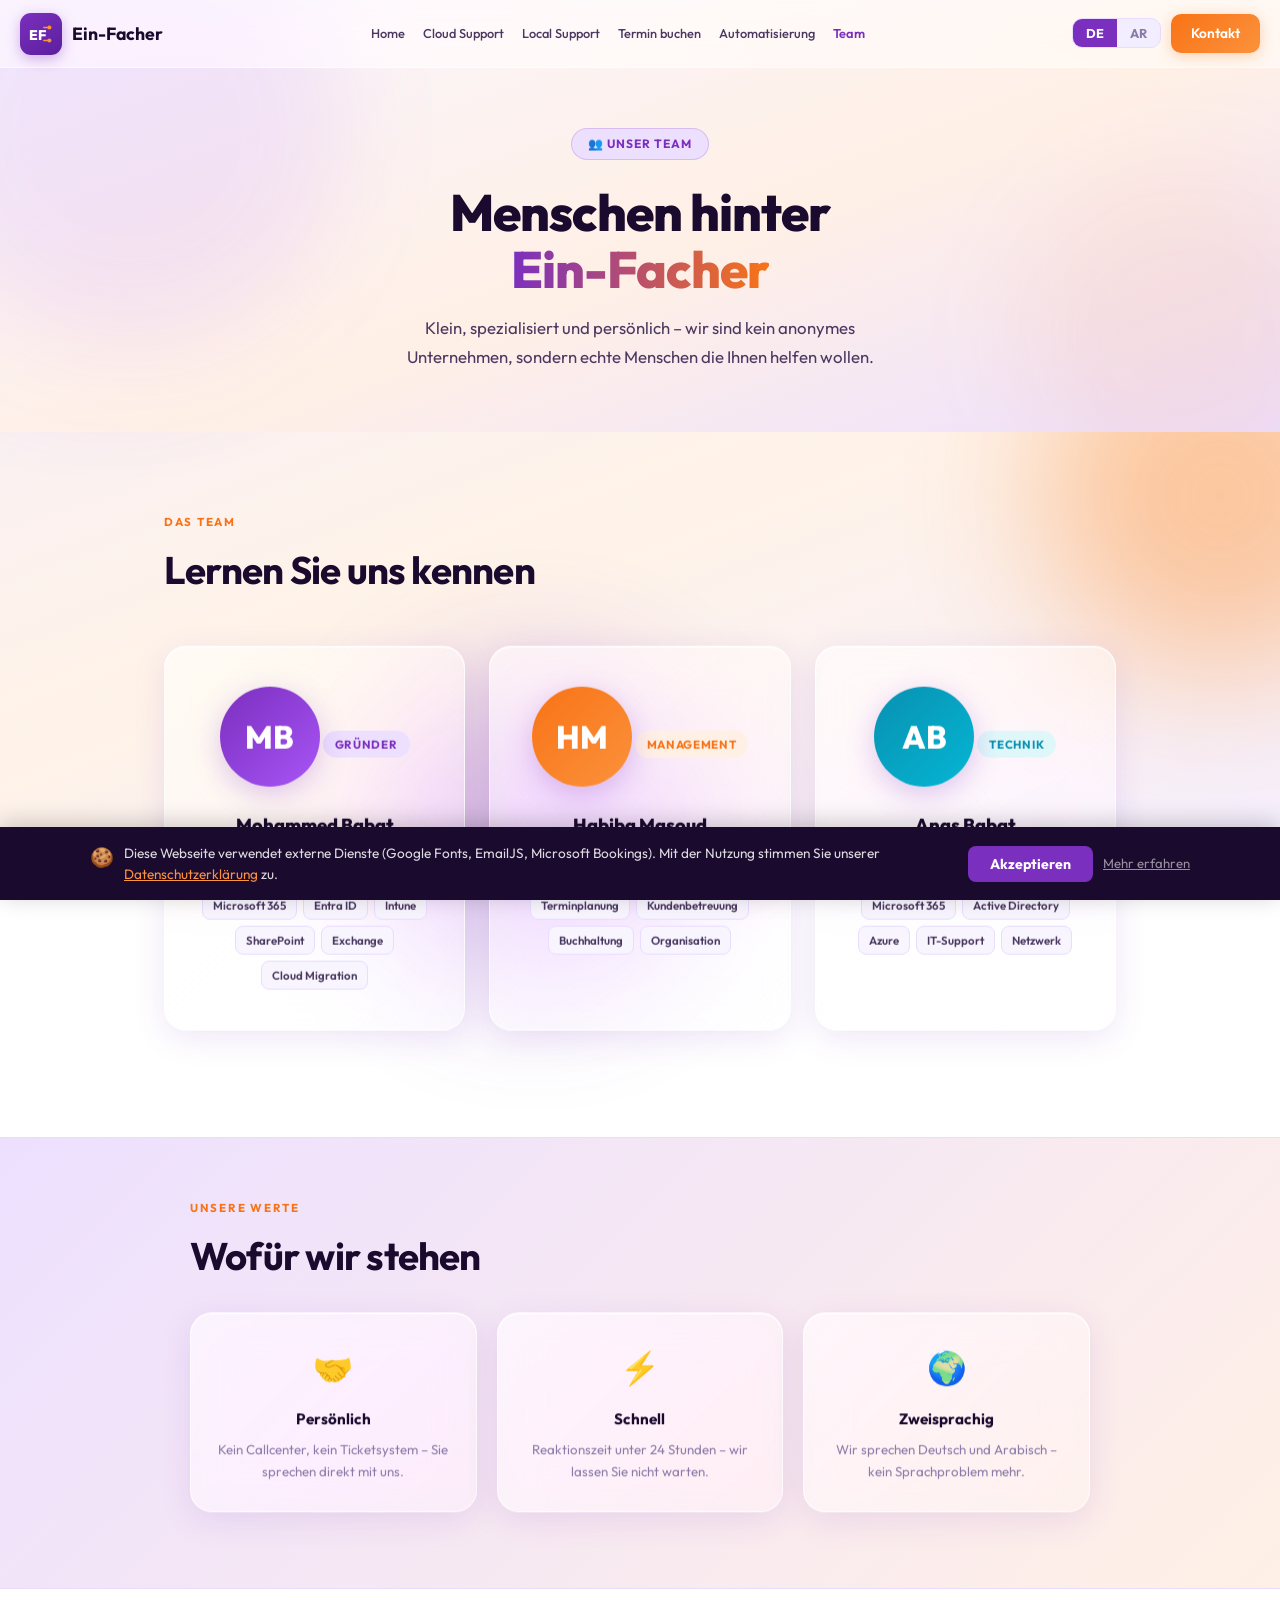
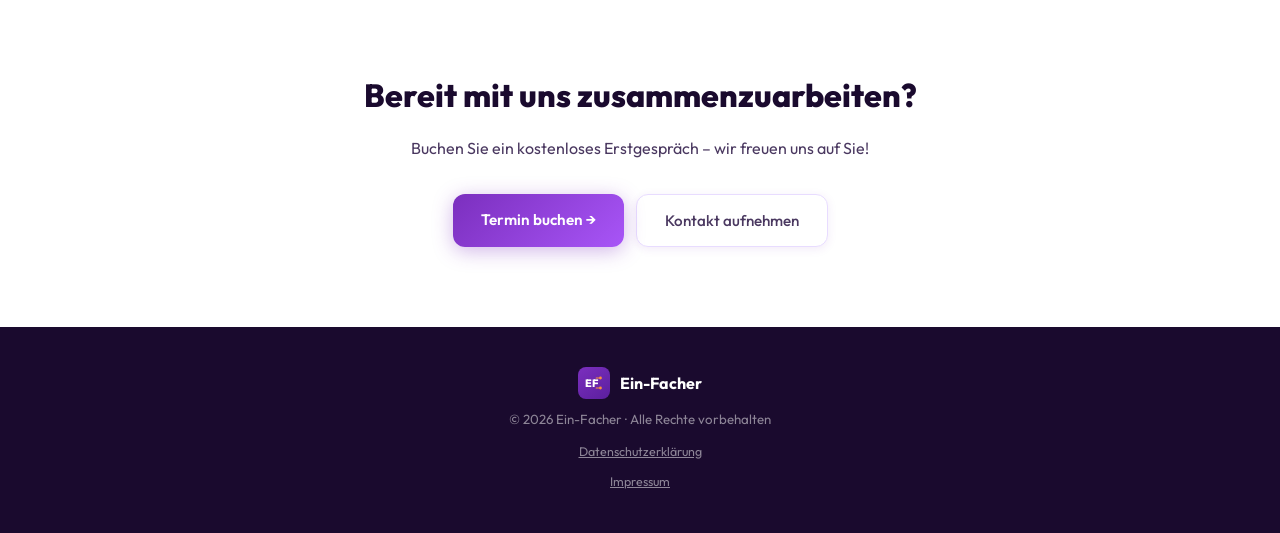
<file: team.html>
<!DOCTYPE html>
<html lang="de" dir="ltr">
<head>
  <meta charset="UTF-8"/>
  <meta name="viewport" content="width=device-width, initial-scale=1.0"/>
  <title>Team – Ein-Facher</title>
  <link href="https://fonts.googleapis.com/css2?family=Outfit:wght@300;400;500;600;700;800&family=Noto+Kufi+Arabic:wght@300;400;600;700&display=swap" rel="stylesheet"/>
  <link rel="stylesheet" href="style.css"/>
  <style>
    .team-hero {
      min-height: 48vh; display: flex; flex-direction: column;
      align-items: center; justify-content: center;
      padding: calc(var(--nav-h) + 60px) 24px 60px;
      text-align: center; position: relative; overflow: hidden;
      background: linear-gradient(160deg, #F8F5FF 0%, #FFF0E6 55%, #EDE0FF 100%);
    }
    .blob { position: absolute; border-radius: 50%; pointer-events: none; filter: blur(50px); }
    .blob1 { width: 420px; height: 420px; background: rgba(168,85,247,0.10); top: -80px; left: -80px; animation: blobFloat1 8s ease-in-out infinite; }
    .blob2 { width: 320px; height: 320px; background: rgba(249,115,22,0.08); bottom: -60px; right: -60px; animation: blobFloat2 10s ease-in-out infinite; }
    @keyframes blobFloat1 { 0%,100%{transform:translate(0,0)}50%{transform:translate(30px,20px)}}
    @keyframes blobFloat2 { 0%,100%{transform:translate(0,0)}50%{transform:translate(-20px,-30px)}}
    @keyframes heroItem { from{opacity:0;transform:translateY(24px)}to{opacity:1;transform:translateY(0)}}

    .team-hero-content { position: relative; z-index: 1; max-width: 650px; }
    .team-badge {
      display: inline-flex; align-items: center; gap: 7px;
      background: var(--purple-soft); border: 1px solid rgba(123,47,190,0.2);
      border-radius: 100px; padding: 5px 16px;
      font-size: 0.75rem; color: var(--purple); font-weight: 700;
      letter-spacing: 0.08em; text-transform: uppercase; margin-bottom: 24px;
      opacity: 0; animation: heroItem 0.8s 0.2s var(--ease) forwards;
    }
    .team-hero h1 {
      font-size: clamp(1.8rem, 4.5vw, 3.2rem); font-weight: 800;
      line-height: 1.1; letter-spacing: -0.02em; color: var(--text); margin-bottom: 16px;
      opacity: 0; animation: heroItem 0.8s 0.4s var(--ease) forwards;
    }
    .team-hero h1 .grad {
      background: linear-gradient(90deg, var(--purple), var(--orange));
      -webkit-background-clip: text; -webkit-text-fill-color: transparent; background-clip: text;
    }
    .team-hero p {
      font-size: 1.05rem; color: var(--text-mid); line-height: 1.75; max-width: 480px; margin: 0 auto;
      opacity: 0; animation: heroItem 0.8s 0.6s var(--ease) forwards;
    }

    .team-section { max-width: 1000px; margin: 0 auto; padding: 80px 24px 100px; }
    .team-grid { display: grid; grid-template-columns: repeat(3, 1fr); gap: 24px; margin-top: 50px; }

    .team-card {
      background: #fff; border: 1.5px solid var(--border);
      border-radius: 24px; padding: 40px 28px; text-align: center;
      position: relative; overflow: hidden;
      transition: transform 0.4s var(--ease), box-shadow 0.4s var(--ease), border-color 0.4s;
    }
    .team-card::before {
      content: ''; position: absolute; top: 0; left: 0; right: 0; height: 4px;
      background: linear-gradient(90deg, var(--purple), var(--orange));
      transform: scaleX(0); transform-origin: left; transition: transform 0.4s var(--ease);
    }
    .team-card:hover { transform: translateY(-8px); box-shadow: 0 20px 50px var(--shadow); border-color: var(--purple-light); }
    .team-card:hover::before { transform: scaleX(1); }

    .avatar-wrap { position: relative; display: inline-block; margin-bottom: 24px; }
    .avatar {
      width: 100px; height: 100px; border-radius: 50%;
      display: flex; align-items: center; justify-content: center;
      font-size: 2rem; font-weight: 800; color: #fff; margin: 0 auto;
      box-shadow: 0 8px 28px rgba(123,47,190,0.25);
      transition: transform 0.4s var(--ease), box-shadow 0.4s;
    }
    .team-card:hover .avatar { transform: scale(1.07); box-shadow: 0 12px 36px rgba(123,47,190,0.35); }
    .avatar.purple { background: linear-gradient(135deg, #7B2FBE, #A855F7); }
    .avatar.orange { background: linear-gradient(135deg, #F97316, #FB923C); }
    .avatar.teal   { background: linear-gradient(135deg, #0891B2, #06B6D4); }

    .role-badge {
      display: inline-block; padding: 4px 12px;
      border-radius: 100px; font-size: 0.72rem; font-weight: 700;
      letter-spacing: 0.06em; text-transform: uppercase; margin-bottom: 12px;
    }
    .role-badge.purple { background: var(--purple-soft); color: var(--purple); }
    .role-badge.orange { background: var(--orange-soft); color: var(--orange); }
    .role-badge.teal   { background: #E0F7FA; color: #0891B2; }

    .team-card h3 { font-size: 1.15rem; font-weight: 800; color: var(--text); margin-bottom: 6px; }
    .team-card .position { font-size: 0.88rem; color: var(--text-muted); font-weight: 500; margin-bottom: 20px; }

    .skills { display: flex; flex-wrap: wrap; gap: 6px; justify-content: center; }
    .skill {
      padding: 4px 10px; background: var(--bg); border: 1.5px solid var(--border);
      border-radius: 8px; font-size: 0.72rem; color: var(--text-mid); font-weight: 600;
      transition: border-color 0.25s, color 0.25s, transform 0.25s;
    }
    .skill:hover { border-color: var(--purple-light); color: var(--purple); transform: scale(1.05); }

    .values-strip {
      background: linear-gradient(135deg, var(--purple-soft), var(--orange-soft));
      border-top: 1px solid var(--border); border-bottom: 1px solid var(--border);
      padding: 60px 24px;
    }
    .values-inner { max-width: 900px; margin: 0 auto; }
    .values-grid { display: grid; grid-template-columns: repeat(3, 1fr); gap: 20px; margin-top: 40px; }
    .value-card {
      background: #fff; border: 1.5px solid var(--border); border-radius: var(--radius);
      padding: 28px 24px; text-align: center;
      transition: transform 0.3s var(--ease), box-shadow 0.3s;
    }
    .value-card:hover { transform: translateY(-4px); box-shadow: 0 10px 28px var(--shadow); }
    .value-icon { font-size: 2rem; margin-bottom: 12px; }
    .value-card h4 { font-size: 0.95rem; font-weight: 700; color: var(--text); margin-bottom: 8px; }
    .value-card p { font-size: 0.83rem; color: var(--text-muted); line-height: 1.65; }

    .team-cta { max-width: 700px; margin: 0 auto; padding: 80px 24px; text-align: center; }
    .team-cta h2 { font-size: clamp(1.4rem, 3vw, 2rem); font-weight: 800; color: var(--text); margin-bottom: 12px; }
    .team-cta p { color: var(--text-mid); font-size: 1rem; margin-bottom: 32px; line-height: 1.75; }
    .cta-btns { display: flex; gap: 12px; justify-content: center; flex-wrap: wrap; }

    @media(max-width: 800px) { .team-grid { grid-template-columns: 1fr 1fr; } .values-grid { grid-template-columns: 1fr 1fr; } }
    @media(max-width: 540px) { .team-grid { grid-template-columns: 1fr; } .values-grid { grid-template-columns: 1fr; } .team-section { padding: 50px 16px 60px; } }
      
    
    .nav-links li:nth-child(6) { animation-delay: 0.35s !important; }
  </style>
<link rel="stylesheet" href="glass.css"/>
<link rel="icon" type="image/svg+xml" href="favicon.svg"/>
</head>
<body>

<nav id="mainNav">
  <a href="index.html" class="nav-logo">
    <div class="logo-box"><svg viewBox="0 0 28 28" fill="none"><text x="1" y="20" font-family="Outfit,sans-serif" font-weight="800" font-size="15" fill="white">EF</text><circle cx="23" cy="7" r="2.2" fill="#FB923C"/><circle cx="23" cy="21" r="2.2" fill="#FB923C"/><line x1="21" y1="7" x2="17" y2="7" stroke="#FB923C" stroke-width="1.5" stroke-linecap="round"/><line x1="21" y1="21" x2="17" y2="21" stroke="#FB923C" stroke-width="1.5" stroke-linecap="round"/></svg></div>
    <div class="logo-text-wrap"><span class="logo-name">Ein-Facher</span></div>
  </a>
  <ul class="nav-links">
    <li><a href="index.html" data-de="Home" data-ar="الرئيسية">Home</a></li>
    <li><a href="cloud-support.html" data-de="Cloud Support" data-ar="دعم السحابة">Cloud Support</a></li>
    <li><a href="local-support.html" data-de="Local Support" data-ar="الدعم المحلي">Local Support</a></li>
    <li><a href="termin.html" data-de="Termin buchen" data-ar="حجز موعد">Termin buchen</a></li>
    <li><a href="automatisierung.html" data-de="Automatisierung" data-ar="الأتمتة">Automatisierung</a></li>
    <li><a href="team.html" class="active" data-de="Team" data-ar="الفريق">Team</a></li>
  </ul>
  <div class="nav-right">
    <div class="lang-toggle">
      <button class="lang-btn active" onclick="setLang('de')">DE</button>
      <button class="lang-btn" onclick="setLang('ar')">AR</button>
    </div>
    <a href="index.html#contact" class="cta-nav" data-de="Kontakt" data-ar="تواصل معنا">Kontakt</a>
    <button class="hamburger" id="hamburger" onclick="toggleMenu()"><span></span><span></span><span></span></button>
  </div>
</nav>

<div class="mobile-menu" id="mobileMenu">
  <a href="index.html" onclick="closeMenu()" data-de="Home" data-ar="الرئيسية">Home</a>
  <a href="cloud-support.html" onclick="closeMenu()" data-de="Cloud Support" data-ar="دعم السحابة">Cloud Support</a>
  <a href="local-support.html" data-de="Local Support" data-ar="الدعم المحلي">Local Support</a>
  <a href="termin.html" onclick="closeMenu()" data-de="Termin buchen" data-ar="حجز موعد">Termin buchen</a>
  <a href="automatisierung.html" data-de="Automatisierung" data-ar="الأتمتة">Automatisierung</a>
  <a href="team.html" class="active" onclick="closeMenu()" data-de="Team" data-ar="الفريق">Team</a>
  <a href="index.html#contact" onclick="closeMenu()" style="color:var(--orange);font-weight:600;" data-de="Kontakt" data-ar="تواصل معنا">Kontakt</a>
</div>

<div class="team-hero">
  <div class="blob blob1"></div>
  <div class="blob blob2"></div>
  <div class="team-hero-content">
    <div class="team-badge" data-de="👥 Unser Team" data-ar="👥 فريقنا">👥 Unser Team</div>
    <h1><span data-de="Menschen hinter" data-ar="الأشخاص خلف">Menschen hinter</span><br/><span class="grad">Ein-Facher</span></h1>
    <p data-de="Klein, spezialisiert und persönlich – wir sind kein anonymes Unternehmen, sondern echte Menschen die Ihnen helfen wollen." data-ar="صغير ومتخصص وشخصي – نحن لسنا شركة مجهولة، بل أشخاص حقيقيون يريدون مساعدتك.">Klein, spezialisiert und persönlich – wir sind kein anonymes Unternehmen, sondern echte Menschen die Ihnen helfen wollen.</p>
  </div>
</div>

<div class="team-section">
  <p class="section-label reveal" data-de="Das Team" data-ar="الفريق">Das Team</p>
  <h2 class="section-title reveal" data-de="Lernen Sie uns kennen" data-ar="تعرف علينا">Lernen Sie uns kennen</h2>
  <div class="team-grid">

    <div class="team-card reveal">
      <div class="avatar-wrap">
        <div class="avatar purple">MB</div>
      </div>
      <div class="role-badge purple" data-de="Gründer" data-ar="المؤسس">Gründer</div>
      <h3>Mohammed Babat</h3>
      <p class="position" data-de="System Administrator" data-ar="مدير النظام">System Administrator</p>
      <div class="skills">
        <span class="skill">Microsoft 365</span>
        <span class="skill">Entra ID</span>
        <span class="skill">Intune</span>
        <span class="skill">SharePoint</span>
        <span class="skill">Exchange</span>
        <span class="skill">Cloud Migration</span>
      </div>
    </div>

    <div class="team-card reveal">
      <div class="avatar-wrap">
        <div class="avatar orange">HM</div>
      </div>
      <div class="role-badge orange" data-de="Management" data-ar="الإدارة">Management</div>
      <h3>Habiba Masoud</h3>
      <p class="position" data-de="Office Management" data-ar="إدارة المكتب">Office Management</p>
      <div class="skills">
        <span class="skill" data-de="Terminplanung" data-ar="جدولة المواعيد">Terminplanung</span>
        <span class="skill" data-de="Kundenbetreuung" data-ar="خدمة العملاء">Kundenbetreuung</span>
        <span class="skill" data-de="Buchhaltung" data-ar="المحاسبة">Buchhaltung</span>
        <span class="skill" data-de="Organisation" data-ar="التنظيم">Organisation</span>
      </div>
    </div>

    <div class="team-card reveal">
      <div class="avatar-wrap">
        <div class="avatar teal">AB</div>
      </div>
      <div class="role-badge teal" data-de="Technik" data-ar="التقنية">Technik</div>
      <h3>Anas Babat</h3>
      <p class="position" data-de="System Administrator" data-ar="مدير النظام">System Administrator</p>
      <div class="skills">
        <span class="skill">Microsoft 365</span>
        <span class="skill">Active Directory</span>
        <span class="skill">Azure</span>
        <span class="skill">IT-Support</span>
        <span class="skill" data-de="Netzwerk" data-ar="الشبكات">Netzwerk</span>
      </div>
    </div>

  </div>
</div>

<div class="values-strip">
  <div class="values-inner">
    <p class="section-label reveal" data-de="Unsere Werte" data-ar="قيمنا">Unsere Werte</p>
    <h2 class="section-title reveal" data-de="Wofür wir stehen" data-ar="ما نؤمن به">Wofür wir stehen</h2>
    <div class="values-grid">
      <div class="value-card reveal">
        <div class="value-icon">🤝</div>
        <h4 data-de="Persönlich" data-ar="شخصي">Persönlich</h4>
        <p data-de="Kein Callcenter, kein Ticketsystem – Sie sprechen direkt mit uns." data-ar="لا مركز اتصال، لا نظام تذاكر – تتحدث مباشرة معنا.">Kein Callcenter, kein Ticketsystem – Sie sprechen direkt mit uns.</p>
      </div>
      <div class="value-card reveal">
        <div class="value-icon">⚡</div>
        <h4 data-de="Schnell" data-ar="سريع">Schnell</h4>
        <p data-de="Reaktionszeit unter 24 Stunden – wir lassen Sie nicht warten." data-ar="وقت الاستجابة أقل من 24 ساعة – لن نتركك تنتظر.">Reaktionszeit unter 24 Stunden – wir lassen Sie nicht warten.</p>
      </div>
      <div class="value-card reveal">
        <div class="value-icon">🌍</div>
        <h4 data-de="Zweisprachig" data-ar="ثنائي اللغة">Zweisprachig</h4>
        <p data-de="Wir sprechen Deutsch und Arabisch – kein Sprachproblem mehr." data-ar="نتحدث الألمانية والعربية – لا مشكلة لغوية بعد الآن.">Wir sprechen Deutsch und Arabisch – kein Sprachproblem mehr.</p>
      </div>
    </div>
  </div>
</div>

<div class="team-cta">
  <h2 class="reveal" data-de="Bereit mit uns zusammenzuarbeiten?" data-ar="مستعد للعمل معنا؟">Bereit mit uns zusammenzuarbeiten?</h2>
  <p class="reveal" data-de="Buchen Sie ein kostenloses Erstgespräch – wir freuen uns auf Sie!" data-ar="احجز محادثة أولية مجانية – نتطلع إلى لقائك!">Buchen Sie ein kostenloses Erstgespräch – wir freuen uns auf Sie!</p>
  <div class="cta-btns reveal">
    <a href="termin.html" class="btn-primary" data-de="Termin buchen →" data-ar="حجز موعد ←">Termin buchen →</a>
    <a href="index.html#contact" class="btn-outline" data-de="Kontakt aufnehmen" data-ar="تواصل معنا">Kontakt aufnehmen</a>
  </div>
</div>

<footer>
  <div class="footer-brand">
    <div class="footer-logo-box"><svg viewBox="0 0 28 28" fill="none"><text x="1" y="20" font-family="Outfit,sans-serif" font-weight="800" font-size="15" fill="white">EF</text><circle cx="23" cy="7" r="2" fill="#FB923C"/><circle cx="23" cy="21" r="2" fill="#FB923C"/><line x1="21" y1="7" x2="17" y2="7" stroke="#FB923C" stroke-width="1.5" stroke-linecap="round"/><line x1="21" y1="21" x2="17" y2="21" stroke="#FB923C" stroke-width="1.5" stroke-linecap="round"/></svg></div>
    <span class="footer-name">Ein-Facher</span>
  </div>
  <p id="footerCopy" data-de="© 2026 Ein-Facher · Alle Rechte vorbehalten" data-ar="© 2026 Ein-Facher · جميع الحقوق محفوظة">© 2026 Ein-Facher · Alle Rechte vorbehalten</p>
  <p style="margin-top:10px;"><a href="datenschutz.html" data-de="Datenschutzerklärung" data-ar="سياسة الخصوصية" style="color:rgba(255,255,255,0.5);font-size:0.78rem;text-decoration:underline;">Datenschutzerklärung</a></p>
  <p style="margin-top:8px;"><a href="impressum.html" data-de="Impressum" data-ar="البيانات القانونية" style="color:rgba(255,255,255,0.5);font-size:0.78rem;text-decoration:underline;">Impressum</a></p>
</footer>

<script>
  const year = new Date().getFullYear();
  document.getElementById('footerCopy').textContent = '© ' + year + ' Ein-Facher · Alle Rechte vorbehalten';
  window.addEventListener('scroll', () => { document.getElementById('mainNav').classList.toggle('scrolled', window.scrollY > 40); });
  function toggleMenu() { document.getElementById('mobileMenu').classList.toggle('open'); document.getElementById('hamburger').classList.toggle('open'); }
  function closeMenu() { document.getElementById('mobileMenu').classList.remove('open'); document.getElementById('hamburger').classList.remove('open'); }
  let currentLang = 'de';
  function setLang(lang) {
    currentLang = lang;
    document.documentElement.lang = lang;
    document.body.classList.toggle('ar', lang === 'ar');
    document.documentElement.dir = lang === 'ar' ? 'rtl' : 'ltr';
    document.querySelectorAll('.lang-btn').forEach(btn => btn.classList.toggle('active', btn.textContent.toLowerCase() === lang));
    document.querySelectorAll('[data-' + lang + ']').forEach(el => {
      const val = el.getAttribute('data-' + lang);
      if (!val) return;
      else el.textContent = val;
    });
    document.getElementById('footerCopy').textContent = lang === 'ar'
      ? '© ' + year + ' Ein-Facher · جميع الحقوق محفوظة'
      : '© ' + year + ' Ein-Facher · Alle Rechte vorbehalten';
  }
  const obs = new IntersectionObserver((entries) => {
    entries.forEach((e, i) => { if (e.isIntersecting) setTimeout(() => e.target.classList.add('visible'), i * 100); });
  }, { threshold: 0.1 });
  document.querySelectorAll('.reveal').forEach(el => obs.observe(el));
</script>
<script src="cookie.js"></script>
<script src="glass.js" defer></script>
</body>
</html>
</file>
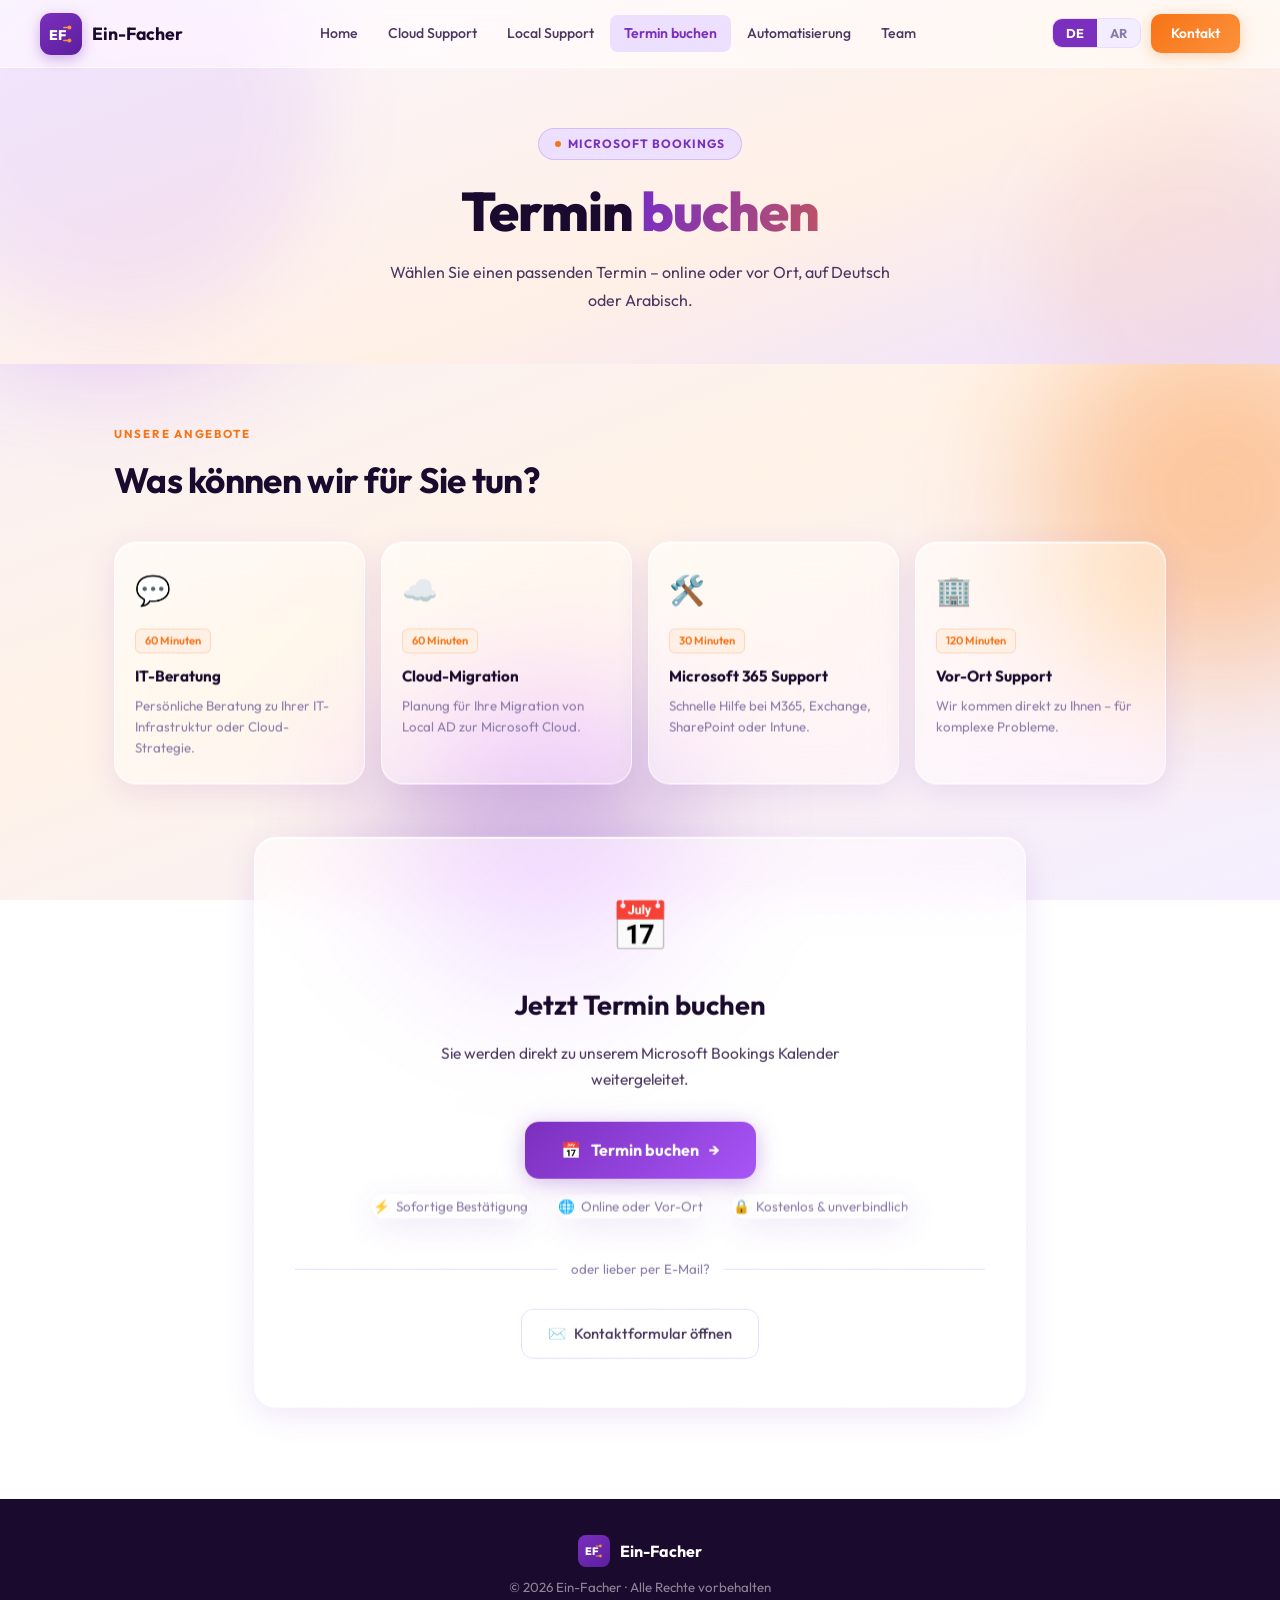
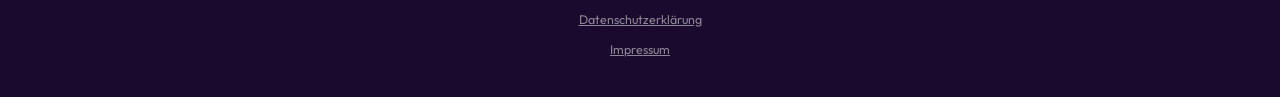
<file: termin.html>
<!DOCTYPE html>
<html lang="de" dir="ltr">
<head>
  <meta charset="UTF-8"/>
  <meta name="viewport" content="width=device-width, initial-scale=1.0"/>
  <title>Termin buchen – Ein-Facher</title>
  <link href="https://fonts.googleapis.com/css2?family=Outfit:wght@300;400;500;600;700;800&family=Noto+Kufi+Arabic:wght@300;400;600;700&display=swap" rel="stylesheet"/>
  <style>
    :root {
      --bg: #F8F5FF; --surface: #FFFFFF; --surface2: #F3EEFF;
      --purple: #7B2FBE; --purple-light: #A855F7; --purple-soft: #EDE0FF;
      --orange: #F97316; --orange-light: #FB923C; --orange-soft: #FFF0E6;
      --text: #1A0A2E; --text-mid: #4A3860; --text-muted: #8B7BA8;
      --border: #E8DCFF; --shadow: rgba(123,47,190,0.10);
      --nav-h: 68px; --radius: 16px;
      --ease: cubic-bezier(0.4, 0, 0.2, 1);
    }
    *, *::before, *::after { box-sizing: border-box; margin: 0; padding: 0; }
    html { scroll-behavior: smooth; }
    body { background: var(--bg); color: var(--text); font-family: 'Outfit', sans-serif; font-size: 16px; line-height: 1.65; overflow-x: hidden; }
    body.ar { font-family: 'Noto Kufi Arabic', 'Outfit', sans-serif; direction: rtl; }

    /* LOADER */
    .loader { position: fixed; inset: 0; z-index: 999; background: #fff; display: flex; align-items: center; justify-content: center; transition: opacity 0.6s var(--ease), visibility 0.6s; }
    .loader.done { opacity: 0; visibility: hidden; }
    .loader-logo { display: flex; flex-direction: column; align-items: center; gap: 16px; animation: loaderPulse 1s var(--ease) infinite alternate; }
    .loader-box { width: 52px; height: 52px; background: linear-gradient(145deg, #7B2FBE, #5B1F9E); border-radius: 14px; display: flex; align-items: center; justify-content: center; box-shadow: 0 6px 24px rgba(123,47,190,0.4); }
    .loader-box svg { width: 32px; height: 32px; }
    .loader-text { font-size: 1.1rem; font-weight: 700; color: var(--text); }
    .loader-text span { color: var(--orange); }
    .loader-bar { width: 120px; height: 3px; background: var(--border); border-radius: 2px; overflow: hidden; }
    .loader-bar::after { content: ''; display: block; height: 100%; background: linear-gradient(90deg, var(--purple), var(--orange)); animation: loadBar 1.2s var(--ease) forwards; }
    @keyframes loadBar { from { width: 0; } to { width: 100%; } }
    @keyframes loaderPulse { from { transform: scale(1); } to { transform: scale(1.04); } }

    /* NAV */
    nav { position: fixed; top: 0; left: 0; right: 0; height: var(--nav-h); background: rgba(255,255,255,0); backdrop-filter: blur(0px); border-bottom: 1px solid transparent; display: flex; align-items: center; justify-content: space-between; padding: 0 40px; z-index: 100; transition: background 0.5s var(--ease), backdrop-filter 0.5s, border-color 0.5s, box-shadow 0.5s; }
    nav.scrolled { background: rgba(255,255,255,0.94); backdrop-filter: blur(18px); border-bottom: 1px solid var(--border); box-shadow: 0 2px 20px var(--shadow); }
    .nav-logo { display: flex; align-items: center; gap: 10px; text-decoration: none; transition: transform 0.3s var(--ease); }
    .nav-logo:hover { transform: scale(1.03); }
    .logo-box { width: 42px; height: 42px; background: linear-gradient(145deg, #7B2FBE, #5B1F9E); border-radius: 11px; display: flex; align-items: center; justify-content: center; box-shadow: 0 4px 14px rgba(123,47,190,0.35); transition: box-shadow 0.3s, transform 0.3s var(--ease); }
    .nav-logo:hover .logo-box { box-shadow: 0 6px 20px rgba(123,47,190,0.5); transform: rotate(-4deg); }
    .logo-box svg { width: 26px; height: 26px; }
    .logo-text-wrap { display: flex; flex-direction: column; line-height: 1.1; }
    .logo-name { font-size: 1.1rem; font-weight: 700; color: var(--text); }
    .logo-sub { font-size: 0.58rem; font-weight: 700; letter-spacing: 0.2em; color: var(--orange); text-transform: uppercase; }
    .nav-links { display: flex; align-items: center; gap: 2px; list-style: none; }
    .nav-links a { padding: 7px 14px; border-radius: 8px; text-decoration: none; color: var(--text-mid); font-size: 0.88rem; font-weight: 500; transition: color 0.25s, background 0.25s, transform 0.25s; display: block; }
    .nav-links a:hover { color: var(--purple); background: var(--purple-soft); transform: translateY(-1px); }
    .nav-links a.active { color: var(--purple); font-weight: 600; background: var(--purple-soft); }
    .nav-links .soon { opacity: 0.4; pointer-events: none; }
    .nav-right { display: flex; align-items: center; gap: 10px; }
    .lang-toggle { display: flex; background: var(--surface2); border: 1px solid var(--border); border-radius: 10px; overflow: hidden; }
    .lang-btn { padding: 6px 13px; font-size: 0.8rem; font-weight: 700; font-family: inherit; cursor: pointer; border: none; background: transparent; color: var(--text-muted); transition: all 0.3s var(--ease); }
    .lang-btn.active { background: var(--purple); color: #fff; }
    .cta-nav { padding: 8px 20px; background: linear-gradient(135deg, var(--orange), var(--orange-light)); border: none; border-radius: 10px; color: #fff; font-size: 0.86rem; font-weight: 600; font-family: inherit; cursor: pointer; text-decoration: none; box-shadow: 0 3px 14px rgba(249,115,22,0.3); transition: opacity 0.3s, transform 0.3s var(--ease), box-shadow 0.3s; white-space: nowrap; }
    .cta-nav:hover { transform: translateY(-2px); box-shadow: 0 6px 20px rgba(249,115,22,0.4); }
    .hamburger { display: none; flex-direction: column; gap: 5px; cursor: pointer; background: none; border: none; padding: 4px; }
    .hamburger span { width: 24px; height: 2px; background: var(--text); border-radius: 2px; transition: all 0.3s var(--ease); }
    .hamburger.open span:nth-child(1) { transform: translateY(7px) rotate(45deg); }
    .hamburger.open span:nth-child(2) { opacity: 0; transform: scaleX(0); }
    .hamburger.open span:nth-child(3) { transform: translateY(-7px) rotate(-45deg); }
    .mobile-menu { display: none; position: fixed; top: var(--nav-h); left: 0; right: 0; background: #fff; border-bottom: 1px solid var(--border); padding: 16px 24px; z-index: 99; box-shadow: 0 8px 24px var(--shadow); flex-direction: column; gap: 4px; transform: translateY(-10px); opacity: 0; transition: transform 0.35s var(--ease), opacity 0.35s var(--ease); }
    .mobile-menu.open { display: flex; transform: translateY(0); opacity: 1; }
    .mobile-menu a { padding: 11px 14px; border-radius: 10px; text-decoration: none; color: var(--text-mid); font-size: 0.95rem; font-weight: 500; transition: background 0.25s, color 0.25s, transform 0.25s; }
    .mobile-menu a:hover { background: var(--purple-soft); color: var(--purple); transform: translateX(4px); }
    .mobile-menu a.soon { opacity: 0.4; pointer-events: none; }
    .mobile-menu a.active { color: var(--purple); font-weight: 600; }

    /* HERO */
    .page-hero { padding: calc(var(--nav-h) + 60px) 24px 50px; text-align: center; position: relative; overflow: hidden; background: linear-gradient(160deg, #F8F5FF 0%, #FFF0E6 60%, #EDE0FF 100%); }
    .blob { position: absolute; border-radius: 50%; pointer-events: none; filter: blur(40px); }
    .blob1 { width: 400px; height: 400px; background: rgba(168,85,247,0.1); top: -80px; left: -80px; animation: blobFloat1 8s ease-in-out infinite; }
    .blob2 { width: 300px; height: 300px; background: rgba(249,115,22,0.08); bottom: -60px; right: -60px; animation: blobFloat2 10s ease-in-out infinite; }
    @keyframes blobFloat1 { 0%,100% { transform: translate(0,0); } 50% { transform: translate(20px,15px); } }
    @keyframes blobFloat2 { 0%,100% { transform: translate(0,0); } 50% { transform: translate(-15px,-20px); } }
    .hero-badge { display: inline-flex; align-items: center; gap: 7px; background: var(--purple-soft); border: 1px solid rgba(123,47,190,0.2); border-radius: 100px; padding: 5px 16px; font-size: 0.75rem; color: var(--purple); font-weight: 700; letter-spacing: 0.08em; text-transform: uppercase; margin-bottom: 22px; opacity: 0; animation: heroItem 0.8s 0.3s var(--ease) forwards; }
    .badge-dot { width: 6px; height: 6px; border-radius: 50%; background: var(--orange); animation: pulse 2s infinite; }
    .page-hero h1 { font-size: clamp(1.9rem, 5vw, 3.4rem); font-weight: 800; line-height: 1.1; letter-spacing: -0.02em; margin-bottom: 16px; opacity: 0; animation: heroItem 0.8s 0.5s var(--ease) forwards; }
    .page-hero h1 .grad { background: linear-gradient(90deg, var(--purple), var(--orange)); -webkit-background-clip: text; -webkit-text-fill-color: transparent; background-clip: text; background-size: 200% auto; animation: gradShift 4s ease infinite; }
    .page-hero p { max-width: 520px; font-size: 1rem; color: var(--text-mid); margin: 0 auto; font-weight: 400; line-height: 1.75; opacity: 0; animation: heroItem 0.8s 0.7s var(--ease) forwards; }
    @keyframes heroItem { from { opacity:0; transform: translateY(24px); } to { opacity:1; transform: translateY(0); } }
    @keyframes gradShift { 0%,100% { background-position: 0% center; } 50% { background-position: 100% center; } }
    @keyframes pulse { 0%,100% { opacity:1; transform: scale(1); } 50% { opacity:0.6; transform: scale(1.3); } }

    /* CARDS */
    .services-section { padding: 60px 24px; max-width: 1100px; margin: 0 auto; }
    .section-label { font-size: 0.72rem; font-weight: 700; letter-spacing: 0.15em; text-transform: uppercase; color: var(--orange); margin-bottom: 8px; }
    .section-title { font-size: clamp(1.5rem, 3vw, 2.2rem); font-weight: 700; letter-spacing: -0.02em; margin-bottom: 36px; color: var(--text); }
    .cards-grid { display: grid; grid-template-columns: repeat(4, 1fr); gap: 16px; }
    .service-card { background: #fff; border: 1.5px solid var(--border); border-radius: var(--radius); padding: 24px 20px; transition: border-color 0.4s var(--ease), transform 0.4s var(--ease), box-shadow 0.4s var(--ease); position: relative; overflow: hidden; }
    .service-card::before { content: ''; position: absolute; top: 0; left: 0; right: 0; height: 3px; background: linear-gradient(90deg, var(--purple), var(--orange)); transform: scaleX(0); transform-origin: left; transition: transform 0.4s var(--ease); }
    .service-card:hover { border-color: var(--purple-light); transform: translateY(-5px); box-shadow: 0 14px 36px var(--shadow); }
    .service-card:hover::before { transform: scaleX(1); }
    .card-icon { font-size: 1.8rem; margin-bottom: 12px; display: block; transition: transform 0.4s var(--ease); }
    .service-card:hover .card-icon { transform: scale(1.15) rotate(-5deg); }
    .card-duration { display: inline-block; padding: 2px 9px; background: var(--orange-soft); border: 1px solid rgba(249,115,22,0.2); border-radius: 6px; font-size: 0.7rem; color: var(--orange); font-weight: 600; margin-bottom: 10px; }
    .service-card h3 { font-size: 0.95rem; font-weight: 700; margin-bottom: 7px; color: var(--text); }
    .service-card p { color: var(--text-muted); font-size: 0.83rem; line-height: 1.6; }

    /* BOOKING BOX */
    .booking-section { max-width: 820px; margin: 0 auto; padding: 0 24px 80px; }
    .booking-box { background: #fff; border: 1.5px solid var(--border); border-radius: 20px; padding: 48px 40px; text-align: center; box-shadow: 0 8px 36px var(--shadow); }
    .big-icon { font-size: 3rem; margin-bottom: 18px; display: block; animation: iconFloat 3s ease-in-out infinite; }
    @keyframes iconFloat { 0%,100% { transform: translateY(0); } 50% { transform: translateY(-8px); } }
    .booking-box h2 { font-size: 1.7rem; font-weight: 700; margin-bottom: 12px; color: var(--text); }
    .booking-box > p { color: var(--text-mid); font-size: 0.97rem; line-height: 1.7; max-width: 460px; margin: 0 auto 30px; }
    .btn-book { display: inline-flex; align-items: center; gap: 10px; padding: 15px 36px; background: linear-gradient(135deg, var(--purple), var(--purple-light)); border: none; border-radius: 14px; color: #fff; font-size: 1rem; font-weight: 700; font-family: inherit; cursor: pointer; text-decoration: none; box-shadow: 0 4px 22px rgba(123,47,190,0.35); transition: transform 0.3s var(--ease), box-shadow 0.3s; position: relative; overflow: hidden; }
    .btn-book::after { content: ''; position: absolute; inset: 0; background: linear-gradient(135deg, rgba(255,255,255,0.15), transparent); opacity: 0; transition: opacity 0.3s; }
    .btn-book:hover { transform: translateY(-3px); box-shadow: 0 10px 32px rgba(123,47,190,0.45); }
    .btn-book:hover::after { opacity: 1; }
    .info-row { display: flex; justify-content: center; gap: 28px; margin-top: 28px; flex-wrap: wrap; }
    .info-item { display: flex; align-items: center; gap: 6px; color: var(--text-muted); font-size: 0.84rem; transition: color 0.25s; }
    .info-item:hover { color: var(--purple); }
    .info-item .dot { color: var(--purple); }
    .divider { display: flex; align-items: center; gap: 14px; margin: 28px 0; color: var(--text-muted); font-size: 0.83rem; }
    .divider::before, .divider::after { content: ''; flex: 1; height: 1px; background: var(--border); }
    .contact-link { display: inline-flex; align-items: center; gap: 8px; padding: 12px 26px; background: transparent; border: 1.5px solid var(--border); border-radius: 12px; color: var(--text-mid); font-size: 0.92rem; font-weight: 500; font-family: inherit; cursor: pointer; text-decoration: none; transition: border-color 0.3s, color 0.3s, transform 0.3s var(--ease); }
    .contact-link:hover { border-color: var(--orange); color: var(--orange); transform: translateY(-2px); }

    /* FOOTER */
    footer { background: var(--text); color: #fff; padding: 36px; text-align: center; }
    .footer-brand { display: flex; align-items: center; justify-content: center; gap: 10px; margin-bottom: 10px; }
    .footer-logo-box { width: 32px; height: 32px; background: linear-gradient(145deg, #7B2FBE, #5B1F9E); border-radius: 8px; display: flex; align-items: center; justify-content: center; }
    .footer-logo-box svg { width: 20px; height: 20px; }
    .footer-name { font-size: 1rem; font-weight: 700; color: #fff; }
    .footer-name span { color: var(--orange-light); }
    footer p { color: rgba(255,255,255,0.5); font-size: 0.83rem; margin-top: 6px; }

    .reveal { opacity: 0; transform: translateY(28px); transition: opacity 0.7s var(--ease), transform 0.7s var(--ease); }
    .reveal.visible { opacity: 1; transform: translateY(0); }

    @media (max-width: 900px) { .cards-grid { grid-template-columns: 1fr 1fr; } }
    @media (max-width: 600px) {
      nav { padding: 0 16px; }
      .nav-links { display: none; }
      .hamburger { display: flex; }
      .cta-nav { display: none; }
      .page-hero { padding: calc(var(--nav-h) + 36px) 16px 44px; }
      .services-section { padding: 44px 16px; }
      .cards-grid { grid-template-columns: 1fr; }
      .booking-section { padding: 0 16px 60px; }
      .booking-box { padding: 28px 18px; }
      .info-row { gap: 14px; }
      footer { padding: 24px 16px; }
    }
    body.ar .nav-links { flex-direction: row-reverse; }
    body.ar .service-card::before { transform-origin: right; }
  </style>
<link rel="stylesheet" href="glass.css"/>
<link rel="icon" type="image/svg+xml" href="favicon.svg"/>
</head>
<body>

<div class="loader" id="loader">
  <div class="loader-logo">
    <div class="loader-box"><svg viewBox="0 0 28 28" fill="none"><text x="1" y="20" font-family="Outfit,sans-serif" font-weight="800" font-size="15" fill="white">EF</text><circle cx="23" cy="7" r="2.2" fill="#FB923C"/><circle cx="23" cy="21" r="2.2" fill="#FB923C"/><line x1="21" y1="7" x2="17" y2="7" stroke="#FB923C" stroke-width="1.5" stroke-linecap="round"/><line x1="21" y1="21" x2="17" y2="21" stroke="#FB923C" stroke-width="1.5" stroke-linecap="round"/></svg></div>
    <div class="loader-text">Ein-Facher</div>
    <div class="loader-bar"></div>
  </div>
</div>

<nav id="mainNav">
  <a href="index.html" class="nav-logo">
    <div class="logo-box"><svg viewBox="0 0 28 28" fill="none"><text x="1" y="20" font-family="Outfit,sans-serif" font-weight="800" font-size="15" fill="white">EF</text><circle cx="23" cy="7" r="2.2" fill="#FB923C"/><circle cx="23" cy="21" r="2.2" fill="#FB923C"/><line x1="21" y1="7" x2="17" y2="7" stroke="#FB923C" stroke-width="1.5" stroke-linecap="round"/><line x1="21" y1="21" x2="17" y2="21" stroke="#FB923C" stroke-width="1.5" stroke-linecap="round"/></svg></div>
    <div class="logo-text-wrap"><span class="logo-name">Ein-Facher</span></div>
  </a>
  <ul class="nav-links">
    <li><a href="index.html" data-de="Home" data-ar="الرئيسية">Home</a></li>
    <li><a href="cloud-support.html" data-de="Cloud Support" data-ar="دعم السحابة">Cloud Support</a></li>
    <li><a href="local-support.html" data-de="Local Support" data-ar="الدعم المحلي">Local Support</a></li>
    <li><a href="termin.html" class="active" data-de="Termin buchen" data-ar="حجز موعد">Termin buchen</a></li>
    <li><a href="automatisierung.html" data-de="Automatisierung" data-ar="الأتمتة">Automatisierung</a></li>
    <li><a href="team.html" data-de="Team" data-ar="الفريق">Team</a></li>
  </ul>
  <div class="nav-right">
    <div class="lang-toggle">
      <button class="lang-btn active" onclick="setLang('de')">DE</button>
      <button class="lang-btn" onclick="setLang('ar')">AR</button>
    </div>
    <a href="index.html#contact" class="cta-nav" data-de="Kontakt" data-ar="تواصل معنا">Kontakt</a>
    <button class="hamburger" id="hamburger" onclick="toggleMenu()"><span></span><span></span><span></span></button>
  </div>
</nav>

<div class="mobile-menu" id="mobileMenu">
  <a href="index.html" onclick="closeMenu()" data-de="Home" data-ar="الرئيسية">Home</a>
  <a href="cloud-support.html" data-de="Cloud Support" data-ar="دعم السحابة">Cloud Support</a>
  <a href="local-support.html" data-de="Local Support" data-ar="الدعم المحلي">Local Support</a>
  <a href="termin.html" class="active" data-de="Termin buchen" data-ar="حجز موعد">Termin buchen</a>
  <a href="automatisierung.html" data-de="Automatisierung" data-ar="الأتمتة">Automatisierung</a>
  <a href="team.html" data-de="Team" data-ar="الفريق">Team</a>
  <a href="index.html#contact" onclick="closeMenu()" style="color:var(--orange);font-weight:600;" data-de="Kontakt" data-ar="تواصل معنا">Kontakt</a>
</div>

<div class="page-hero">
  <div class="blob blob1"></div>
  <div class="blob blob2"></div>
  <div class="hero-badge"><span class="badge-dot"></span><span data-de="Microsoft Bookings" data-ar="حجز المواعيد">Microsoft Bookings</span></div>
  <h1><span data-de="Termin" data-ar="احجز">Termin</span> <span class="grad" data-de="buchen" data-ar="موعدك">buchen</span></h1>
  <p data-de="Wählen Sie einen passenden Termin – online oder vor Ort, auf Deutsch oder Arabisch." data-ar="اختر الموعد المناسب – أونلاين أو حضورياً، بالألمانية أو العربية.">Wählen Sie einen passenden Termin – online oder vor Ort, auf Deutsch oder Arabisch.</p>
</div>

<div class="services-section">
  <p class="section-label reveal" data-de="Unsere Angebote" data-ar="خدماتنا">Unsere Angebote</p>
  <h2 class="section-title reveal" data-de="Was können wir für Sie tun?" data-ar="كيف يمكننا مساعدتك؟">Was können wir für Sie tun?</h2>
  <div class="cards-grid">
    <div class="service-card reveal"><span class="card-icon">💬</span><span class="card-duration" data-de="60 Minuten" data-ar="٦٠ دقيقة">60 Minuten</span><h3 data-de="IT-Beratung" data-ar="استشارة تقنية">IT-Beratung</h3><p data-de="Persönliche Beratung zu Ihrer IT-Infrastruktur oder Cloud-Strategie." data-ar="استشارة شخصية حول بنيتك التحتية أو استراتيجية السحابة.">Persönliche Beratung zu Ihrer IT-Infrastruktur oder Cloud-Strategie.</p></div>
    <div class="service-card reveal"><span class="card-icon">☁️</span><span class="card-duration" data-de="60 Minuten" data-ar="٦٠ دقيقة">60 Minuten</span><h3 data-de="Cloud-Migration" data-ar="استشارة الهجرة">Cloud-Migration</h3><p data-de="Planung für Ihre Migration von Local AD zur Microsoft Cloud." data-ar="تخطيط للهجرة من Active Directory المحلي إلى سحابة مايكروسوفت.">Planung für Ihre Migration von Local AD zur Microsoft Cloud.</p></div>
    <div class="service-card reveal"><span class="card-icon">🛠️</span><span class="card-duration" data-de="30 Minuten" data-ar="٣٠ دقيقة">30 Minuten</span><h3 data-de="Microsoft 365 Support" data-ar="دعم مايكروسوفت 365">Microsoft 365 Support</h3><p data-de="Schnelle Hilfe bei Problemen mit M365, Exchange, SharePoint oder Intune." data-ar="مساعدة سريعة في مشاكل M365 وExchange وSharePoint وIntune.">Schnelle Hilfe bei M365, Exchange, SharePoint oder Intune.</p></div>
    <div class="service-card reveal"><span class="card-icon">🏢</span><span class="card-duration" data-de="120 Minuten" data-ar="١٢٠ دقيقة">120 Minuten</span><h3 data-de="Vor-Ort Support" data-ar="دعم حضوري">Vor-Ort Support</h3><p data-de="Wir kommen direkt zu Ihnen – für komplexe Probleme vor Ort." data-ar="نأتي إليك مباشرة – للمشاكل المعقدة في الموقع.">Wir kommen direkt zu Ihnen – für komplexe Probleme.</p></div>
  </div>
</div>

<div class="booking-section">
  <div class="booking-box reveal">
    <span class="big-icon">📅</span>
    <h2 data-de="Jetzt Termin buchen" data-ar="احجز موعدك الآن">Jetzt Termin buchen</h2>
    <p data-de="Sie werden direkt zu unserem Microsoft Bookings Kalender weitergeleitet. Wählen Sie Datum, Uhrzeit und Art des Termins." data-ar="سيتم توجيهك إلى تقويم Microsoft Bookings. اختر التاريخ والوقت ونوع الموعد.">Sie werden direkt zu unserem Microsoft Bookings Kalender weitergeleitet.</p>
    <a href="https://bookings.cloud.microsoft/book/BeratungsterminEinFacher@ein-facher.de/" target="_blank" class="btn-book">
      <span>📅</span>
      <span data-de="Termin buchen" data-ar="احجز موعدك">Termin buchen</span>
      <span>→</span>
    </a>
    <div class="info-row">
      <div class="info-item"><span class="dot">⚡</span><span data-de="Sofortige Bestätigung" data-ar="تأكيد فوري">Sofortige Bestätigung</span></div>
      <div class="info-item"><span class="dot">🌐</span><span data-de="Online oder Vor-Ort" data-ar="أونلاين أو حضوري">Online oder Vor-Ort</span></div>
      <div class="info-item"><span class="dot">🔒</span><span data-de="Kostenlos & unverbindlich" data-ar="مجاني وغير ملزم">Kostenlos & unverbindlich</span></div>
    </div>
    <div class="divider" data-de="oder lieber per E-Mail?" data-ar="أو تفضل البريد الإلكتروني؟">oder lieber per E-Mail?</div>
    <a href="index.html#contact" class="contact-link"><span>✉️</span><span data-de="Kontaktformular öffnen" data-ar="فتح نموذج التواصل">Kontaktformular öffnen</span></a>
  </div>
</div>

<footer>
  <div class="footer-brand">
    <div class="footer-logo-box"><svg viewBox="0 0 28 28" fill="none"><text x="1" y="20" font-family="Outfit,sans-serif" font-weight="800" font-size="15" fill="white">EF</text><circle cx="23" cy="7" r="2" fill="#FB923C"/><circle cx="23" cy="21" r="2" fill="#FB923C"/><line x1="21" y1="7" x2="17" y2="7" stroke="#FB923C" stroke-width="1.5" stroke-linecap="round"/><line x1="21" y1="21" x2="17" y2="21" stroke="#FB923C" stroke-width="1.5" stroke-linecap="round"/></svg></div>
    <span class="footer-name">Ein-Facher</span>
  </div>
  <p id="footerCopy" data-de="© 2026 Ein-Facher · Alle Rechte vorbehalten" data-ar="© 2026 Ein-Facher · جميع الحقوق محفوظة">© 2026 Ein-Facher · Alle Rechte vorbehalten</p>
  <p style="margin-top:10px;"><a href="datenschutz.html" data-de="Datenschutzerklärung" data-ar="سياسة الخصوصية" style="color:rgba(255,255,255,0.5);font-size:0.78rem;text-decoration:underline;">Datenschutzerklärung</a></p>
  <p style="margin-top:8px;"><a href="impressum.html" data-de="Impressum" data-ar="البيانات القانونية" style="color:rgba(255,255,255,0.5);font-size:0.78rem;text-decoration:underline;">Impressum</a></p>
</footer>

<script>
  window.addEventListener('load', () => { setTimeout(() => document.getElementById('loader').classList.add('done'), 1200); });
  window.addEventListener('scroll', () => { document.getElementById('mainNav').classList.toggle('scrolled', window.scrollY > 40); });
  let currentLang = 'de';
  function setLang(lang) {
    currentLang = lang;
    document.documentElement.lang = lang;
    document.body.classList.toggle('ar', lang === 'ar');
    document.documentElement.dir = lang === 'ar' ? 'rtl' : 'ltr';
    document.querySelectorAll('.lang-btn').forEach(btn => btn.classList.toggle('active', btn.textContent.toLowerCase() === lang));
    document.querySelectorAll('[data-' + lang + ']').forEach(el => {
      const val = el.getAttribute('data-' + lang);
      if (val) el.textContent = val;
    });
  }
  function toggleMenu() {
    document.getElementById('mobileMenu').classList.toggle('open');
    document.getElementById('hamburger').classList.toggle('open');
  }
  function closeMenu() {
    document.getElementById('mobileMenu').classList.remove('open');
    document.getElementById('hamburger').classList.remove('open');
  }
  const obs = new IntersectionObserver((entries) => {
    entries.forEach((e, i) => { if (e.isIntersecting) setTimeout(() => e.target.classList.add('visible'), i * 100); });
  }, { threshold: 0.12 });
  document.querySelectorAll('.reveal').forEach(el => obs.observe(el));
</script>
<script src="glass.js" defer></script>
</body>
</html>
</file>
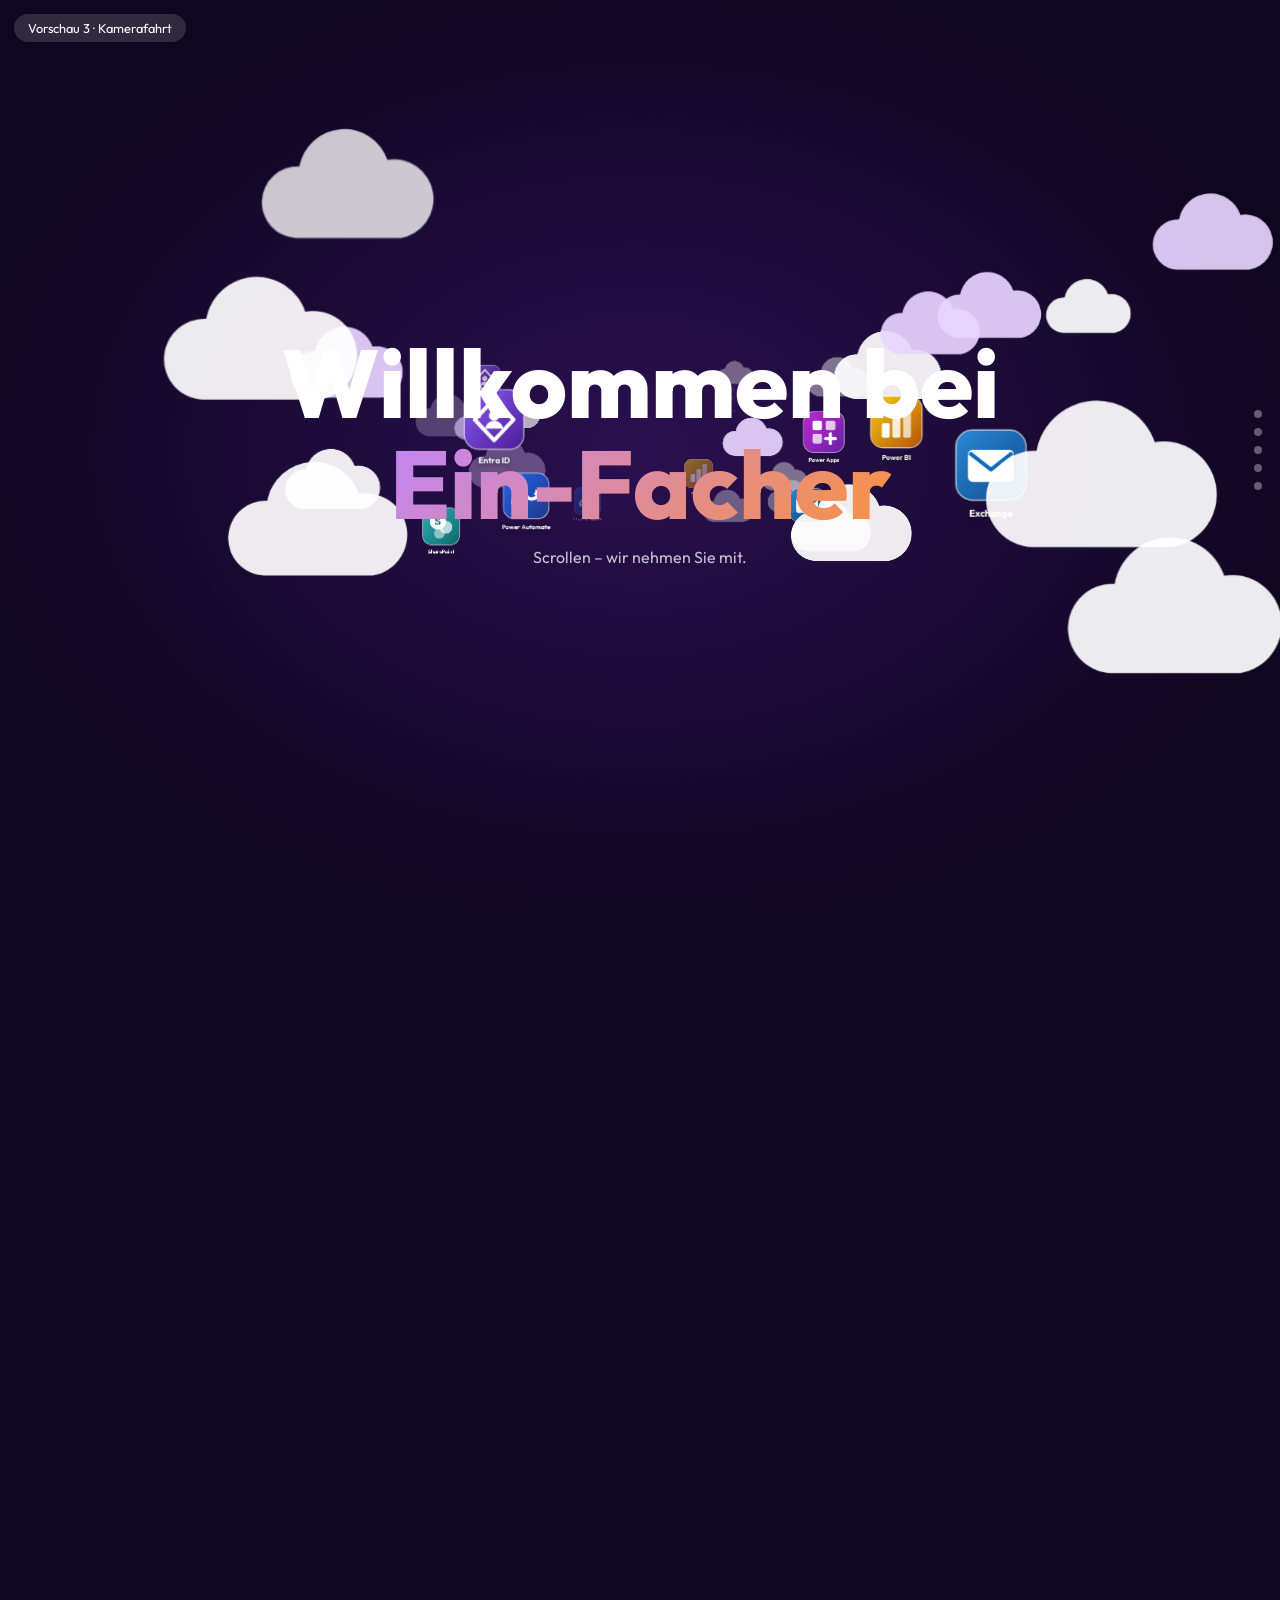
<file: vorschau/flug.html>
<!DOCTYPE html><html lang="de"><head><meta charset="UTF-8"><meta name="viewport" content="width=device-width,initial-scale=1">
<title>Vorschau 3 – Kamerafahrt</title><meta name="robots" content="noindex">
<link rel="icon" href="../favicon.svg">
<link href="https://fonts.googleapis.com/css2?family=Outfit:wght@400;600;800&display=swap" rel="stylesheet">
<style>
*{margin:0;padding:0;box-sizing:border-box}
body{font-family:'Outfit',sans-serif;color:#fff;background:#0f0620}
.journey{height:1100vh;position:relative}
.stage{position:sticky;top:0;height:100vh;overflow:hidden;perspective:700px;perspective-origin:50% 50%}
.bgc{position:absolute;inset:0;transition:background 1.2s}
.world{position:absolute;left:50%;top:50%;width:0;height:0;transform-style:preserve-3d;will-change:transform}
.o{position:absolute;transform-style:preserve-3d;will-change:opacity;pointer-events:none}
.o svg{display:block;width:100%;height:100%;overflow:visible}
.cab{height:4px;border-radius:3px;background:linear-gradient(90deg,transparent,var(--c),transparent);box-shadow:0 0 14px var(--c)}
.num{font-weight:800;color:#fff;text-shadow:0 0 30px rgba(255,255,255,.6);line-height:1}
.mo{width:420px;padding:30px;text-align:center;border-radius:30px;background:linear-gradient(135deg,rgba(255,255,255,.2),rgba(255,255,255,.06));border:1px solid rgba(255,255,255,.4);backdrop-filter:blur(16px);-webkit-backdrop-filter:blur(16px);pointer-events:auto}
.mo .av{width:110px;height:110px;border-radius:50%;margin:0 auto 14px;background:linear-gradient(135deg,#A855F7,#F97316);display:flex;align-items:center;justify-content:center;font-size:2.8rem;font-weight:800}
.mo h3{font-size:1.9rem}.mo p{opacity:.85;margin-top:6px}
.hud{position:fixed;left:50%;bottom:7vh;transform:translateX(-50%);z-index:5;text-align:center;width:min(560px,90vw);pointer-events:none}
.hud .box{padding:18px 24px;border-radius:22px;background:rgba(15,6,32,.45);border:1px solid rgba(255,255,255,.25);backdrop-filter:blur(14px);-webkit-backdrop-filter:blur(14px);transition:opacity .5s,transform .5s}
.hud h2{font-size:clamp(1.5rem,4vw,2.2rem);font-weight:800}.hud p{opacity:.85;margin-top:4px}
.hud a{pointer-events:auto;display:inline-block;margin-top:10px;padding:9px 22px;border-radius:30px;background:linear-gradient(135deg,#F97316,#FB923C);color:#fff;text-decoration:none;font-weight:700;font-size:.9rem}
.welcome{position:fixed;inset:0;z-index:4;display:flex;flex-direction:column;align-items:center;justify-content:center;text-align:center;pointer-events:none;transition:opacity .4s}
.welcome h1{font-size:clamp(2.6rem,9vw,6rem);font-weight:800;line-height:1.05}
.g{background:linear-gradient(135deg,#C084FC,#FB923C);-webkit-background-clip:text;background-clip:text;-webkit-text-fill-color:transparent}
.welcome p{opacity:.75;margin-top:12px}
.tag{position:fixed;top:14px;left:14px;z-index:9;font-size:.8rem;background:rgba(255,255,255,.14);padding:6px 14px;border-radius:20px}
.dots{position:fixed;right:18px;top:50%;transform:translateY(-50%);z-index:9;display:flex;flex-direction:column;gap:10px}
.dots b{width:8px;height:8px;border-radius:50%;background:rgba(255,255,255,.35);transition:.3s}.dots b.on{background:#FB923C;transform:scale(1.6)}
</style></head><body>
<div class="tag">Vorschau 3 · Kamerafahrt</div>
<div class="dots" id="dots"></div>
<div class="welcome" id="wel"><h1>Willkommen bei<br><span class="g">Ein-Facher</span></h1><p>Scrollen – wir nehmen Sie mit.</p></div>
<div class="hud"><div class="box" id="hud"><h2 id="ht"></h2><p id="hp"></p><a id="ha" href="#"></a></div></div>
<section class="journey" id="j"><div class="stage" id="st"><div class="bgc" id="bg"></div><div class="world" id="w"></div></div></section>
<script>
const Z=[
 {n:'Cloud Support',d:'Microsoft 365, SharePoint, Entra ID, Intune und Exchange.',l:'cloud-support.html',bg:'radial-gradient(ellipse at 50% 40%,#6b3fd0,#25104f 75%)'},
 {n:'Local Support',d:'PCs, Server, Netzwerk und Active Directory – vor Ort.',l:'local-support.html',bg:'radial-gradient(ellipse at 50% 40%,#3a1a6e,#0d0620 75%)'},
 {n:'Automatisierung',d:'Power Automate und Power Apps nehmen Routine ab.',l:'automatisierung.html',bg:'radial-gradient(ellipse at 50% 40%,#7a3a10,#1d0b2e 75%)'},
 {n:'Termin buchen',d:'Wählen Sie Tag und Uhrzeit – wir sind da.',l:'termin.html',bg:'radial-gradient(ellipse at 50% 40%,#2a5fc0,#14103a 75%)'},
 {n:'Team',d:'Persönlich, direkt, auf Deutsch und Arabisch.',l:'team.html',bg:'radial-gradient(ellipse at 50% 40%,#9a3fa8,#1a0b2e 75%)'}];
const GAP=2800,START=1400; // Abstand der Zonen
const world=document.getElementById('w'),objs=[];
let seed=7;const R=()=>(seed=(seed*16807)%2147483647)/2147483647;
const S={
 cloud:c=>`<svg viewBox="0 0 120 80"><path d="M30 68a22 22 0 0 1 2-44 28 28 0 0 1 54-4 24 24 0 0 1 8 48z" fill="${c}" opacity=".92"/></svg>`,
 pc:()=>`<svg viewBox="0 0 120 100"><rect x="10" y="6" width="100" height="64" rx="7" fill="#1b0b3a" stroke="#C084FC" stroke-width="4"/><rect x="18" y="14" width="84" height="48" rx="3" fill="#7B2FBE"/><rect x="50" y="70" width="20" height="14" fill="#C084FC"/><rect x="34" y="84" width="52" height="8" rx="4" fill="#C084FC"/><circle cx="60" cy="38" r="6" fill="#FB923C"/></svg>`,
 srv:()=>`<svg viewBox="0 0 90 120">${[0,1,2].map(i=>`<rect x="6" y="${6+i*37}" width="78" height="31" rx="5" fill="#1b0b3a" stroke="#C084FC" stroke-width="3"/><circle cx="20" cy="${21.5+i*37}" r="4" fill="#FB923C"/><circle cx="34" cy="${21.5+i*37}" r="4" fill="#4ade80"/><rect x="50" y="${17+i*37}" width="28" height="9" rx="3" fill="#7B2FBE"/>`).join('')}</svg>`,
 cal:()=>`<svg viewBox="0 0 110 110"><rect x="6" y="14" width="98" height="90" rx="12" fill="#fff"/><rect x="6" y="14" width="98" height="26" rx="12" fill="#F97316"/><rect x="6" y="28" width="98" height="12" fill="#F97316"/>${[0,1,2,3,4,5,6,7,8,9,10,11].map(i=>`<rect x="${16+(i%4)*21}" y="${50+Math.floor(i/4)*17}" width="14" height="10" rx="3" fill="${i==6?'#7B2FBE':'#E8DCFF'}"/>`).join('')}</svg>`,
 gear:c=>`<svg viewBox="0 0 100 100"><g fill="${c}"><circle cx="50" cy="50" r="30"/>${[0,45,90,135].map(a=>`<rect x="42" y="4" width="16" height="92" rx="5" transform="rotate(${a} 50 50)"/>`).join('')}</g><circle cx="50" cy="50" r="13" fill="#1d0b2e"/></svg>`,
 per:c=>`<svg viewBox="0 0 80 100"><circle cx="40" cy="28" r="20" fill="${c}"/><path d="M6 98c0-26 14-40 34-40s34 14 34 40z" fill="${c}"/></svg>`
};
function add(el,x,y,z,w,h,extra){const d=document.createElement('div');d.className='o';d.style.width=w+'px';d.style.height=h+'px';d.style.marginLeft=-w/2+'px';d.style.marginTop=-h/2+'px';
 d.dataset.x=x;d.dataset.y=y;d.dataset.z=z;if(extra)d.dataset.r=extra;d.innerHTML=el;world.appendChild(d);objs.push(d);return d;}
function scatter(zi,n,fn){const z0=-START-zi*GAP;for(let i=0;i<n;i++){const side=R()<.5?-1:1,x=side*(200+R()*650),y=(R()-.5)*620,z=z0-GAP/2+R()*GAP;fn(x,y,z,i);}}

const B=(col,glyph,label)=>`<div style="text-align:center"><svg viewBox="0 0 100 100" style="width:100%;height:auto"><defs><linearGradient id="bg${label.replace(/\W/g,'')}" x1="0" y1="0" x2="1" y2="1"><stop offset="0" stop-color="${col[0]}"/><stop offset="1" stop-color="${col[1]}"/></linearGradient></defs><rect x="4" y="4" width="92" height="92" rx="22" fill="url(#bg${label.replace(/\W/g,'')})" stroke="rgba(255,255,255,.55)" stroke-width="2"/>${glyph}</svg><div style="font-weight:700;font-size:15px;margin-top:6px;text-shadow:0 2px 10px rgba(0,0,0,.6);white-space:nowrap">${label}</div></div>`;
const G={
 entra:'<path d="M50 18 80 50 50 82 20 50z" fill="none" stroke="#fff" stroke-width="6" stroke-linejoin="round"/><circle cx="50" cy="44" r="8" fill="#fff"/><path d="M36 64c2-9 8-12 14-12s12 3 14 12z" fill="#fff"/>',
 exch:'<rect x="20" y="30" width="60" height="42" rx="6" fill="#fff"/><path d="M22 34l28 22 28-22" fill="none" stroke="#0F6CBD" stroke-width="5" stroke-linejoin="round"/>',
 sp:'<circle cx="42" cy="38" r="20" fill="#fff" opacity=".95"/><circle cx="62" cy="52" r="16" fill="#fff" opacity=".7"/><circle cx="46" cy="68" r="13" fill="#fff" opacity=".5"/><text x="34" y="46" font-size="24" font-weight="800" fill="#0B6A6E" font-family="Arial">S</text>',
 pa:'<rect x="24" y="24" width="22" height="22" rx="5" fill="#fff"/><rect x="54" y="24" width="22" height="22" rx="5" fill="#fff" opacity=".75"/><rect x="24" y="54" width="22" height="22" rx="5" fill="#fff" opacity=".75"/><path d="M65 54v22M54 65h22" stroke="#fff" stroke-width="7" stroke-linecap="round"/>',
 pf:'<path d="M24 62c0-18 22-18 28-10s20 4 24-6" fill="none" stroke="#fff" stroke-width="7" stroke-linecap="round"/><path d="M70 36l9 10-13 3z" fill="#fff"/><circle cx="26" cy="64" r="6" fill="#fff"/>',
 bi:'<rect x="24" y="52" width="14" height="26" rx="3" fill="#fff"/><rect x="43" y="36" width="14" height="42" rx="3" fill="#fff" opacity=".85"/><rect x="62" y="20" width="14" height="58" rx="3" fill="#fff" opacity=".7"/>',
 ps:'<path d="M26 28l30 22-30 22" fill="none" stroke="#fff" stroke-width="9" stroke-linecap="round" stroke-linejoin="round"/><rect x="50" y="68" width="26" height="8" rx="3" fill="#fff"/>',
 ad:'<circle cx="50" cy="26" r="9" fill="#fff"/><circle cx="26" cy="72" r="9" fill="#fff"/><circle cx="50" cy="72" r="9" fill="#fff"/><circle cx="74" cy="72" r="9" fill="#fff"/><path d="M50 35v14M26 63V49h48v14M50 49v14" stroke="#fff" stroke-width="5" fill="none"/>',
 dhcp:'<rect x="30" y="20" width="40" height="22" rx="5" fill="#fff"/><rect x="14" y="62" width="26" height="18" rx="4" fill="#fff" opacity=".85"/><rect x="60" y="62" width="26" height="18" rx="4" fill="#fff" opacity=".85"/><path d="M50 42v10M27 62V52h46v10" stroke="#fff" stroke-width="5" fill="none"/>',
 dns:'<circle cx="50" cy="50" r="28" fill="none" stroke="#fff" stroke-width="6"/><ellipse cx="50" cy="50" rx="12" ry="28" fill="none" stroke="#fff" stroke-width="5"/><path d="M22 50h56M28 34h44M28 66h44" stroke="#fff" stroke-width="4"/>'
};
const COL={entra:['#8B5CF6','#4C1D95'],exch:['#2B88D8','#0F4C8A'],sp:['#2DB1B6','#0B6A6E'],pa:['#C026D3','#6B21A8'],pf:['#2563EB','#1E3A8A'],bi:['#FACC15','#B45309'],ps:['#1E3A8A','#0F172A'],ad:['#0EA5E9','#075985'],dhcp:['#10B981','#065F46'],dns:['#F97316','#9A3412']};
const NAMES={entra:'Entra ID',exch:'Exchange',sp:'SharePoint',pa:'Power Apps',pf:'Power Automate',bi:'Power BI',ps:'PowerShell',ad:'Active Directory',dhcp:'DHCP',dns:'DNS'};
const bd=k=>B(COL[k],G[k],NAMES[k]);
S.rack=()=>`<svg viewBox="0 0 100 170"><rect x="6" y="4" width="88" height="162" rx="8" fill="#140a2c" stroke="#C084FC" stroke-width="4"/>${[0,1,2,3,4,5,6].map(i=>`<rect x="14" y="${12+i*21}" width="72" height="16" rx="3" fill="#2a1260" stroke="#7B2FBE" stroke-width="2"/><circle cx="24" cy="${20+i*21}" r="3" fill="${i%3?'#4ade80':'#FB923C'}"/><rect x="50" y="${17+i*21}" width="28" height="6" rx="2" fill="#7B2FBE"/>`).join('')}</svg>`;

// Zone 0 Cloud
scatter(0,26,(x,y,z,i)=>{const s=150+R()*230;add(S.cloud(i%3?'#fff':'#E9D5FF'),x,y,z,s,s*.66);});
for(let i=0;i<14;i++){const k=['entra','exch','sp','pa','pf','bi'][i%6];const side=i%2?1:-1;add(bd(k),side*(170+R()*430),(R()-.5)*520,-START-GAP/2+ (i/14)*GAP*1.0 - 200,120,135);}
// Zone 1 Local
scatter(1,10,(x,y,z)=>add(S.pc(),x,y,z,130+R()*60,110+R()*50));
scatter(1,5,(x,y,z)=>add(S.srv(),x,y,z,90+R()*40,120+R()*40));
scatter(1,6,(x,y,z)=>add(S.rack(),x,y,z,90+R()*30,150+R()*50));
for(let i=0;i<6;i++){const k=['ad','dhcp','dns'][i%3];add(bd(k),(i%2?1:-1)*(180+R()*380),(R()-.5)*480,-START-GAP-GAP/2+(i/6)*GAP-100,110,125);}
for(let i=0;i<30;i++){const x=(R()-.5)*1100,y=(R()-.5)*700,len=900+R()*1800,z=-START-GAP-R()*GAP*.9;const d=add(`<div class="cab" style="--c:${R()<.5?'#A855F7':'#FB923C'};width:${len}px"></div>`,x,y,z,len,4);d.style.transform='rotateY(90deg)';d.dataset.cab=1;}
// Zone 2 Automatisierung
scatter(2,8,(x,y,z,i)=>{const s=80+R()*150;const d=add(S.gear(i%2?'#FB923C':'#C084FC'),x,y,z,s,s);d.dataset.spin=(R()<.5?-1:1)*(10+R()*30);});
for(let i=0;i<12;i++){const k=['ps','pf','pa','bi'][i%4];add(bd(k),(i%2?1:-1)*(170+R()*430),(R()-.5)*520,-START-2*GAP-GAP/2+(i/12)*GAP-100,120,135);}
// Zone 3 Termin
scatter(3,9,(x,y,z)=>add(S.cal(),x,y,z,110+R()*70,110+R()*70));
scatter(3,22,(x,y,z)=>{const t=['09:00','10:30','14:00','15','20','30','11:30','Mo','Di','Fr','12','17:00'][Math.floor(R()*12)];const s=34+R()*60;add(`<div class="num" style="font-size:${s}px;opacity:${.55+R()*.4};white-space:nowrap;text-align:center">${t}</div>`,x,y,z,s*3,s);});
// Zone 4 Team
const cols=['#C084FC','#FB923C','#A78BFA','#FDBA74','#E9D5FF'];
scatter(4,16,(x,y,z)=>{const s=90+R()*90;add(S.per(cols[Math.floor(R()*5)]),x*.9,y,z,s,s*1.25);});
// Mohammed am Ende
const ZEND=-START-4*GAP-GAP/2-300;
add(`<div class="mo"><div class="av">MB</div><h3>Mohammed Babat</h3><p>Ihr Ansprechpartner bei Ein-Facher</p></div>`,0,-10,ZEND,420,300).style.pointerEvents='auto';
const END=-ZEND-330; // Kamera-Ende
const j=document.getElementById('j'),bg=document.getElementById('bg'),hud=document.getElementById('hud'),ht=document.getElementById('ht'),hp=document.getElementById('hp'),ha=document.getElementById('ha'),wel=document.getElementById('wel'),dots=document.getElementById('dots');
Z.forEach(()=>dots.appendChild(document.createElement('b')));
let mx=0,my=0,cz=0,zone=-1,tk=false;
addEventListener('mousemove',e=>{mx=e.clientX/innerWidth-.5;my=e.clientY/innerHeight-.5;rq();});
function rq(){if(!tk){tk=true;requestAnimationFrame(u);}}
const sc=()=>Math.min(1.3,Math.max(.45,innerWidth/1280));
function u(){tk=false;const r=j.getBoundingClientRect(),tot=r.height-innerHeight,p=Math.min(1,Math.max(0,-r.top/tot));
 cz=p*END;const k=sc(),t=performance.now()/1000;
 world.style.transform='translateZ('+cz+'px) rotateX('+(my*-4)+'deg) rotateY('+(mx*5)+'deg)';
 objs.forEach(o=>{const z=+o.dataset.z,d=z+cz;let a=1;if(d<-2500||d>260)a=0;else{if(d<-1500)a=(d+2500)/1000;if(d>-60)a=Math.max(0,1-(d+60)/320);}
  o.style.opacity=a;if(a>0||o._v){o._v=a>0;
   const x=+o.dataset.x*k,y=+o.dataset.y*k,sp=o.dataset.spin?'rotateZ('+(t*o.dataset.spin)+'deg)':'';
   o.style.transform='translate3d('+x+'px,'+y+'px,'+z+'px)'+(o.dataset.cab?' rotateY(90deg)':'')+sp;}});
 wel.style.opacity=Math.max(0,1-p*30);
 const zi=Math.min(Z.length-1,Math.max(-1,Math.floor((cz-START+GAP/2)/GAP)));
 const cur=p<.02?-1:zi; if(cur!==zone){zone=cur;if(zone>=0){const q=Z[zone];ht.textContent=q.n;hp.textContent=q.d;ha.href='../'+q.l;ha.textContent=q.n+' ansehen →';bg.style.background=q.bg;hud.style.opacity=1}else{hud.style.opacity=0;bg.style.background='radial-gradient(ellipse at 50% 50%,#2a1050,#0f0620 75%)'}
  [...dots.children].forEach((b,i)=>b.classList.toggle('on',i===zone));}
 if(p>.985){ht.textContent='Und das ist Mohammed';hp.textContent='Ihr persönlicher Ansprechpartner.';ha.href='../termin.html';ha.textContent='Termin buchen →';}
}
bg.style.background='radial-gradient(ellipse at 50% 50%,#2a1050,#0f0620 75%)';hud.style.opacity=0;
addEventListener('scroll',rq,{passive:true});addEventListener('resize',rq);u();
</script></body></html>
</file>
<file: glass.css>
/* Glas-Design (Apple-Stil) – gemeinsam für alle Seiten */
body{background:linear-gradient(160deg,#F4EEFF 0%,#FFF3E8 55%,#F4EEFF 100%) fixed!important;}
.glass-orb{position:fixed;border-radius:50%;filter:blur(70px);opacity:.45;pointer-events:none;z-index:-1;will-change:transform;}
.glass-orb.o1{width:420px;height:420px;background:#A855F7;top:-80px;left:-100px;}
.glass-orb.o2{width:360px;height:360px;background:#FB923C;top:35%;right:-120px;}
.glass-orb.o3{width:300px;height:300px;background:#7B2FBE;bottom:-80px;left:30%;opacity:.3;}
nav,nav.scrolled{background:rgba(255,255,255,.55)!important;-webkit-backdrop-filter:saturate(180%) blur(22px)!important;backdrop-filter:saturate(180%) blur(22px)!important;border-bottom:1px solid rgba(255,255,255,.6)!important;}
.service-card,.who-card,.how-card,.example-card,.service-detail-card,.what-card,.value-card,.team-card,.stat-card2,.process-step,.cta-box,.booking-box,.contact-form,.auto-item,.auto-flow-step,.info-item,.modal-box{
 background:linear-gradient(135deg,rgba(255,255,255,.62),rgba(255,255,255,.28))!important;
 -webkit-backdrop-filter:saturate(180%) blur(20px);backdrop-filter:saturate(180%) blur(20px);
 border:1px solid rgba(255,255,255,.7)!important;
 box-shadow:0 8px 32px rgba(123,47,190,.12),inset 0 1px 0 rgba(255,255,255,.9),inset 0 -1px 0 rgba(255,255,255,.2)!important;
 border-radius:22px!important;position:relative;overflow:hidden;
 transition:transform .5s cubic-bezier(.2,.8,.2,1),box-shadow .5s;}
.glass-card:hover{box-shadow:0 18px 50px rgba(123,47,190,.2),inset 0 1px 0 #fff!important;}
.stats-bar,.why-us{background:rgba(255,255,255,.25)!important;-webkit-backdrop-filter:blur(14px);backdrop-filter:blur(14px);}
/* Apple-Einblendung: Scale + Blur + Fade */
.reveal{opacity:0;transform:translateY(40px) scale(.96);filter:blur(6px);transition:opacity .9s cubic-bezier(.2,.8,.2,1),transform .9s cubic-bezier(.2,.8,.2,1),filter .9s!important;}
.reveal.visible,.reveal.in,.reveal.active,.reveal.show{opacity:1;transform:none;filter:none;}
.modal-box{background:rgba(255,255,255,.8)!important;}
@media(max-width:700px){.glass-orb{filter:blur(50px);opacity:.35}}
@media(prefers-reduced-motion:reduce){.reveal{opacity:1;transform:none;filter:none}.glass-orb{display:none}}
@supports not (backdrop-filter:blur(1px)){.glass-card{background:rgba(255,255,255,.9)!important}}

/* Lichtschimmer als Hintergrund (liegt HINTER dem Inhalt, Text bleibt scharf) */
.glass-card:hover{background-image:radial-gradient(260px circle at var(--mx,50%) var(--my,0%),rgba(255,255,255,.55),transparent 65%),linear-gradient(135deg,rgba(255,255,255,.62),rgba(255,255,255,.28))!important;}
.glass-card.no-tilt{transform:none!important}
.booking-box a,.booking-box button,.cta-box a,.cta-box button{position:relative;z-index:2;}
.logo-box svg,.footer-logo-box svg{direction:ltr;unicode-bidi:isolate}
</file>
<file: style.css>
:root {
  --bg:#F8F5FF; --surface:#FFFFFF; --surface2:#F3EEFF;
  --purple:#7B2FBE; --purple-light:#A855F7; --purple-soft:#EDE0FF;
  --orange:#F97316; --orange-light:#FB923C; --orange-soft:#FFF0E6;
  --text:#1A0A2E; --text-mid:#4A3860; --text-muted:#8B7BA8;
  --border:#E8DCFF; --shadow:rgba(123,47,190,0.10);
  --nav-h:68px; --radius:16px;
  --ease:cubic-bezier(0.4,0,0.2,1);
}

*,*::before,*::after{box-sizing:border-box;margin:0;padding:0;}
html{scroll-behavior:smooth;}
body{background:var(--bg);color:var(--text);font-family:'Outfit',sans-serif;font-size:16px;line-height:1.65;overflow-x:hidden;}
body.ar{font-family:'Noto Kufi Arabic','Outfit',sans-serif;direction:rtl;}

/* LOADER */
.loader{position:fixed;inset:0;z-index:999;background:#fff;display:flex;align-items:center;justify-content:center;transition:opacity 0.6s var(--ease),visibility 0.6s;}
.loader.done{opacity:0;visibility:hidden;}
.loader-logo{display:flex;flex-direction:column;align-items:center;gap:16px;animation:loaderPulse 1s var(--ease) infinite alternate;}
.loader-box{width:52px;height:52px;background:linear-gradient(145deg,#7B2FBE,#5B1F9E);border-radius:14px;display:flex;align-items:center;justify-content:center;box-shadow:0 6px 24px rgba(123,47,190,0.4);}
.loader-box svg{width:32px;height:32px;}
.loader-text{font-size:1.1rem;font-weight:700;color:var(--text);}
.loader-text span{color:var(--orange);}
.loader-bar{width:120px;height:3px;background:var(--border);border-radius:2px;overflow:hidden;}
.loader-bar::after{content:'';display:block;height:100%;background:linear-gradient(90deg,var(--purple),var(--orange));animation:loadBar 1.2s var(--ease) forwards;}
@keyframes loadBar{from{width:0}to{width:100%}}
@keyframes loaderPulse{from{transform:scale(1)}to{transform:scale(1.04)}}

/* NAV */
nav{position:fixed;top:0;left:0;right:0;height:var(--nav-h);background:rgba(255,255,255,0);backdrop-filter:blur(0px);border-bottom:1px solid transparent;display:flex;align-items:center;justify-content:space-between;padding:0 20px;z-index:100;transition:background 0.5s var(--ease),backdrop-filter 0.5s,border-color 0.5s,box-shadow 0.5s;}
nav.scrolled{background:rgba(255,255,255,0.94);backdrop-filter:blur(18px);border-bottom:1px solid var(--border);box-shadow:0 2px 20px var(--shadow);}
.nav-logo{display:flex;align-items:center;gap:10px;text-decoration:none;transition:transform 0.3s var(--ease);}
.nav-logo:hover{transform:scale(1.03);}
.logo-box{width:42px;height:42px;background:linear-gradient(145deg,#7B2FBE,#5B1F9E);border-radius:11px;display:flex;align-items:center;justify-content:center;box-shadow:0 4px 14px rgba(123,47,190,0.35);transition:box-shadow 0.3s,transform 0.3s var(--ease);}
.nav-logo:hover .logo-box{box-shadow:0 6px 20px rgba(123,47,190,0.5);transform:rotate(-4deg);}
.logo-box svg{width:26px;height:26px;}
.logo-text-wrap{display:flex;flex-direction:column;line-height:1.1;}
.logo-name{font-size:1.1rem;font-weight:700;color:var(--text);}
.logo-sub{font-size:0.58rem;font-weight:700;letter-spacing:0.2em;color:var(--orange);text-transform:uppercase;}
.nav-links{display:flex;align-items:center;gap:0px;list-style:none;flex-wrap:nowrap;}
.nav-links li{opacity:0;animation:navFadeIn 0.5s var(--ease) forwards;}
.nav-links li:nth-child(1){animation-delay:0.1s}.nav-links li:nth-child(2){animation-delay:0.15s}.nav-links li:nth-child(3){animation-delay:0.2s}.nav-links li:nth-child(4){animation-delay:0.25s}.nav-links li:nth-child(5){animation-delay:0.3s}.nav-links li:nth-child(6){animation-delay:0.35s}.nav-links li:nth-child(7){animation-delay:0.4s}
@keyframes navFadeIn{from{opacity:0;transform:translateY(-8px)}to{opacity:1;transform:translateY(0)}}
.nav-links a{padding:5px 9px;border-radius:8px;text-decoration:none;color:var(--text-mid);font-size:0.8rem;font-weight:500;transition:color 0.25s,background 0.25s,transform 0.25s;display:block;white-space:nowrap;}
.nav-links a:hover{color:var(--purple);background:var(--purple-soft);transform:translateY(-1px);}
.nav-links a.active{color:var(--purple);font-weight:600;}
.nav-links .soon{opacity:0.4;pointer-events:none;}
.nav-right{display:flex;align-items:center;gap:10px;}
.lang-toggle{display:flex;background:var(--surface2);border:1px solid var(--border);border-radius:10px;overflow:hidden;}
.lang-btn{padding:6px 13px;font-size:0.8rem;font-weight:700;font-family:inherit;cursor:pointer;border:none;background:transparent;color:var(--text-muted);transition:all 0.3s var(--ease);}
.lang-btn.active{background:var(--purple);color:#fff;}
.cta-nav{padding:8px 20px;background:linear-gradient(135deg,var(--orange),var(--orange-light));border:none;border-radius:10px;color:#fff;font-size:0.86rem;font-weight:600;font-family:inherit;cursor:pointer;text-decoration:none;box-shadow:0 3px 14px rgba(249,115,22,0.3);transition:opacity 0.3s,transform 0.3s var(--ease),box-shadow 0.3s;white-space:nowrap;}
.cta-nav:hover{transform:translateY(-2px);box-shadow:0 6px 20px rgba(249,115,22,0.4);}
.hamburger{display:none;flex-direction:column;gap:5px;cursor:pointer;background:none;border:none;padding:4px;}
.hamburger span{width:24px;height:2px;background:var(--text);border-radius:2px;transition:all 0.3s var(--ease);}
.hamburger.open span:nth-child(1){transform:translateY(7px) rotate(45deg);}
.hamburger.open span:nth-child(2){opacity:0;transform:scaleX(0);}
.hamburger.open span:nth-child(3){transform:translateY(-7px) rotate(-45deg);}
.mobile-menu{display:none;position:fixed;top:var(--nav-h);left:0;right:0;background:#fff;border-bottom:1px solid var(--border);padding:16px 24px;z-index:99;box-shadow:0 8px 24px var(--shadow);flex-direction:column;gap:4px;transform:translateY(-10px);opacity:0;transition:transform 0.35s var(--ease),opacity 0.35s var(--ease);}
.mobile-menu.open{display:flex;transform:translateY(0);opacity:1;}
.mobile-menu a{padding:11px 14px;border-radius:10px;text-decoration:none;color:var(--text-mid);font-size:0.95rem;font-weight:500;transition:background 0.25s,color 0.25s,transform 0.25s;}
.mobile-menu a:hover{background:var(--purple-soft);color:var(--purple);transform:translateX(4px);}
.mobile-menu a.soon{opacity:0.4;pointer-events:none;}
.mobile-menu a.active{color:var(--purple);font-weight:600;}

/* HERO */
.hero{min-height:100vh;display:flex;flex-direction:column;align-items:center;justify-content:center;padding:calc(var(--nav-h) + 60px) 24px 80px;text-align:center;position:relative;overflow:hidden;}
.hero-bg{position:absolute;inset:0;z-index:0;background:linear-gradient(160deg,#F8F5FF 0%,#FFF0E6 50%,#EDE0FF 100%);}
.blob{position:absolute;border-radius:50%;pointer-events:none;filter:blur(40px);}
.blob1{width:500px;height:500px;background:rgba(168,85,247,0.12);top:-100px;left:-100px;animation:blobFloat1 8s ease-in-out infinite;}
.blob2{width:400px;height:400px;background:rgba(249,115,22,0.09);bottom:-80px;right:-80px;animation:blobFloat2 10s ease-in-out infinite;}
.blob3{width:300px;height:300px;background:rgba(123,47,190,0.08);top:40%;left:60%;animation:blobFloat3 7s ease-in-out infinite;}
@keyframes blobFloat1{0%,100%{transform:translate(0,0) scale(1)}50%{transform:translate(30px,20px) scale(1.05)}}
@keyframes blobFloat2{0%,100%{transform:translate(0,0) scale(1)}50%{transform:translate(-20px,-30px) scale(1.08)}}
@keyframes blobFloat3{0%,100%{transform:translate(0,0) scale(1)}50%{transform:translate(-15px,25px) scale(0.95)}}
.hero-content{position:relative;z-index:1;max-width:760px;}
.hero-badge{display:inline-flex;align-items:center;gap:7px;background:var(--purple-soft);border:1px solid rgba(123,47,190,0.2);border-radius:100px;padding:5px 16px;font-size:0.75rem;color:var(--purple);font-weight:700;letter-spacing:0.08em;text-transform:uppercase;margin-bottom:28px;opacity:0;animation:heroItem 0.8s 0.3s var(--ease) forwards;}
.badge-dot{width:6px;height:6px;border-radius:50%;background:var(--orange);animation:pulse 2s infinite;}
.hero h1{font-size:clamp(2rem,5.5vw,4rem);font-weight:800;line-height:1.1;letter-spacing:-0.02em;margin-bottom:20px;color:var(--text);opacity:0;animation:heroItem 0.8s 0.5s var(--ease) forwards;}
.hero h1 .grad{background:linear-gradient(90deg,var(--purple),var(--orange));-webkit-background-clip:text;-webkit-text-fill-color:transparent;background-clip:text;background-size:200% auto;animation:gradShift 4s ease infinite;}
@keyframes gradShift{0%,100%{background-position:0% center}50%{background-position:100% center}}
.hero p{font-size:clamp(0.95rem,2vw,1.1rem);color:var(--text-mid);margin:0 auto 36px;font-weight:400;line-height:1.75;max-width:540px;opacity:0;animation:heroItem 0.8s 0.7s var(--ease) forwards;}
.hero-actions{display:flex;gap:12px;justify-content:center;flex-wrap:wrap;opacity:0;animation:heroItem 0.8s 0.9s var(--ease) forwards;}
@keyframes heroItem{from{opacity:0;transform:translateY(24px)}to{opacity:1;transform:translateY(0)}}
.scroll-hint{position:absolute;bottom:32px;left:50%;transform:translateX(-50%);display:flex;flex-direction:column;align-items:center;gap:6px;color:var(--text-muted);font-size:0.75rem;opacity:0;animation:heroItem 0.8s 1.2s var(--ease) forwards;z-index:1;}
.scroll-arrow{width:20px;height:20px;border-right:2px solid var(--text-muted);border-bottom:2px solid var(--text-muted);transform:rotate(45deg);animation:scrollBounce 1.5s ease-in-out infinite;}
@keyframes scrollBounce{0%,100%{transform:rotate(45deg) translateY(0)}50%{transform:rotate(45deg) translateY(5px)}}
.btn-primary{padding:13px 28px;background:linear-gradient(135deg,var(--purple),var(--purple-light));border:none;border-radius:12px;color:#fff;font-size:0.95rem;font-weight:600;font-family:inherit;cursor:pointer;text-decoration:none;box-shadow:0 4px 20px rgba(123,47,190,0.35);transition:transform 0.3s var(--ease),box-shadow 0.3s var(--ease);position:relative;overflow:hidden;}
.btn-primary:hover{transform:translateY(-3px);box-shadow:0 8px 28px rgba(123,47,190,0.45);}
.btn-outline{padding:13px 28px;background:#fff;border:1.5px solid var(--border);border-radius:12px;color:var(--text-mid);font-size:0.95rem;font-weight:500;font-family:inherit;cursor:pointer;text-decoration:none;transition:border-color 0.3s,color 0.3s,box-shadow 0.3s,transform 0.3s var(--ease);box-shadow:0 2px 10px var(--shadow);}
.btn-outline:hover{border-color:var(--purple-light);color:var(--purple);box-shadow:0 4px 16px var(--shadow);transform:translateY(-3px);}

/* STATS BAR */
.stats-bar{background:#fff;border-top:1px solid var(--border);border-bottom:1px solid var(--border);padding:28px 40px;}
.stats-inner{max-width:900px;margin:0 auto;display:flex;justify-content:space-around;align-items:center;flex-wrap:wrap;gap:20px;}
.stat-item{text-align:center;}
.stat-num{font-size:1.8rem;font-weight:800;background:linear-gradient(135deg,var(--purple),var(--orange));-webkit-background-clip:text;-webkit-text-fill-color:transparent;background-clip:text;line-height:1;}
.stat-lbl{font-size:0.8rem;color:var(--text-muted);font-weight:500;margin-top:4px;}

/* SERVICES */
.services{padding:90px 24px;max-width:1160px;margin:0 auto;}
.section-label{font-size:0.72rem;font-weight:700;letter-spacing:0.15em;text-transform:uppercase;color:var(--orange);margin-bottom:8px;}
.section-title{font-size:clamp(1.6rem,3vw,2.4rem);font-weight:700;letter-spacing:-0.02em;margin-bottom:10px;color:var(--text);}
.section-sub{color:var(--text-muted);max-width:500px;font-size:0.97rem;margin-bottom:50px;line-height:1.7;}
.services-grid{display:grid;grid-template-columns:repeat(3,1fr);gap:20px;}
.service-card{background:#fff;border:1.5px solid var(--border);border-radius:var(--radius);padding:28px 24px;transition:border-color 0.4s var(--ease),transform 0.4s var(--ease),box-shadow 0.4s var(--ease);position:relative;overflow:hidden;}
.service-card::before{content:'';position:absolute;top:0;left:0;right:0;height:3px;background:linear-gradient(90deg,var(--purple),var(--orange));transform:scaleX(0);transform-origin:left;transition:transform 0.4s var(--ease);}
.service-card:hover{border-color:var(--purple-light);transform:translateY(-6px);box-shadow:0 16px 40px var(--shadow);}
.service-card:hover::before{transform:scaleX(1);}
.service-icon{width:48px;height:48px;border-radius:13px;display:flex;align-items:center;justify-content:center;font-size:22px;margin-bottom:16px;background:var(--purple-soft);transition:transform 0.4s var(--ease);}
.service-card:hover .service-icon{transform:scale(1.1) rotate(-5deg);}
.service-card h3{font-size:1rem;font-weight:700;margin-bottom:8px;color:var(--text);}
.service-card p{color:var(--text-muted);font-size:0.86rem;line-height:1.65;}
.tag-list{display:flex;flex-wrap:wrap;gap:5px;margin-top:14px;}
.tag{padding:3px 9px;background:var(--orange-soft);border:1px solid rgba(249,115,22,0.2);border-radius:6px;font-size:0.7rem;color:var(--orange);font-weight:600;cursor:pointer;transition:background 0.25s,color 0.25s,transform 0.25s;}
.tag:hover{background:var(--orange);color:#fff;transform:scale(1.08);}

/* WHY US */
.why-us{background:linear-gradient(135deg,var(--purple-soft) 0%,var(--orange-soft) 100%);padding:90px 24px;border-top:1px solid var(--border);border-bottom:1px solid var(--border);}
.why-inner{max-width:1100px;margin:0 auto;display:grid;grid-template-columns:1fr 1fr;gap:70px;align-items:center;}
.why-text p{color:var(--text-mid);font-size:1rem;line-height:1.75;margin-top:14px;}
.stats-grid2{display:grid;grid-template-columns:1fr 1fr;gap:14px;}
.stat-card2{background:#fff;border:1.5px solid var(--border);border-radius:var(--radius);padding:24px 20px;box-shadow:0 4px 16px var(--shadow);transition:transform 0.4s var(--ease),box-shadow 0.4s var(--ease);}
.stat-card2:hover{transform:translateY(-4px);box-shadow:0 10px 28px var(--shadow);}
.stat-card2 .num{font-size:2rem;font-weight:800;background:linear-gradient(135deg,var(--purple),var(--orange));-webkit-background-clip:text;-webkit-text-fill-color:transparent;background-clip:text;line-height:1;margin-bottom:5px;}
.stat-card2 .lbl{font-size:0.82rem;color:var(--text-muted);font-weight:500;}

/* CONTACT */
.contact{padding:90px 24px;max-width:820px;margin:0 auto;}
.contact-form{background:#fff;border:1.5px solid var(--border);border-radius:20px;padding:44px;box-shadow:0 8px 36px var(--shadow);margin-top:44px;}
.form-grid{display:grid;grid-template-columns:1fr 1fr;gap:14px;}
.form-group{display:flex;flex-direction:column;gap:6px;}
.form-group.full{grid-column:1/-1;}
.form-group label{font-size:0.78rem;font-weight:700;color:var(--text-muted);letter-spacing:0.06em;text-transform:uppercase;}
.form-group input,.form-group textarea,.form-group select{background:var(--bg);border:1.5px solid var(--border);border-radius:10px;padding:11px 14px;color:var(--text);font-family:inherit;font-size:0.93rem;transition:border-color 0.3s,box-shadow 0.3s,transform 0.3s;width:100%;outline:none;appearance:none;}
.form-group input:focus,.form-group textarea:focus,.form-group select:focus{border-color:var(--purple-light);box-shadow:0 0 0 3px rgba(168,85,247,0.1);transform:translateY(-1px);}
.form-group textarea{min-height:120px;resize:vertical;}
.form-group select option{background:#fff;color:var(--text);}
.form-submit{margin-top:24px;text-align:center;}
.success-msg{display:none;margin-top:14px;padding:13px 18px;background:#F0FDF4;border:1.5px solid #86EFAC;border-radius:10px;color:#16A34A;font-size:0.9rem;animation:fadeInUp 0.5s var(--ease);}
@keyframes fadeInUp{from{opacity:0;transform:translateY(10px)}to{opacity:1;transform:translateY(0)}}

/* FOOTER */
footer{background:var(--text);color:#fff;padding:40px;text-align:center;}
.footer-brand{display:flex;align-items:center;justify-content:center;gap:10px;margin-bottom:10px;}
.footer-logo-box{width:32px;height:32px;background:linear-gradient(145deg,#7B2FBE,#5B1F9E);border-radius:8px;display:flex;align-items:center;justify-content:center;}
.footer-logo-box svg{width:20px;height:20px;}
.footer-name{font-size:1rem;font-weight:700;color:#fff;}
.footer-name span{color:var(--orange-light);}
footer p{color:rgba(255,255,255,0.5);font-size:0.83rem;margin-top:6px;}

/* REVEAL */
.reveal{opacity:0;transform:translateY(32px);transition:opacity 0.7s var(--ease),transform 0.7s var(--ease);}
.reveal.visible{opacity:1;transform:translateY(0);}
.reveal-left{opacity:0;transform:translateX(-32px);transition:opacity 0.7s var(--ease),transform 0.7s var(--ease);}
.reveal-left.visible{opacity:1;transform:translateX(0);}
.reveal-right{opacity:0;transform:translateX(32px);transition:opacity 0.7s var(--ease),transform 0.7s var(--ease);}
.reveal-right.visible{opacity:1;transform:translateX(0);}
@keyframes pulse{0%,100%{opacity:1;transform:scale(1)}50%{opacity:0.6;transform:scale(1.3)}}

/* MODAL */
.modal-overlay{position:fixed;inset:0;z-index:500;background:rgba(26,10,46,0.55);backdrop-filter:blur(6px);display:flex;align-items:center;justify-content:center;padding:20px;opacity:0;visibility:hidden;transition:opacity 0.35s var(--ease),visibility 0.35s;}
.modal-overlay.open{opacity:1;visibility:visible;}
.modal-box{background:#fff;border-radius:20px;padding:36px 32px;max-width:500px;width:100%;box-shadow:0 20px 60px rgba(26,10,46,0.2);transform:translateY(24px) scale(0.97);transition:transform 0.4s var(--ease);position:relative;}
.modal-overlay.open .modal-box{transform:translateY(0) scale(1);}
.modal-close{position:absolute;top:16px;right:16px;width:32px;height:32px;border-radius:8px;background:var(--surface2);border:none;cursor:pointer;font-size:1rem;color:var(--text-muted);display:flex;align-items:center;justify-content:center;transition:background 0.25s,color 0.25s,transform 0.25s;}
.modal-close:hover{background:var(--purple-soft);color:var(--purple);transform:rotate(90deg);}
.modal-icon{font-size:2.4rem;margin-bottom:14px;display:block;}
.modal-tag{display:inline-block;padding:3px 10px;background:var(--orange-soft);border:1px solid rgba(249,115,22,0.25);border-radius:6px;font-size:0.72rem;color:var(--orange);font-weight:700;letter-spacing:0.05em;margin-bottom:12px;}
.modal-title{font-size:1.4rem;font-weight:800;color:var(--text);margin-bottom:10px;}
.modal-desc{color:var(--text-mid);font-size:0.93rem;line-height:1.75;margin-bottom:20px;}
.modal-features{display:flex;flex-direction:column;gap:8px;margin-bottom:24px;}
.modal-feature{display:flex;align-items:flex-start;gap:10px;background:var(--bg);border-radius:10px;padding:10px 14px;}
.modal-feature .check{color:var(--purple);font-size:0.9rem;margin-top:1px;}
.modal-feature span{font-size:0.87rem;color:var(--text-mid);line-height:1.5;}
.modal-cta{display:block;width:100%;padding:13px;background:linear-gradient(135deg,var(--purple),var(--purple-light));border:none;border-radius:12px;color:#fff;font-size:0.95rem;font-weight:600;font-family:inherit;cursor:pointer;text-decoration:none;text-align:center;box-shadow:0 4px 18px rgba(123,47,190,0.3);transition:transform 0.3s var(--ease),box-shadow 0.3s;}
.modal-cta:hover{transform:translateY(-2px);box-shadow:0 8px 26px rgba(123,47,190,0.4);}

/* RESPONSIVE */
@media(max-width:900px){.services-grid{grid-template-columns:1fr 1fr;}.why-inner{grid-template-columns:1fr;gap:40px;}}
@media(max-width:600px){
  nav{padding:0 16px;}.nav-links{display:none;}.hamburger{display:flex;}.cta-nav{display:none;}
  .hero{padding:calc(var(--nav-h) + 40px) 16px 60px;}
  .services{padding:60px 16px;}.services-grid{grid-template-columns:1fr;}
  .why-us{padding:60px 16px;}.stats-grid2{grid-template-columns:1fr 1fr;}
  .contact{padding:60px 16px;}.contact-form{padding:24px 16px;}.form-grid{grid-template-columns:1fr;}
  .stats-bar{padding:20px 16px;}footer{padding:28px 16px;}
  .modal-box{padding:28px 20px;}
}

body.ar .nav-links{flex-direction:row-reverse;}
body.ar .hero-actions{flex-direction:row-reverse;}
body.ar .service-card::before{transform-origin:right;}
body.ar .mobile-menu a:hover{transform:translateX(-4px);}
body.ar .modal-close{right:auto;left:16px;}
</file>
